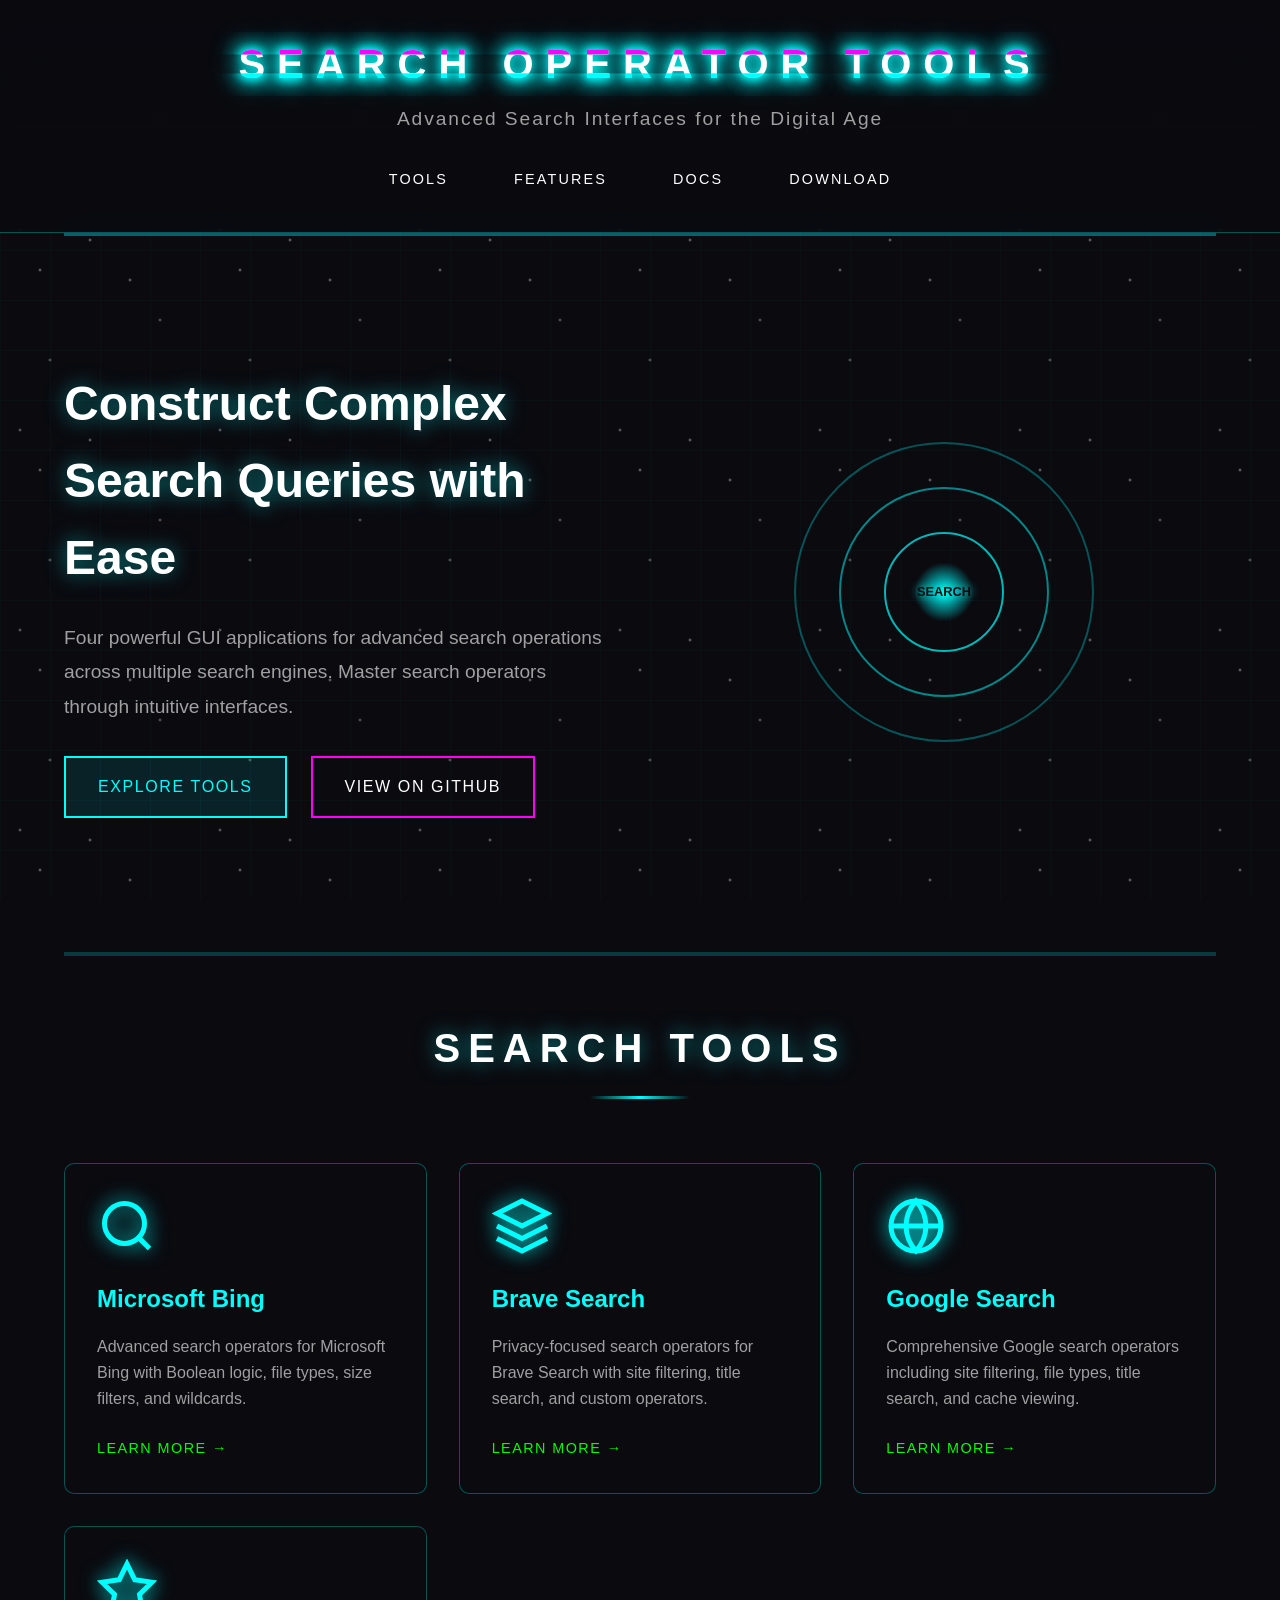
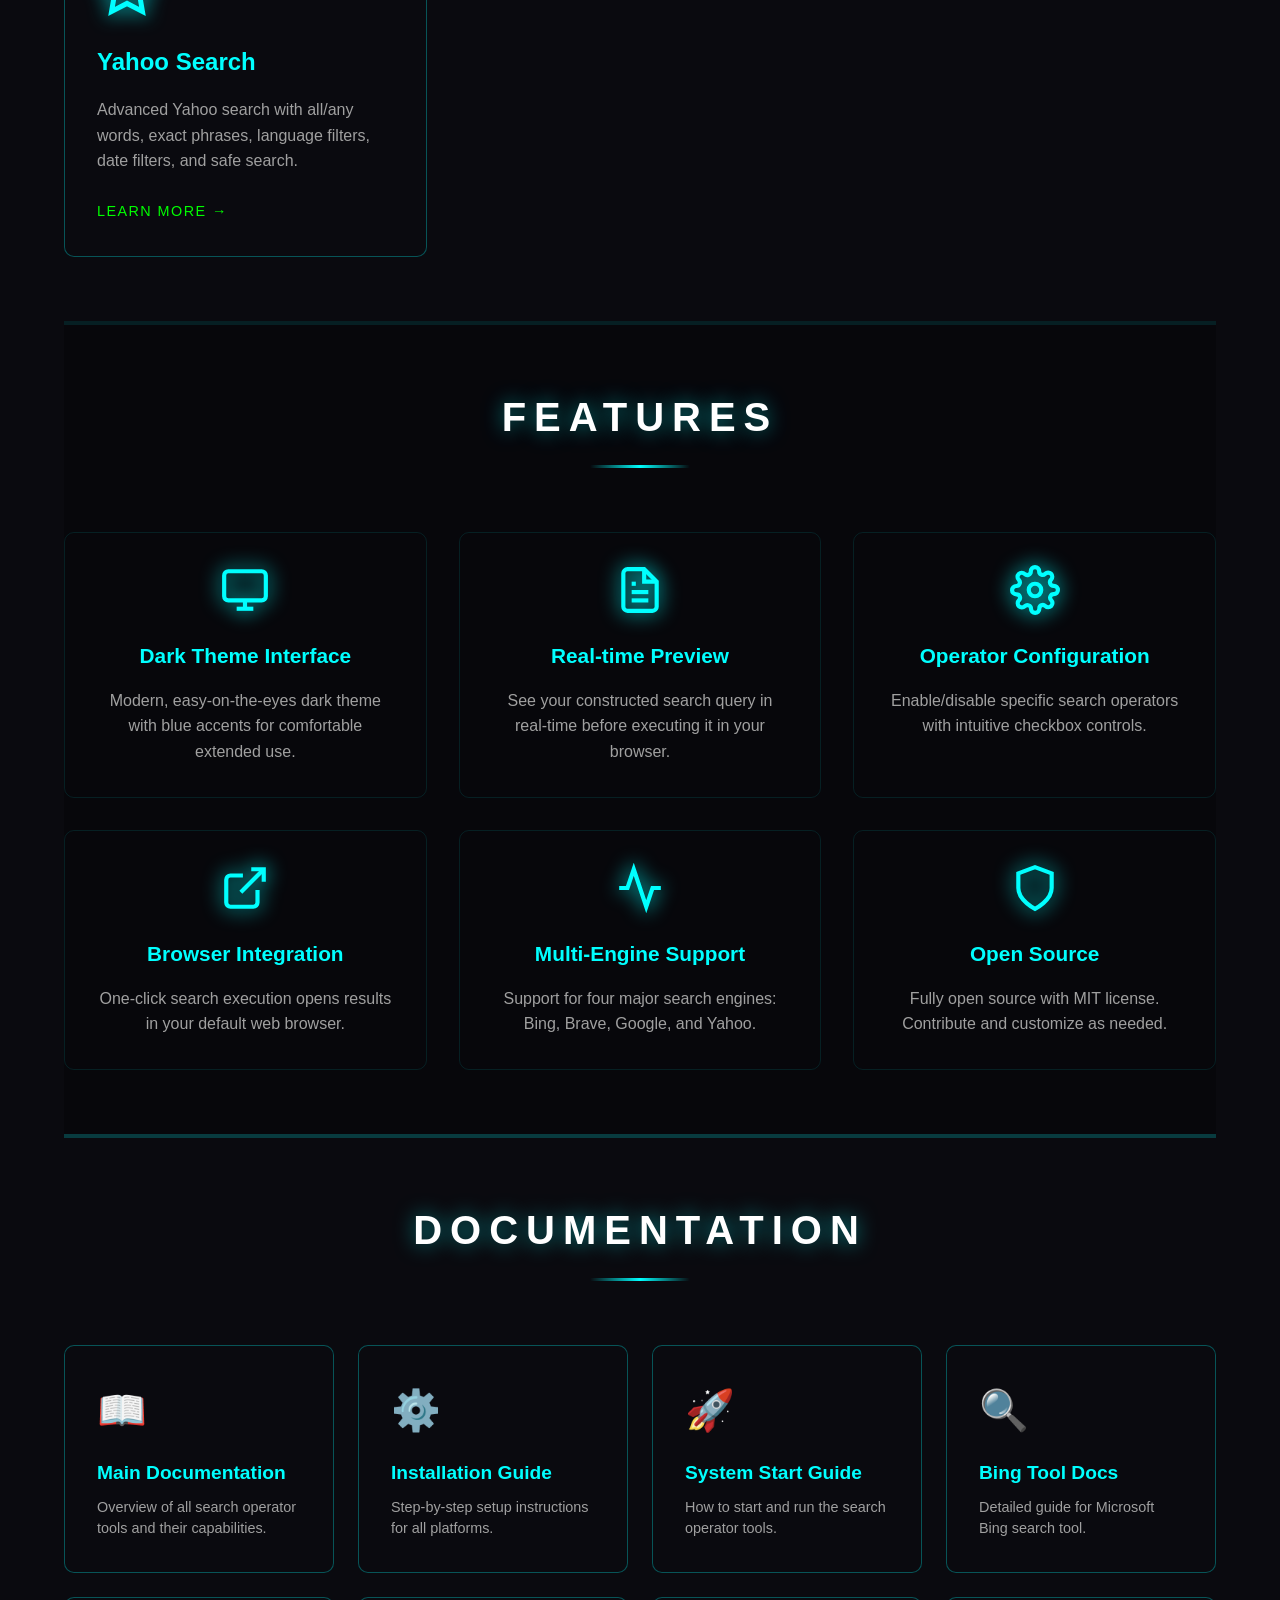
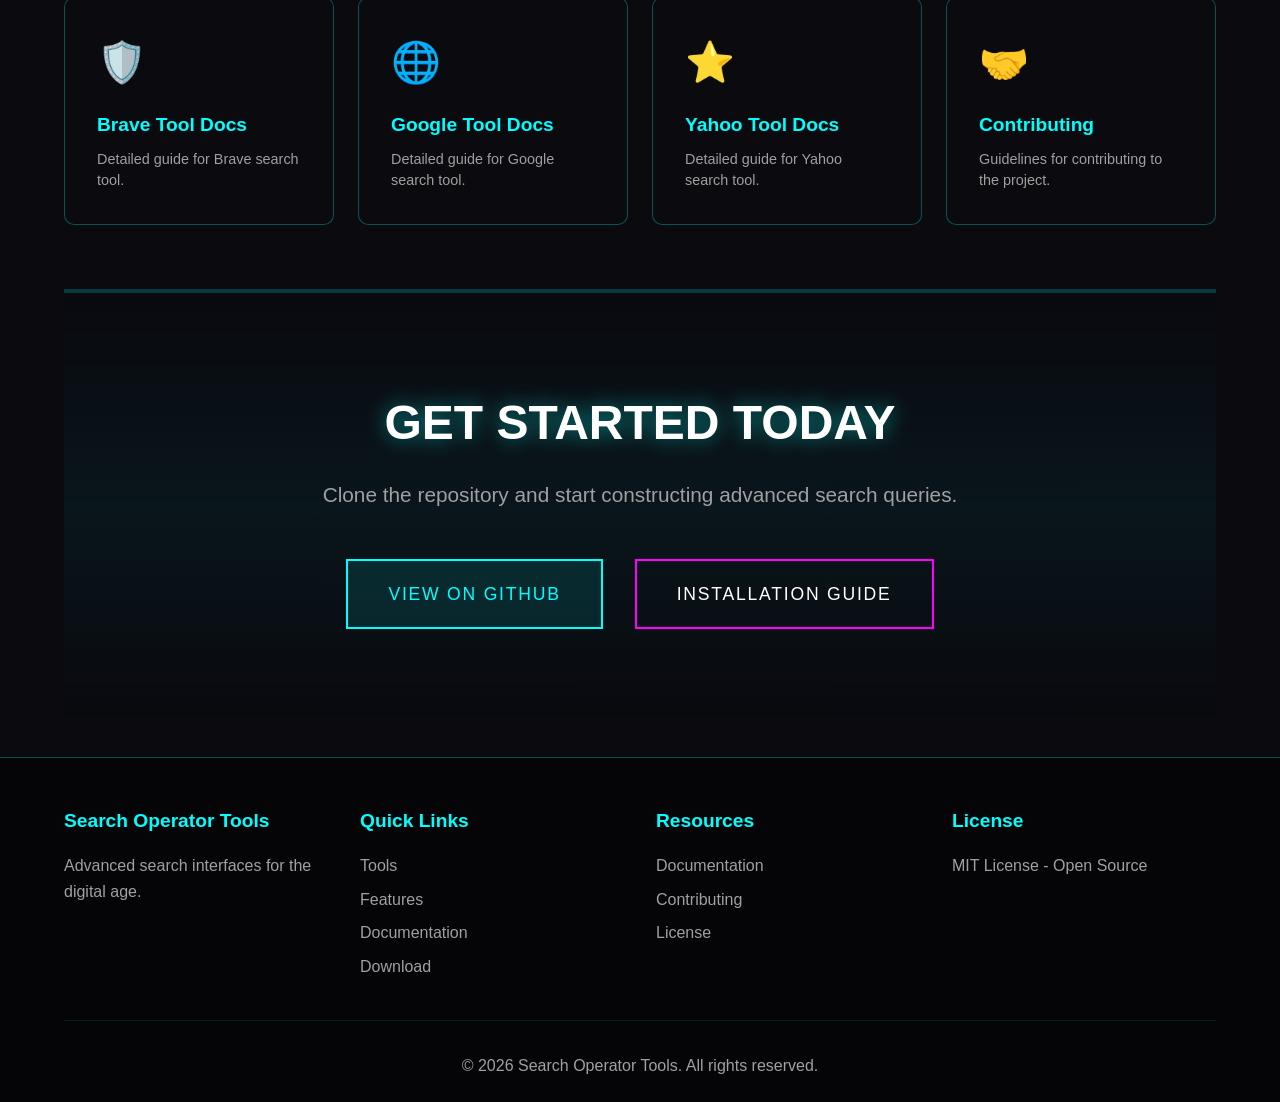
<file: index.html>
<!DOCTYPE html>
<html lang="en">
<head>
    <meta charset="UTF-8">
    <meta name="viewport" content="width=device-width, initial-scale=1.0">
    <title>Search Operator Tools - Advanced Search Interfaces</title>
    <link rel="stylesheet" href="css/style.css">
    <link rel="stylesheet" href="css/animations.css">
</head>
<body>
    <div class="stars"></div>
    <div class="grid-overlay"></div>
    
    <header class="main-header">
        <div class="header-content">
            <h1 class="glitch-text" data-text="SEARCH OPERATOR TOOLS">SEARCH OPERATOR TOOLS</h1>
            <p class="subtitle">Advanced Search Interfaces for the Digital Age</p>
        </div>
        <nav class="main-nav">
            <a href="#tools" class="nav-link">TOOLS</a>
            <a href="#features" class="nav-link">FEATURES</a>
            <a href="#docs" class="nav-link">DOCS</a>
            <a href="#download" class="nav-link">DOWNLOAD</a>
        </nav>
    </header>

    <main>
        <section class="hero-section">
            <div class="hero-content">
                <div class="hero-text">
                    <h2 class="fade-in">Construct Complex Search Queries with Ease</h2>
                    <p class="fade-in">Four powerful GUI applications for advanced search operations across multiple search engines. Master search operators through intuitive interfaces.</p>
                    <div class="cta-buttons">
                        <a href="#tools" class="cta-button primary">EXPLORE TOOLS</a>
                        <a href="https://github.com" class="cta-button secondary">VIEW ON GITHUB</a>
                    </div>
                </div>
                <div class="hero-visual">
                    <div class="hologram-container">
                        <div class="hologram-ring"></div>
                        <div class="hologram-ring"></div>
                        <div class="hologram-ring"></div>
                        <div class="hologram-core">
                            <span class="holo-text">SEARCH</span>
                        </div>
                    </div>
                </div>
            </div>
        </section>

        <section id="tools" class="tools-section">
            <div class="section-header">
                <h2 class="section-title">SEARCH TOOLS</h2>
                <div class="section-divider"></div>
            </div>
            <div class="tools-grid">
                <div class="tool-card" data-tool="bing">
                    <div class="card-icon">
                        <svg viewBox="0 0 24 24" fill="none" stroke="currentColor" stroke-width="2">
                            <circle cx="11" cy="11" r="8"></circle>
                            <line x1="21" y1="21" x2="16.65" y2="16.65"></line>
                        </svg>
                    </div>
                    <h3>Microsoft Bing</h3>
                    <p>Advanced search operators for Microsoft Bing with Boolean logic, file types, size filters, and wildcards.</p>
                    <a href="https://autobotsolutions.github.io/Search-Operators-Tools/pages/bing.html" class="card-link">LEARN MORE →</a>
                </div>

                <div class="tool-card" data-tool="brave">
                    <div class="card-icon">
                        <svg viewBox="0 0 24 24" fill="none" stroke="currentColor" stroke-width="2">
                            <path d="M12 2L2 7l10 5 10-5-10-5z"></path>
                            <path d="M2 17l10 5 10-5"></path>
                            <path d="M2 12l10 5 10-5"></path>
                        </svg>
                    </div>
                    <h3>Brave Search</h3>
                    <p>Privacy-focused search operators for Brave Search with site filtering, title search, and custom operators.</p>
                    <a href="https://autobotsolutions.github.io/Search-Operators-Tools/pages/brave.html" class="card-link">LEARN MORE →</a>
                </div>

                <div class="tool-card" data-tool="google">
                    <div class="card-icon">
                        <svg viewBox="0 0 24 24" fill="none" stroke="currentColor" stroke-width="2">
                            <circle cx="12" cy="12" r="10"></circle>
                            <line x1="2" y1="12" x2="22" y2="12"></line>
                            <path d="M12 2a15.3 15.3 0 0 1 4 10 15.3 15.3 0 0 1-4 10 15.3 15.3 0 0 1-4-10 15.3 15.3 0 0 1 4-10z"></path>
                        </svg>
                    </div>
                    <h3>Google Search</h3>
                    <p>Comprehensive Google search operators including site filtering, file types, title search, and cache viewing.</p>
                    <a href="https://autobotsolutions.github.io/Search-Operators-Tools/pages/google.html" class="card-link">LEARN MORE →</a>
                </div>

                <div class="tool-card" data-tool="yahoo">
                    <div class="card-icon">
                        <svg viewBox="0 0 24 24" fill="none" stroke="currentColor" stroke-width="2">
                            <polygon points="12 2 15.09 8.26 22 9.27 17 14.14 18.18 21.02 12 17.77 5.82 21.02 7 14.14 2 9.27 8.91 8.26 12 2"></polygon>
                        </svg>
                    </div>
                    <h3>Yahoo Search</h3>
                    <p>Advanced Yahoo search with all/any words, exact phrases, language filters, date filters, and safe search.</p>
                    <a href="https://autobotsolutions.github.io/Search-Operators-Tools/pages/yahoo.html" class="card-link">LEARN MORE →</a>
                </div>
            </div>
        </section>

        <section id="features" class="features-section">
            <div class="section-header">
                <h2 class="section-title">FEATURES</h2>
                <div class="section-divider"></div>
            </div>
            <div class="features-grid">
                <div class="feature-item">
                    <div class="feature-icon">
                        <svg viewBox="0 0 24 24" fill="none" stroke="currentColor" stroke-width="2">
                            <rect x="2" y="3" width="20" height="14" rx="2" ry="2"></rect>
                            <line x1="8" y1="21" x2="16" y2="21"></line>
                            <line x1="12" y1="17" x2="12" y2="21"></line>
                        </svg>
                    </div>
                    <h3>Dark Theme Interface</h3>
                    <p>Modern, easy-on-the-eyes dark theme with blue accents for comfortable extended use.</p>
                </div>

                <div class="feature-item">
                    <div class="feature-icon">
                        <svg viewBox="0 0 24 24" fill="none" stroke="currentColor" stroke-width="2">
                            <path d="M14 2H6a2 2 0 0 0-2 2v16a2 2 0 0 0 2 2h12a2 2 0 0 0 2-2V8z"></path>
                            <polyline points="14 2 14 8 20 8"></polyline>
                            <line x1="16" y1="13" x2="8" y2="13"></line>
                            <line x1="16" y1="17" x2="8" y2="17"></line>
                            <polyline points="10 9 9 9 8 9"></polyline>
                        </svg>
                    </div>
                    <h3>Real-time Preview</h3>
                    <p>See your constructed search query in real-time before executing it in your browser.</p>
                </div>

                <div class="feature-item">
                    <div class="feature-icon">
                        <svg viewBox="0 0 24 24" fill="none" stroke="currentColor" stroke-width="2">
                            <circle cx="12" cy="12" r="3"></circle>
                            <path d="M19.4 15a1.65 1.65 0 0 0 .33 1.82l.06.06a2 2 0 0 1 0 2.83 2 2 0 0 1-2.83 0l-.06-.06a1.65 1.65 0 0 0-1.82-.33 1.65 1.65 0 0 0-1 1.51V21a2 2 0 0 1-2 2 2 2 0 0 1-2-2v-.09A1.65 1.65 0 0 0 9 19.4a1.65 1.65 0 0 0-1.82.33l-.06.06a2 2 0 0 1-2.83 0 2 2 0 0 1 0-2.83l.06-.06a1.65 1.65 0 0 0 .33-1.82 1.65 1.65 0 0 0-1.51-1H3a2 2 0 0 1-2-2 2 2 0 0 1 2-2h.09A1.65 1.65 0 0 0 4.6 9a1.65 1.65 0 0 0-.33-1.82l-.06-.06a2 2 0 0 1 0-2.83 2 2 0 0 1 2.83 0l.06.06a1.65 1.65 0 0 0 1.82.33H9a1.65 1.65 0 0 0 1-1.51V3a2 2 0 0 1 2-2 2 2 0 0 1 2 2v.09a1.65 1.65 0 0 0 1 1.51 1.65 1.65 0 0 0 1.82-.33l.06-.06a2 2 0 0 1 2.83 0 2 2 0 0 1 0 2.83l-.06.06a1.65 1.65 0 0 0-.33 1.82V9a1.65 1.65 0 0 0 1.51 1H21a2 2 0 0 1 2 2 2 2 0 0 1-2 2h-.09a1.65 1.65 0 0 0-1.51 1z"></path>
                        </svg>
                    </div>
                    <h3>Operator Configuration</h3>
                    <p>Enable/disable specific search operators with intuitive checkbox controls.</p>
                </div>

                <div class="feature-item">
                    <div class="feature-icon">
                        <svg viewBox="0 0 24 24" fill="none" stroke="currentColor" stroke-width="2">
                            <path d="M18 13v6a2 2 0 0 1-2 2H5a2 2 0 0 1-2-2V8a2 2 0 0 1 2-2h6"></path>
                            <polyline points="15 3 21 3 21 9"></polyline>
                            <line x1="10" y1="14" x2="21" y2="3"></line>
                        </svg>
                    </div>
                    <h3>Browser Integration</h3>
                    <p>One-click search execution opens results in your default web browser.</p>
                </div>

                <div class="feature-item">
                    <div class="feature-icon">
                        <svg viewBox="0 0 24 24" fill="none" stroke="currentColor" stroke-width="2">
                            <polyline points="22 12 18 12 15 21 9 3 6 12 2 12"></polyline>
                        </svg>
                    </div>
                    <h3>Multi-Engine Support</h3>
                    <p>Support for four major search engines: Bing, Brave, Google, and Yahoo.</p>
                </div>

                <div class="feature-item">
                    <div class="feature-icon">
                        <svg viewBox="0 0 24 24" fill="none" stroke="currentColor" stroke-width="2">
                            <path d="M12 22s8-4 8-10V5l-8-3-8 3v7c0 6 8 10 8 10z"></path>
                        </svg>
                    </div>
                    <h3>Open Source</h3>
                    <p>Fully open source with MIT license. Contribute and customize as needed.</p>
                </div>
            </div>
        </section>

        <section id="docs" class="docs-section">
            <div class="section-header">
                <h2 class="section-title">DOCUMENTATION</h2>
                <div class="section-divider"></div>
            </div>
            <div class="docs-grid">
                <a href="https://github.com/AutoBotSolutions/Search-Operators-Tools/blob/main/documentation/README.md" class="doc-link" target="_blank">
                    <div class="doc-icon">📖</div>
                    <h3>Main Documentation</h3>
                    <p>Overview of all search operator tools and their capabilities.</p>
                </a>
                <a href="https://github.com/AutoBotSolutions/Search-Operators-Tools/blob/main/documentation/INSTALLATION.md" class="doc-link" target="_blank">
                    <div class="doc-icon">⚙️</div>
                    <h3>Installation Guide</h3>
                    <p>Step-by-step setup instructions for all platforms.</p>
                </a>
                <a href="https://github.com/AutoBotSolutions/Search-Operators-Tools/blob/main/documentation/SYSTEM_START_GUIDE.md" class="doc-link" target="_blank">
                    <div class="doc-icon">🚀</div>
                    <h3>System Start Guide</h3>
                    <p>How to start and run the search operator tools.</p>
                </a>
                <a href="https://github.com/AutoBotSolutions/Search-Operators-Tools/blob/main/documentation/BING_SEARCH_TOOL.md" class="doc-link" target="_blank">
                    <div class="doc-icon">🔍</div>
                    <h3>Bing Tool Docs</h3>
                    <p>Detailed guide for Microsoft Bing search tool.</p>
                </a>
                <a href="https://github.com/AutoBotSolutions/Search-Operators-Tools/blob/main/documentation/BRAVE_SEARCH_TOOL.md" class="doc-link" target="_blank">
                    <div class="doc-icon">🛡️</div>
                    <h3>Brave Tool Docs</h3>
                    <p>Detailed guide for Brave search tool.</p>
                </a>
                <a href="https://github.com/AutoBotSolutions/Search-Operators-Tools/blob/main/documentation/GOOGLE_SEARCH_TOOL.md" class="doc-link" target="_blank">
                    <div class="doc-icon">🌐</div>
                    <h3>Google Tool Docs</h3>
                    <p>Detailed guide for Google search tool.</p>
                </a>
                <a href="https://github.com/AutoBotSolutions/Search-Operators-Tools/blob/main/documentation/YAHOO_SEARCH_TOOL.md" class="doc-link" target="_blank">
                    <div class="doc-icon">⭐</div>
                    <h3>Yahoo Tool Docs</h3>
                    <p>Detailed guide for Yahoo search tool.</p>
                </a>
                <a href="CONTRIBUTING.md" class="doc-link">
                    <div class="doc-icon">🤝</div>
                    <h3>Contributing</h3>
                    <p>Guidelines for contributing to the project.</p>
                </a>
            </div>
        </section>

        <section id="download" class="download-section">
            <div class="download-content">
                <h2 class="download-title">GET STARTED TODAY</h2>
                <p class="download-subtitle">Clone the repository and start constructing advanced search queries.</p>
                <div class="download-buttons">
                    <a href="https://github.com/AutoBotSolutions/Search-Operators-Tools" class="download-button primary"
                        <svg viewBox="0 0 24 24" fill="currentColor">
                            <path d="M12 0c-6.626 0-12 5.373-12 12 0 5.302 3.438 9.8 8.207 11.387.599.111.793-.261.793-.577v-2.234c-3.338.726-4.033-1.416-4.033-1.416-.546-1.387-1.333-1.756-1.333-1.756-1.089-.745.083-.729.083-.729 1.205.084 1.839 1.237 1.839 1.237 1.07 1.834 2.807 1.304 3.492.997.107-.775.418-1.305.762-1.604-2.665-.305-5.467-1.334-5.467-5.931 0-1.311.469-2.381 1.236-3.221-.124-.303-.535-1.524.117-3.176 0 0 1.008-.322 3.301 1.23.957-.266 1.983-.399 3.003-.404 1.02.005 2.047.138 3.006.404 2.291-1.552 3.297-1.23 3.297-1.23.653 1.653.242 2.874.118 3.176.77.84 1.235 1.911 1.235 3.221 0 4.609-2.807 5.624-5.479 5.921.43.372.823 1.102.823 2.222v3.293c0 .319.192.694.801.576 4.765-1.589 8.199-6.086 8.199-11.386 0-6.627-5.373-12-12-12z"/>
                        </svg>
                        VIEW ON GITHUB
                    </a>
                    <a href="../docs/INSTALLATION.md" class="download-button secondary">
                        INSTALLATION GUIDE
                    </a>
                </div>
            </div>
        </section>
    </main>

    <footer class="main-footer">
        <div class="footer-content">
            <div class="footer-section">
                <h3>Search Operator Tools</h3>
                <p>Advanced search interfaces for the digital age.</p>
            </div>
            <div class="footer-section">
                <h3>Quick Links</h3>
                <ul>
                    <li><a href="#tools">Tools</a></li>
                    <li><a href="#features">Features</a></li>
                    <li><a href="#docs">Documentation</a></li>
                    <li><a href="#download">Download</a></li>
                </ul>
            </div>
            <div class="footer-section">
                <h3>Resources</h3>
                <ul>
                    <li><a href="https://github.com/AutoBotSolutions/Search-Operators-Tools/blob/main/documentation/README.md" target="_blank">Documentation</a></li>
                    <li><a href="https://github.com/AutoBotSolutions/Search-Operators-Tools/blob/main/CONTRIBUTING.md" target="_blank">Contributing</a></li>
                    <li><a href="https://github.com/AutoBotSolutions/Search-Operators-Tools/blob/main/LICENSE" target="_blank">License</a></li>
                </ul>
            </div>
            <div class="footer-section">
                <h3>License</h3>
                <p>MIT License - Open Source</p>
            </div>
        </div>
        <div class="footer-bottom">
            <p>&copy; 2026 Search Operator Tools. All rights reserved.</p>
        </div>
    </footer>

    <script src="js/animations.js"></script>
    <script src="js/interactive.js"></script>
</body>
</html>
</file>
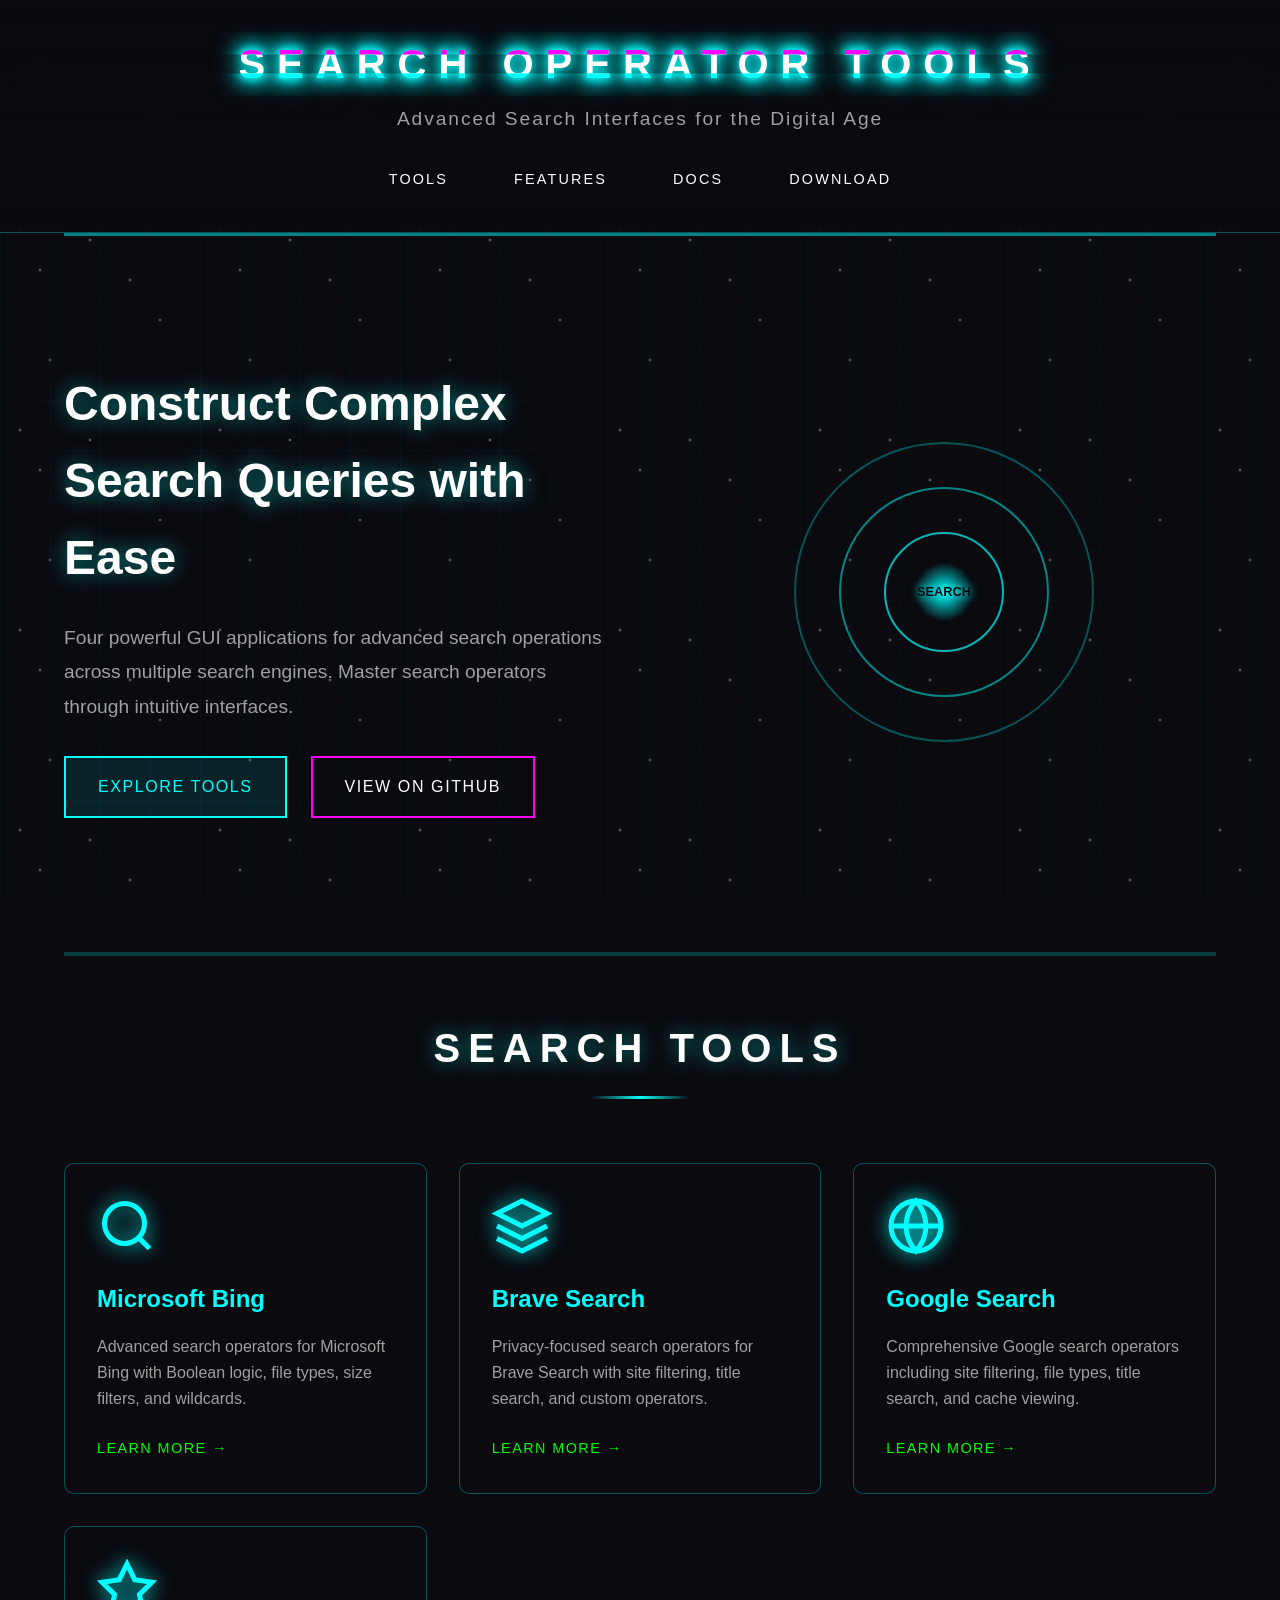
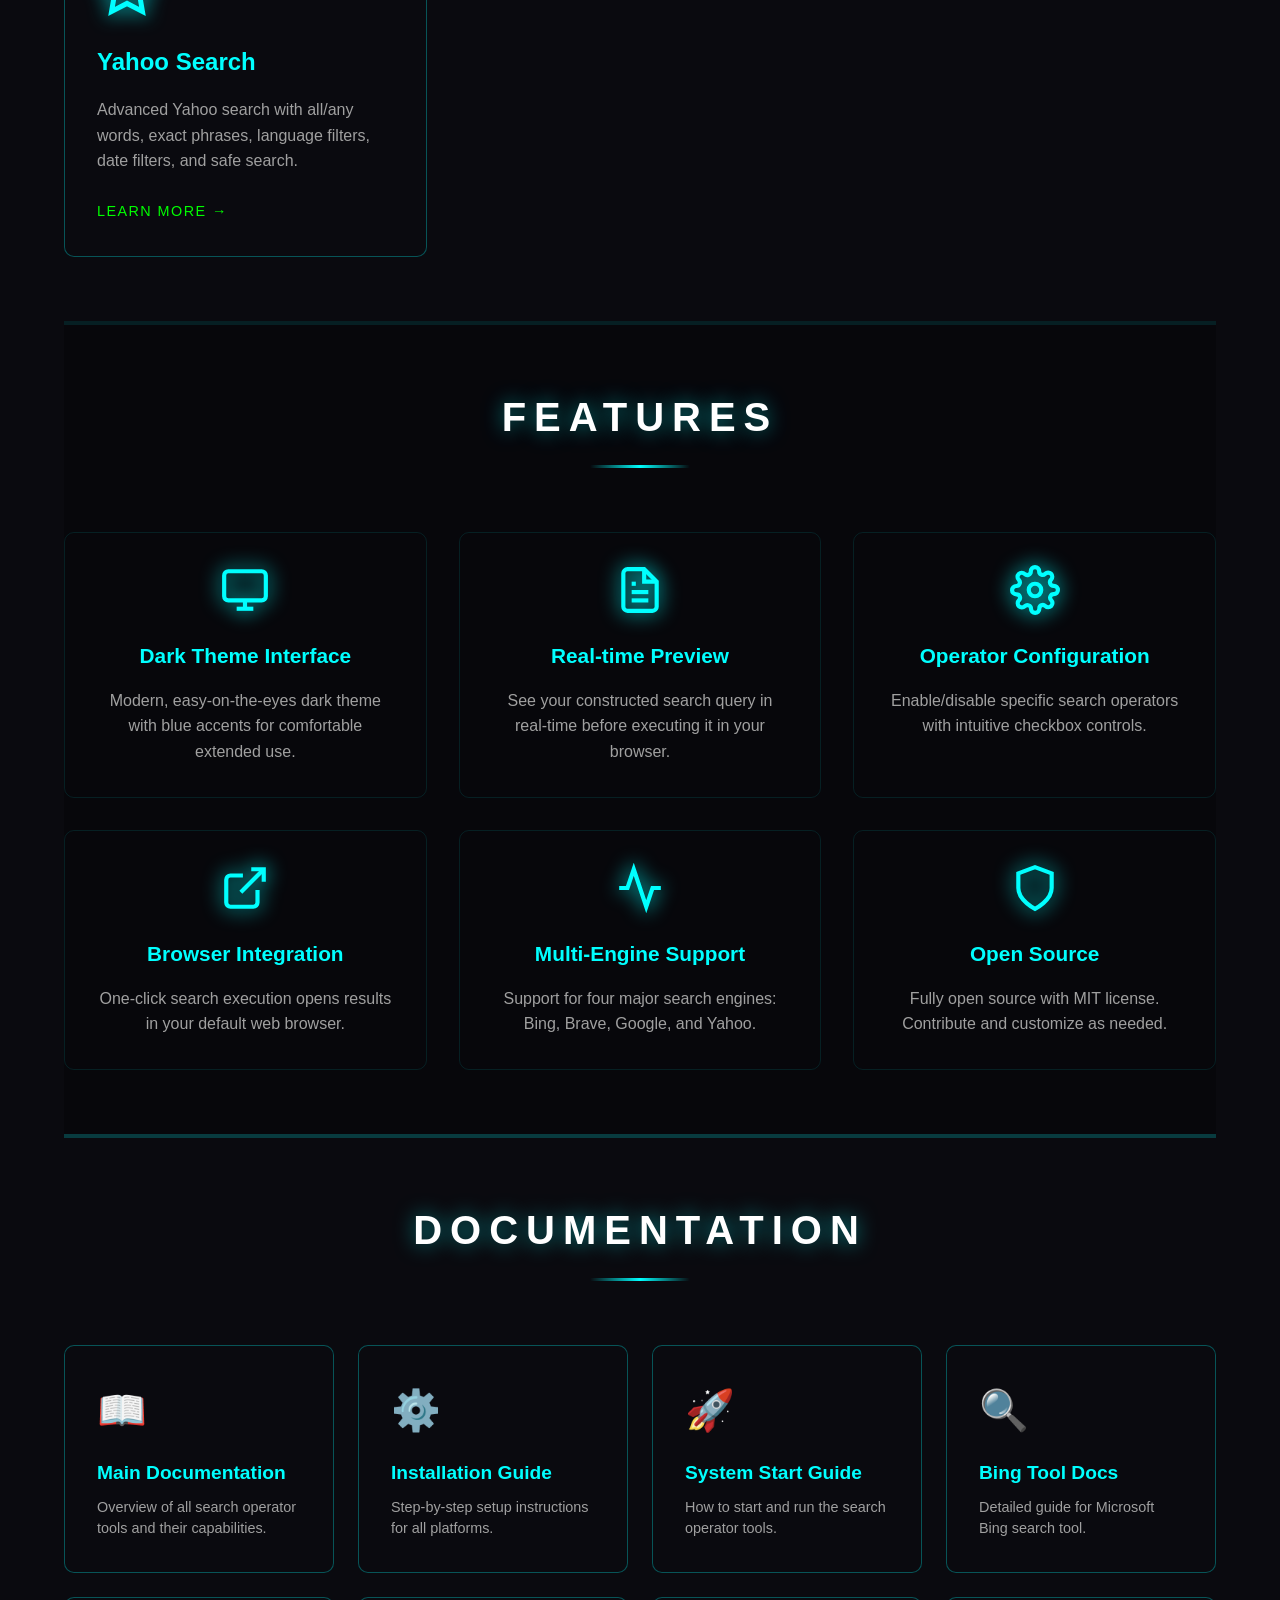
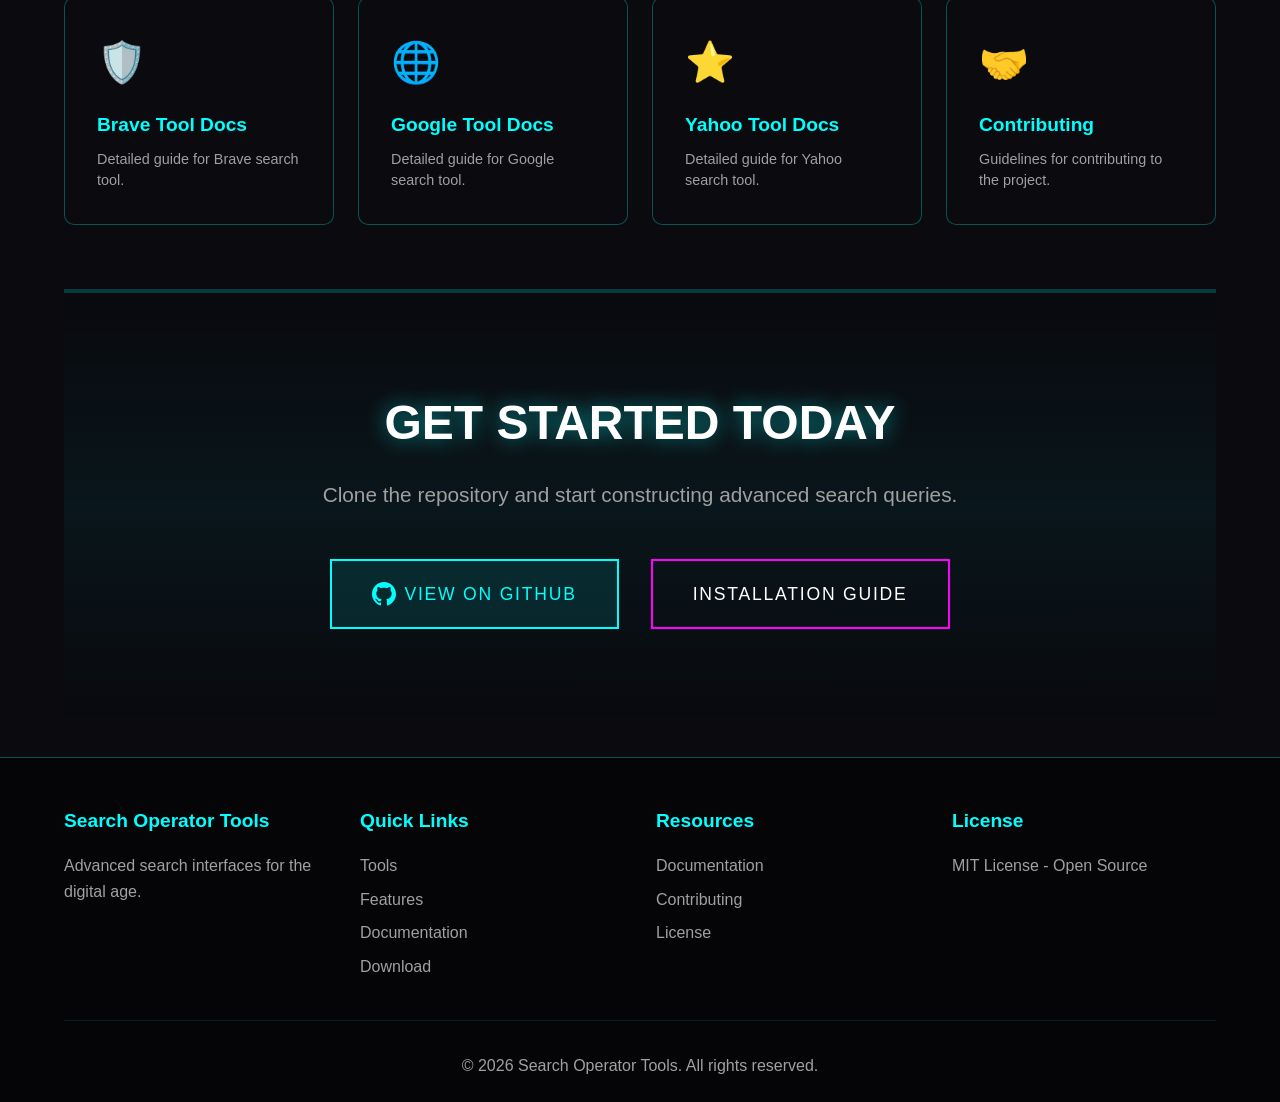
<file: site/index.html>
<!DOCTYPE html>
<html lang="en">
<head>
    <meta charset="UTF-8">
    <meta name="viewport" content="width=device-width, initial-scale=1.0">
    <title>Search Operator Tools - Advanced Search Interfaces</title>
    <link rel="stylesheet" href="css/style.css">
    <link rel="stylesheet" href="css/animations.css">
</head>
<body>
    <div class="stars"></div>
    <div class="grid-overlay"></div>
    
    <header class="main-header">
        <div class="header-content">
            <h1 class="glitch-text" data-text="SEARCH OPERATOR TOOLS">SEARCH OPERATOR TOOLS</h1>
            <p class="subtitle">Advanced Search Interfaces for the Digital Age</p>
        </div>
        <nav class="main-nav">
            <a href="#tools" class="nav-link">TOOLS</a>
            <a href="#features" class="nav-link">FEATURES</a>
            <a href="#docs" class="nav-link">DOCS</a>
            <a href="#download" class="nav-link">DOWNLOAD</a>
        </nav>
    </header>

    <main>
        <section class="hero-section">
            <div class="hero-content">
                <div class="hero-text">
                    <h2 class="fade-in">Construct Complex Search Queries with Ease</h2>
                    <p class="fade-in">Four powerful GUI applications for advanced search operations across multiple search engines. Master search operators through intuitive interfaces.</p>
                    <div class="cta-buttons">
                        <a href="#tools" class="cta-button primary">EXPLORE TOOLS</a>
                        <a href="https://github.com" class="cta-button secondary">VIEW ON GITHUB</a>
                    </div>
                </div>
                <div class="hero-visual">
                    <div class="hologram-container">
                        <div class="hologram-ring"></div>
                        <div class="hologram-ring"></div>
                        <div class="hologram-ring"></div>
                        <div class="hologram-core">
                            <span class="holo-text">SEARCH</span>
                        </div>
                    </div>
                </div>
            </div>
        </section>

        <section id="tools" class="tools-section">
            <div class="section-header">
                <h2 class="section-title">SEARCH TOOLS</h2>
                <div class="section-divider"></div>
            </div>
            <div class="tools-grid">
                <div class="tool-card" data-tool="bing">
                    <div class="card-icon">
                        <svg viewBox="0 0 24 24" fill="none" stroke="currentColor" stroke-width="2">
                            <circle cx="11" cy="11" r="8"></circle>
                            <line x1="21" y1="21" x2="16.65" y2="16.65"></line>
                        </svg>
                    </div>
                    <h3>Microsoft Bing</h3>
                    <p>Advanced search operators for Microsoft Bing with Boolean logic, file types, size filters, and wildcards.</p>
                    <a href="pages/bing.html" class="card-link">LEARN MORE →</a>
                </div>

                <div class="tool-card" data-tool="brave">
                    <div class="card-icon">
                        <svg viewBox="0 0 24 24" fill="none" stroke="currentColor" stroke-width="2">
                            <path d="M12 2L2 7l10 5 10-5-10-5zM2 17l10 5 10-5M2 12l10 5 10-5"></path>
                        </svg>
                    </div>
                    <h3>Brave Search</h3>
                    <p>Privacy-focused search operators for Brave Search with site filtering, title search, and custom operators.</p>
                    <a href="pages/brave.html" class="card-link">LEARN MORE →</a>
                </div>

                <div class="tool-card" data-tool="google">
                    <div class="card-icon">
                        <svg viewBox="0 0 24 24" fill="none" stroke="currentColor" stroke-width="2">
                            <circle cx="12" cy="12" r="10"></circle>
                            <line x1="2" y1="12" x2="22" y2="12"></line>
                            <path d="M12 2a15.3 15.3 0 0 1 4 10 15.3 15.3 0 0 1-4 10 15.3 15.3 0 0 1-4-10 15.3 15.3 0 0 1 4-10z"></path>
                        </svg>
                    </div>
                    <h3>Google Search</h3>
                    <p>Comprehensive Google search operators including site filtering, file types, title search, and cache viewing.</p>
                    <a href="pages/google.html" class="card-link">LEARN MORE →</a>
                </div>

                <div class="tool-card" data-tool="yahoo">
                    <div class="card-icon">
                        <svg viewBox="0 0 24 24" fill="none" stroke="currentColor" stroke-width="2">
                            <polygon points="12 2 15.09 8.26 22 9.27 17 14.14 18.18 21.02 12 17.77 5.82 21.02 7 14.14 2 9.27 8.91 8.26 12 2"></polygon>
                        </svg>
                    </div>
                    <h3>Yahoo Search</h3>
                    <p>Advanced Yahoo search with all/any words, exact phrases, language filters, date filters, and safe search.</p>
                    <a href="pages/yahoo.html" class="card-link">LEARN MORE →</a>
                </div>
            </div>
        </section>

        <section id="features" class="features-section">
            <div class="section-header">
                <h2 class="section-title">FEATURES</h2>
                <div class="section-divider"></div>
            </div>
            <div class="features-grid">
                <div class="feature-item">
                    <div class="feature-icon">
                        <svg viewBox="0 0 24 24" fill="none" stroke="currentColor" stroke-width="2">
                            <rect x="2" y="3" width="20" height="14" rx="2" ry="2"></rect>
                            <line x1="8" y1="21" x2="16" y2="21"></line>
                            <line x1="12" y1="17" x2="12" y2="21"></line>
                        </svg>
                    </div>
                    <h3>Dark Theme Interface</h3>
                    <p>Modern, easy-on-the-eyes dark theme with blue accents for comfortable extended use.</p>
                </div>

                <div class="feature-item">
                    <div class="feature-icon">
                        <svg viewBox="0 0 24 24" fill="none" stroke="currentColor" stroke-width="2">
                            <path d="M14 2H6a2 2 0 0 0-2 2v16a2 2 0 0 0 2 2h12a2 2 0 0 0 2-2V8z"></path>
                            <polyline points="14 2 14 8 20 8"></polyline>
                            <line x1="16" y1="13" x2="8" y2="13"></line>
                            <line x1="16" y1="17" x2="8" y2="17"></line>
                            <polyline points="10 9 9 9 8 9"></polyline>
                        </svg>
                    </div>
                    <h3>Real-time Preview</h3>
                    <p>See your constructed search query in real-time before executing it in your browser.</p>
                </div>

                <div class="feature-item">
                    <div class="feature-icon">
                        <svg viewBox="0 0 24 24" fill="none" stroke="currentColor" stroke-width="2">
                            <circle cx="12" cy="12" r="3"></circle>
                            <path d="M19.4 15a1.65 1.65 0 0 0 .33 1.82l.06.06a2 2 0 0 1 0 2.83 2 2 0 0 1-2.83 0l-.06-.06a1.65 1.65 0 0 0-1.82-.33 1.65 1.65 0 0 0-1 1.51V21a2 2 0 0 1-2 2 2 2 0 0 1-2-2v-.09A1.65 1.65 0 0 0 9 19.4a1.65 1.65 0 0 0-1.82.33l-.06.06a2 2 0 0 1-2.83 0 2 2 0 0 1 0-2.83l.06-.06a1.65 1.65 0 0 0 .33-1.82 1.65 1.65 0 0 0-1.51-1H3a2 2 0 0 1-2-2 2 2 0 0 1 2-2h.09A1.65 1.65 0 0 0 4.6 9a1.65 1.65 0 0 0-.33-1.82l-.06-.06a2 2 0 0 1 0-2.83 2 2 0 0 1 2.83 0l.06.06a1.65 1.65 0 0 0 1.82.33H9a1.65 1.65 0 0 0 1-1.51V3a2 2 0 0 1 2-2 2 2 0 0 1 2 2v.09a1.65 1.65 0 0 0 1 1.51 1.65 1.65 0 0 0 1.82-.33l.06-.06a2 2 0 0 1 2.83 0 2 2 0 0 1 0 2.83l-.06.06a1.65 1.65 0 0 0-.33 1.82V9a1.65 1.65 0 0 0 1.51 1H21a2 2 0 0 1 2 2 2 2 0 0 1-2 2h-.09a1.65 1.65 0 0 0-1.51 1z"></path>
                        </svg>
                    </div>
                    <h3>Operator Configuration</h3>
                    <p>Enable/disable specific search operators with intuitive checkbox controls.</p>
                </div>

                <div class="feature-item">
                    <div class="feature-icon">
                        <svg viewBox="0 0 24 24" fill="none" stroke="currentColor" stroke-width="2">
                            <path d="M18 13v6a2 2 0 0 1-2 2H5a2 2 0 0 1-2-2V8a2 2 0 0 1 2-2h6"></path>
                            <polyline points="15 3 21 3 21 9"></polyline>
                            <line x1="10" y1="14" x2="21" y2="3"></line>
                        </svg>
                    </div>
                    <h3>Browser Integration</h3>
                    <p>One-click search execution opens results in your default web browser.</p>
                </div>

                <div class="feature-item">
                    <div class="feature-icon">
                        <svg viewBox="0 0 24 24" fill="none" stroke="currentColor" stroke-width="2">
                            <polyline points="22 12 18 12 15 21 9 3 6 12 2 12"></polyline>
                        </svg>
                    </div>
                    <h3>Multi-Engine Support</h3>
                    <p>Support for four major search engines: Bing, Brave, Google, and Yahoo.</p>
                </div>

                <div class="feature-item">
                    <div class="feature-icon">
                        <svg viewBox="0 0 24 24" fill="none" stroke="currentColor" stroke-width="2">
                            <path d="M12 22s8-4 8-10V5l-8-3-8 3v7c0 6 8 10 8 10z"></path>
                        </svg>
                    </div>
                    <h3>Open Source</h3>
                    <p>Fully open source with MIT license. Contribute and customize as needed.</p>
                </div>
            </div>
        </section>

        <section id="docs" class="docs-section">
            <div class="section-header">
                <h2 class="section-title">DOCUMENTATION</h2>
                <div class="section-divider"></div>
            </div>
            <div class="docs-grid">
                <a href="../docs/README.md" class="doc-link">
                    <div class="doc-icon">📖</div>
                    <h3>Main Documentation</h3>
                    <p>Overview of all search operator tools and their capabilities.</p>
                </a>
                <a href="../docs/INSTALLATION.md" class="doc-link">
                    <div class="doc-icon">⚙️</div>
                    <h3>Installation Guide</h3>
                    <p>Step-by-step setup instructions for all platforms.</p>
                </a>
                <a href="../docs/SYSTEM_START_GUIDE.md" class="doc-link">
                    <div class="doc-icon">🚀</div>
                    <h3>System Start Guide</h3>
                    <p>How to start and run the search operator tools.</p>
                </a>
                <a href="../docs/BING_SEARCH_TOOL.md" class="doc-link">
                    <div class="doc-icon">🔍</div>
                    <h3>Bing Tool Docs</h3>
                    <p>Detailed guide for Microsoft Bing search tool.</p>
                </a>
                <a href="../docs/BRAVE_SEARCH_TOOL.md" class="doc-link">
                    <div class="doc-icon">🛡️</div>
                    <h3>Brave Tool Docs</h3>
                    <p>Detailed guide for Brave search tool.</p>
                </a>
                <a href="../docs/GOOGLE_SEARCH_TOOL.md" class="doc-link">
                    <div class="doc-icon">🌐</div>
                    <h3>Google Tool Docs</h3>
                    <p>Detailed guide for Google search tool.</p>
                </a>
                <a href="../docs/YAHOO_SEARCH_TOOL.md" class="doc-link">
                    <div class="doc-icon">⭐</div>
                    <h3>Yahoo Tool Docs</h3>
                    <p>Detailed guide for Yahoo search tool.</p>
                </a>
                <a href="../CONTRIBUTING.md" class="doc-link">
                    <div class="doc-icon">🤝</div>
                    <h3>Contributing</h3>
                    <p>Guidelines for contributing to the project.</p>
                </a>
            </div>
        </section>

        <section id="download" class="download-section">
            <div class="download-content">
                <h2 class="download-title">GET STARTED TODAY</h2>
                <p class="download-subtitle">Clone the repository and start constructing advanced search queries.</p>
                <div class="download-buttons">
                    <a href="https://github.com" class="download-button primary">
                        <svg viewBox="0 0 24 24" fill="currentColor">
                            <path d="M12 0c-6.626 0-12 5.373-12 12 0 5.302 3.438 9.8 8.207 11.387.599.111.793-.261.793-.577v-2.234c-3.338.726-4.033-1.416-4.033-1.416-.546-1.387-1.333-1.756-1.333-1.756-1.089-.745.083-.729.083-.729 1.205.084 1.839 1.237 1.839 1.237 1.07 1.834 2.807 1.304 3.492.997.107-.775.418-1.305.762-1.604-2.665-.305-5.467-1.334-5.467-5.931 0-1.311.469-2.381 1.236-3.221-.124-.303-.535-1.524.117-3.176 0 0 1.008-.322 3.301 1.23.957-.266 1.983-.399 3.003-.404 1.02.005 2.047.138 3.006.404 2.291-1.552 3.297-1.23 3.297-1.23.653 1.653.242 2.874.118 3.176.77.84 1.235 1.911 1.235 3.221 0 4.609-2.807 5.624-5.479 5.921.43.372.823 1.102.823 2.222v3.293c0 .319.192.694.801.576 4.765-1.589 8.199-6.086 8.199-11.386 0-6.627-5.373-12-12-12z"/>
                        </svg>
                        VIEW ON GITHUB
                    </a>
                    <a href="../docs/INSTALLATION.md" class="download-button secondary">
                        INSTALLATION GUIDE
                    </a>
                </div>
            </div>
        </section>
    </main>

    <footer class="main-footer">
        <div class="footer-content">
            <div class="footer-section">
                <h3>Search Operator Tools</h3>
                <p>Advanced search interfaces for the digital age.</p>
            </div>
            <div class="footer-section">
                <h3>Quick Links</h3>
                <ul>
                    <li><a href="#tools">Tools</a></li>
                    <li><a href="#features">Features</a></li>
                    <li><a href="#docs">Documentation</a></li>
                    <li><a href="#download">Download</a></li>
                </ul>
            </div>
            <div class="footer-section">
                <h3>Resources</h3>
                <ul>
                    <li><a href="../docs/README.md">Documentation</a></li>
                    <li><a href="../CONTRIBUTING.md">Contributing</a></li>
                    <li><a href="../LICENSE">License</a></li>
                </ul>
            </div>
            <div class="footer-section">
                <h3>License</h3>
                <p>MIT License - Open Source</p>
            </div>
        </div>
        <div class="footer-bottom">
            <p>&copy; 2026 Search Operator Tools. All rights reserved.</p>
        </div>
    </footer>

    <script src="js/animations.js"></script>
    <script src="js/interactive.js"></script>
</body>
</html>
</file>
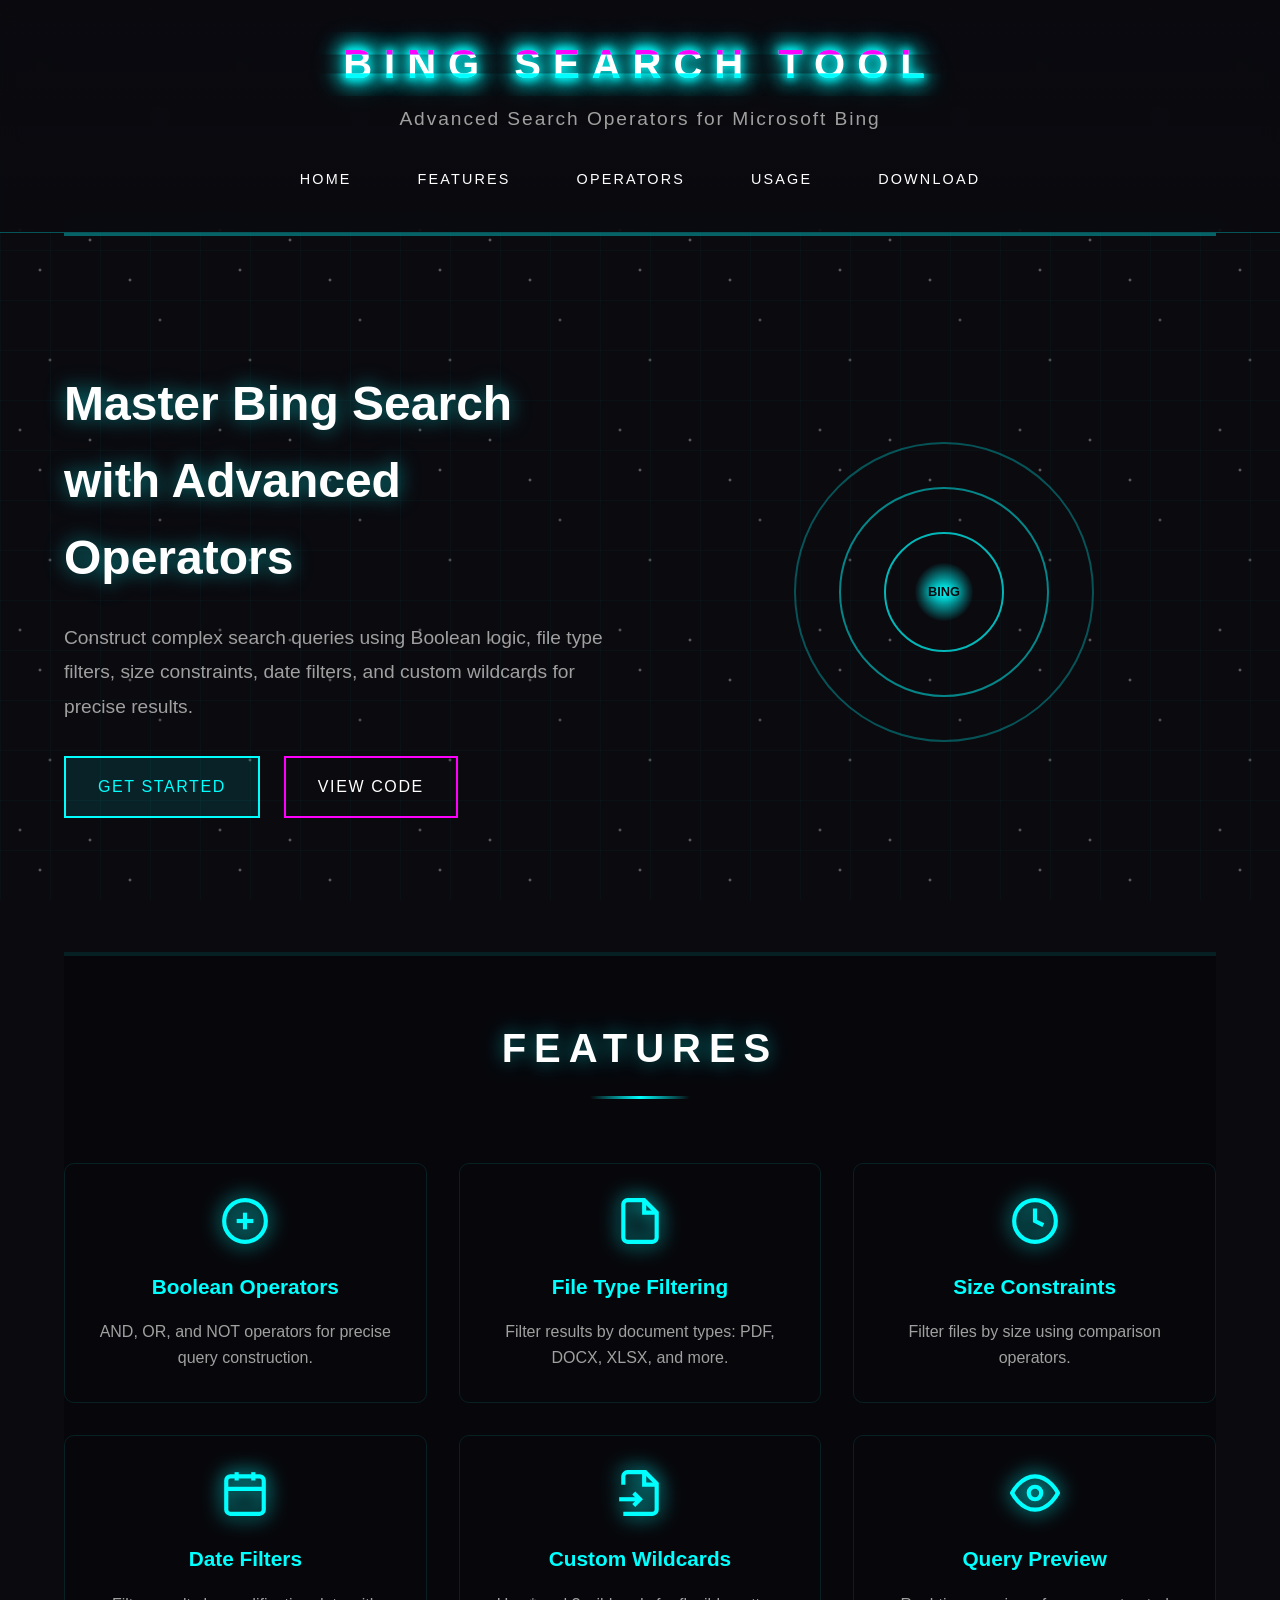
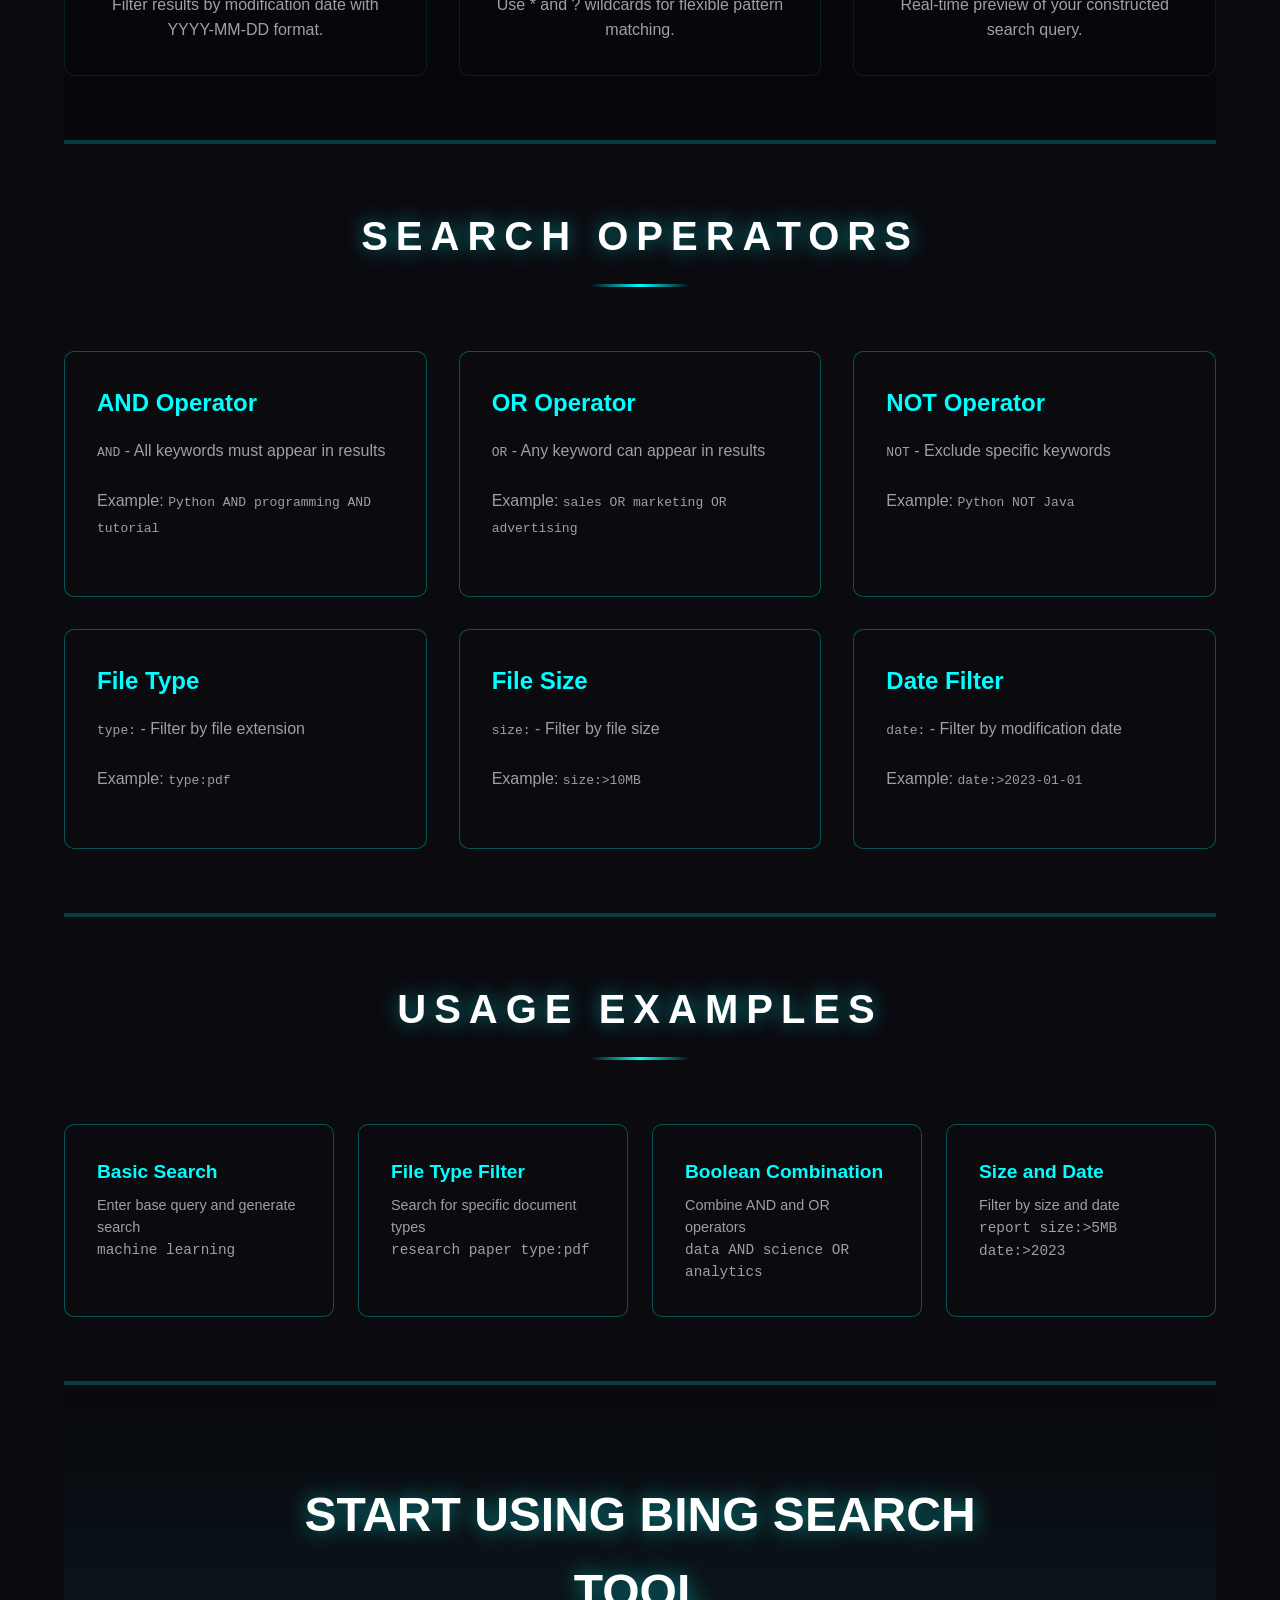
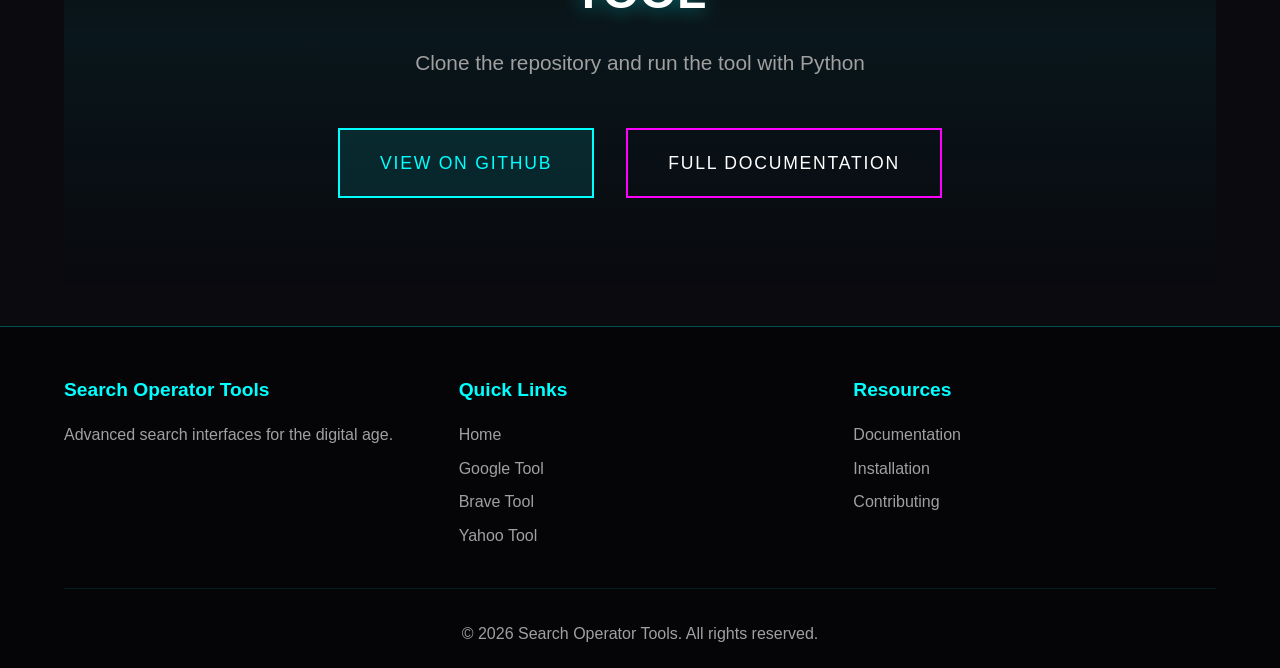
<file: pages/bing.html>
<!DOCTYPE html>
<html lang="en">
<head>
    <meta charset="UTF-8">
    <meta name="viewport" content="width=device-width, initial-scale=1.0">
    <title>Microsoft Bing Search Tool - Search Operator Tools</title>
    <meta name="description" content="Advanced Search Operators for Microsoft Bing">
    <link rel="stylesheet" href="https://autobotsolutions.github.io/Search-Operators-Tools/css/style.css">
    <link rel="stylesheet" href="https://autobotsolutions.github.io/Search-Operators-Tools/css/animations.css">
</head>
<body>
    <div class="stars"></div>
    <div class="grid-overlay"></div>
    
    <header class="main-header">
        <div class="header-content">
            <h1 class="glitch-text" data-text="BING SEARCH TOOL">BING SEARCH TOOL</h1>
            <p class="subtitle">Advanced Search Operators for Microsoft Bing</p>
        </div>
        <nav class="main-nav">
            <a href="https://autobotsolutions.github.io/Search-Operators-Tools/index.html" class="nav-link">HOME</a>
            <a href="#features" class="nav-link">FEATURES</a>
            <a href="#operators" class="nav-link">OPERATORS</a>
            <a href="#usage" class="nav-link">USAGE</a>
            <a href="https://autobotsolutions.github.io/Search-Operators-Tools/index.html#download" class="nav-link">DOWNLOAD</a>
        </nav>
    </header>

    <main>
        <section class="hero-section">
            <div class="hero-content">
                <div class="hero-text">
                    <h2 class="fade-in">Master Bing Search with Advanced Operators</h2>
                    <p class="fade-in">Construct complex search queries using Boolean logic, file type filters, size constraints, date filters, and custom wildcards for precise results.</p>
                    <div class="cta-buttons">
                        <a href="#usage" class="cta-button primary">GET STARTED</a>
                        <a href="https://github.com" class="cta-button secondary">VIEW CODE</a>
                    </div>
                </div>
                <div class="hero-visual">
                    <div class="hologram-container">
                        <div class="hologram-ring"></div>
                        <div class="hologram-ring"></div>
                        <div class="hologram-ring"></div>
                        <div class="hologram-core">
                            <span class="holo-text">BING</span>
                        </div>
                    </div>
                </div>
            </div>
        </section>

        <section id="features" class="features-section">
            <div class="section-header">
                <h2 class="section-title">FEATURES</h2>
                <div class="section-divider"></div>
            </div>
            <div class="features-grid">
                <div class="feature-item">
                    <div class="feature-icon">
                        <svg viewBox="0 0 24 24" fill="none" stroke="currentColor" stroke-width="2">
                            <circle cx="12" cy="12" r="10"></circle>
                            <line x1="12" y1="8" x2="12" y2="16"></line>
                            <line x1="8" y1="12" x2="16" y2="12"></line>
                        </svg>
                    </div>
                    <h3>Boolean Operators</h3>
                    <p>AND, OR, and NOT operators for precise query construction.</p>
                </div>

                <div class="feature-item">
                    <div class="feature-icon">
                        <svg viewBox="0 0 24 24" fill="none" stroke="currentColor" stroke-width="2">
                            <path d="M14 2H6a2 2 0 0 0-2 2v16a2 2 0 0 0 2 2h12a2 2 0 0 0 2-2V8z"></path>
                            <polyline points="14 2 14 8 20 8"></polyline>
                        </svg>
                    </div>
                    <h3>File Type Filtering</h3>
                    <p>Filter results by document types: PDF, DOCX, XLSX, and more.</p>
                </div>

                <div class="feature-item">
                    <div class="feature-icon">
                        <svg viewBox="0 0 24 24" fill="none" stroke="currentColor" stroke-width="2">
                            <circle cx="12" cy="12" r="10"></circle>
                            <polyline points="12 6 12 12 16 14"></polyline>
                        </svg>
                    </div>
                    <h3>Size Constraints</h3>
                    <p>Filter files by size using comparison operators.</p>
                </div>

                <div class="feature-item">
                    <div class="feature-icon">
                        <svg viewBox="0 0 24 24" fill="none" stroke="currentColor" stroke-width="2">
                            <rect x="3" y="4" width="18" height="18" rx="2" ry="2"></rect>
                            <line x1="16" y1="2" x2="16" y2="6"></line>
                            <line x1="8" y1="2" x2="8" y2="6"></line>
                            <line x1="3" y1="10" x2="21" y2="10"></line>
                        </svg>
                    </div>
                    <h3>Date Filters</h3>
                    <p>Filter results by modification date with YYYY-MM-DD format.</p>
                </div>

                <div class="feature-item">
                    <div class="feature-icon">
                        <svg viewBox="0 0 24 24" fill="none" stroke="currentColor" stroke-width="2">
                            <path d="M4 22h14a2 2 0 0 0 2-2V7.5L14.5 2H6a2 2 0 0 0-2 2v4"></path>
                            <polyline points="14 2 14 8 20 8"></polyline>
                            <path d="M2 15h10"></path>
                            <path d="M9 18l3-3-3-3"></path>
                        </svg>
                    </div>
                    <h3>Custom Wildcards</h3>
                    <p>Use * and ? wildcards for flexible pattern matching.</p>
                </div>

                <div class="feature-item">
                    <div class="feature-icon">
                        <svg viewBox="0 0 24 24" fill="none" stroke="currentColor" stroke-width="2">
                            <path d="M1 12s4-8 11-8 11 8 11 8-4 8-11 8-11-8-11-8z"></path>
                            <circle cx="12" cy="12" r="3"></circle>
                        </svg>
                    </div>
                    <h3>Query Preview</h3>
                    <p>Real-time preview of your constructed search query.</p>
                </div>
            </div>
        </section>

        <section id="operators" class="tools-section">
            <div class="section-header">
                <h2 class="section-title">SEARCH OPERATORS</h2>
                <div class="section-divider"></div>
            </div>
            <div class="tools-grid">
                <div class="tool-card">
                    <h3>AND Operator</h3>
                    <p><code>AND</code> - All keywords must appear in results</p>
                    <p class="example">Example: <code>Python AND programming AND tutorial</code></p>
                </div>

                <div class="tool-card">
                    <h3>OR Operator</h3>
                    <p><code>OR</code> - Any keyword can appear in results</p>
                    <p class="example">Example: <code>sales OR marketing OR advertising</code></p>
                </div>

                <div class="tool-card">
                    <h3>NOT Operator</h3>
                    <p><code>NOT</code> - Exclude specific keywords</p>
                    <p class="example">Example: <code>Python NOT Java</code></p>
                </div>

                <div class="tool-card">
                    <h3>File Type</h3>
                    <p><code>type:</code> - Filter by file extension</p>
                    <p class="example">Example: <code>type:pdf</code></p>
                </div>

                <div class="tool-card">
                    <h3>File Size</h3>
                    <p><code>size:</code> - Filter by file size</p>
                    <p class="example">Example: <code>size:>10MB</code></p>
                </div>

                <div class="tool-card">
                    <h3>Date Filter</h3>
                    <p><code>date:</code> - Filter by modification date</p>
                    <p class="example">Example: <code>date:>2023-01-01</code></p>
                </div>
            </div>
        </section>

        <section id="usage" class="docs-section">
            <div class="section-header">
                <h2 class="section-title">USAGE EXAMPLES</h2>
                <div class="section-divider"></div>
            </div>
            <div class="docs-grid">
                <div class="doc-link">
                    <h3>Basic Search</h3>
                    <p>Enter base query and generate search</p>
                    <p class="example"><code>machine learning</code></p>
                </div>

                <div class="doc-link">
                    <h3>File Type Filter</h3>
                    <p>Search for specific document types</p>
                    <p class="example"><code>research paper type:pdf</code></p>
                </div>

                <div class="doc-link">
                    <h3>Boolean Combination</h3>
                    <p>Combine AND and OR operators</p>
                    <p class="example"><code>data AND science OR analytics</code></p>
                </div>

                <div class="doc-link">
                    <h3>Size and Date</h3>
                    <p>Filter by size and date</p>
                    <p class="example"><code>report size:>5MB date:>2023</code></p>
                </div>
            </div>
        </section>

        <section class="download-section">
            <div class="download-content">
                <h2 class="download-title">START USING BING SEARCH TOOL</h2>
                <p class="download-subtitle">Clone the repository and run the tool with Python</p>
                <div class="download-buttons">
                    <a href="https://github.com/AutoBotSolutions/Search-Operators-Tools" class="download-button primary"
                        <svg viewBox="0 0 24 24" fill="currentColor">
                            <path d="M12 0c-6.626 0-12 5.373-12 12 0 5.302 3.438 9.8 8.207 11.387.599.111.793-.261.793-.577v-2.234c-3.338.726-4.033-1.416-4.033-1.416-.546-1.387-1.333-1.756-1.333-1.756-1.089-.745.083-.729.083-.729 1.205.084 1.839 1.237 1.839 1.237 1.07 1.834 2.807 1.304 3.492.997.107-.775.418-1.305.762-1.604-2.665-.305-5.467-1.334-5.467-5.931 0-1.311.469-2.381 1.236-3.221-.124-.303-.535-1.524.117-3.176 0 0 1.008-.322 3.301 1.23.957-.266 1.983-.399 3.003-.404 1.02.005 2.047.138 3.006.404 2.291-1.552 3.297-1.23 3.297-1.23.653 1.653.242 2.874.118 3.176.77.84 1.235 1.911 1.235 3.221 0 4.609-2.807 5.624-5.479 5.921.43.372.823 1.102.823 2.222v3.293c0 .319.192.694.801.576 4.765-1.589 8.199-6.086 8.199-11.386 0-6.627-5.373-12-12-12z"/>
                        </svg>
                        VIEW ON GITHUB
                    </a>
                    <a href="https://github.com/AutoBotSolutions/Search-Operators-Tools/blob/main/documentation/BING_SEARCH_TOOL.md" class="download-button secondary" target="_blank">
                        FULL DOCUMENTATION
                    </a>
                </div>
            </div>
        </section>
    </main>

    <footer class="main-footer">
        <div class="footer-content">
            <div class="footer-section">
                <h3>Search Operator Tools</h3>
                <p>Advanced search interfaces for the digital age.</p>
            </div>
            <div class="footer-section">
                <h3>Quick Links</h3>
                <ul>
                    <li><a href="https://autobotsolutions.github.io/Search-Operators-Tools/index.html">Home</a></li>
                    <li><a href="https://autobotsolutions.github.io/Search-Operators-Tools/pages/google.html">Google Tool</a></li>
                    <li><a href="https://autobotsolutions.github.io/Search-Operators-Tools/pages/brave.html">Brave Tool</a></li>
                    <li><a href="https://autobotsolutions.github.io/Search-Operators-Tools/pages/yahoo.html">Yahoo Tool</a></li>
                </ul>
            </div>
            <div class="footer-section">
                <h3>Resources</h3>
                <ul>
                    <li><a href="https://github.com/AutoBotSolutions/Search-Operators-Tools/blob/main/documentation/BING_SEARCH_TOOL.md" target="_blank">Documentation</a></li>
                    <li><a href="https://github.com/AutoBotSolutions/Search-Operators-Tools/blob/main/documentation/INSTALLATION.md" target="_blank">Installation</a></li>
                    <li><a href="https://github.com/AutoBotSolutions/Search-Operators-Tools/blob/main/CONTRIBUTING.md" target="_blank">Contributing</a></li>
                </ul>
            </div>
        </div>
        <div class="footer-bottom">
            <p>&copy; 2026 Search Operator Tools. All rights reserved.</p>
        </div>
    </footer>

    <script src="https://autobotsolutions.github.io/Search-Operators-Tools/js/animations.js"></script>
    <script src="https://autobotsolutions.github.io/Search-Operators-Tools/js/interactive.js"></script>
</body>
</html>
</file>
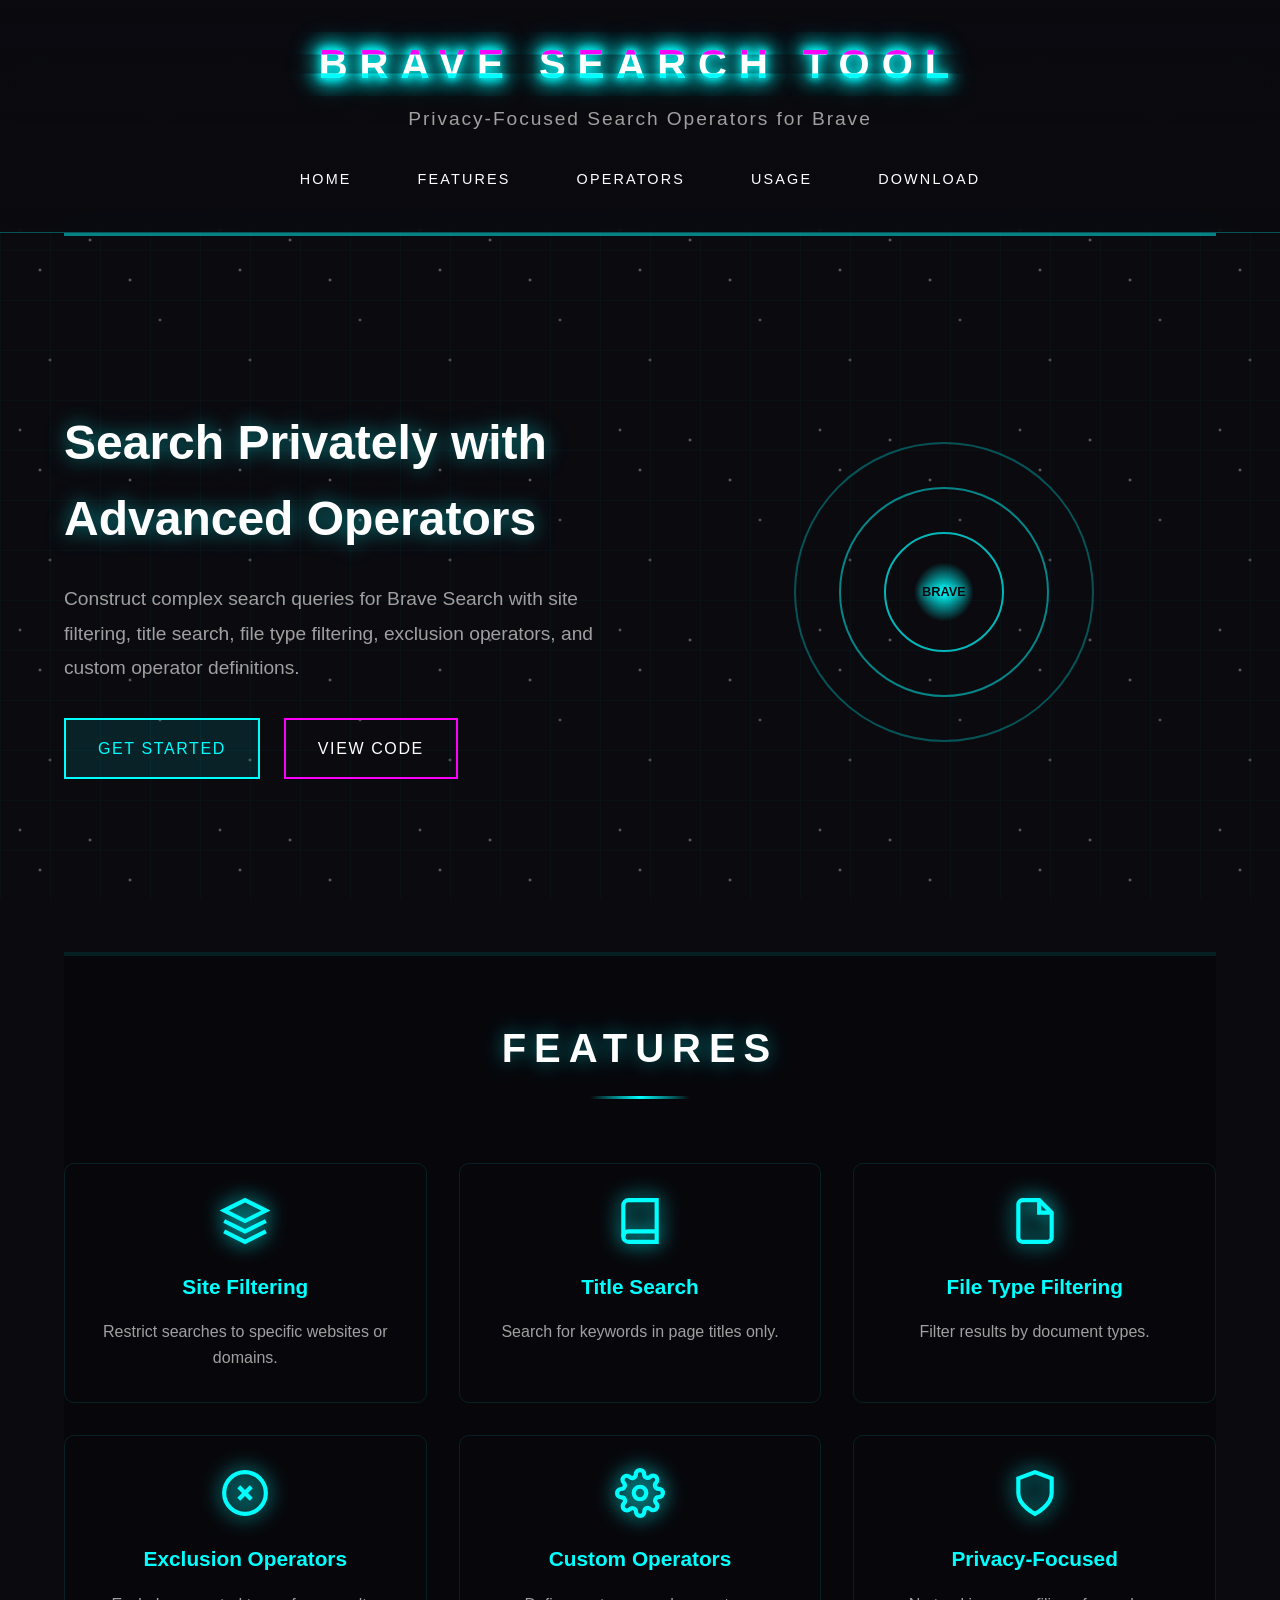
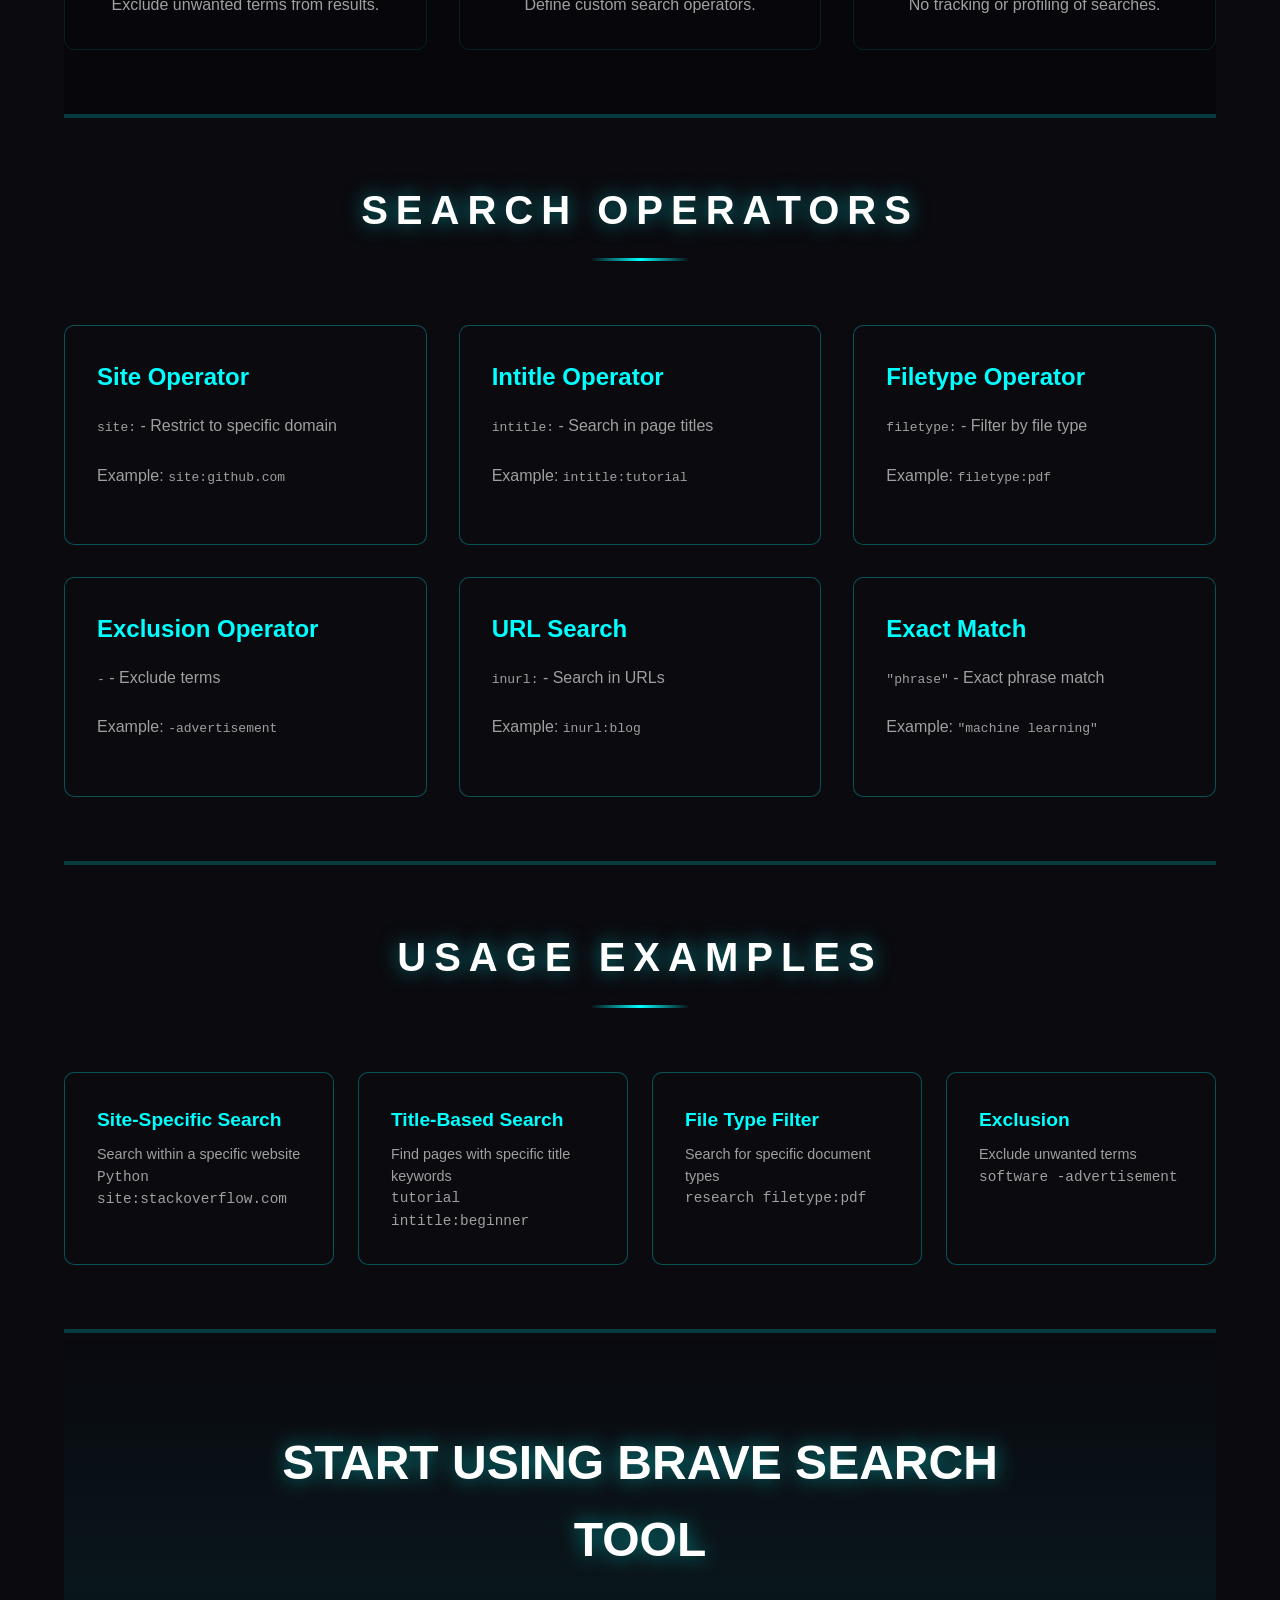
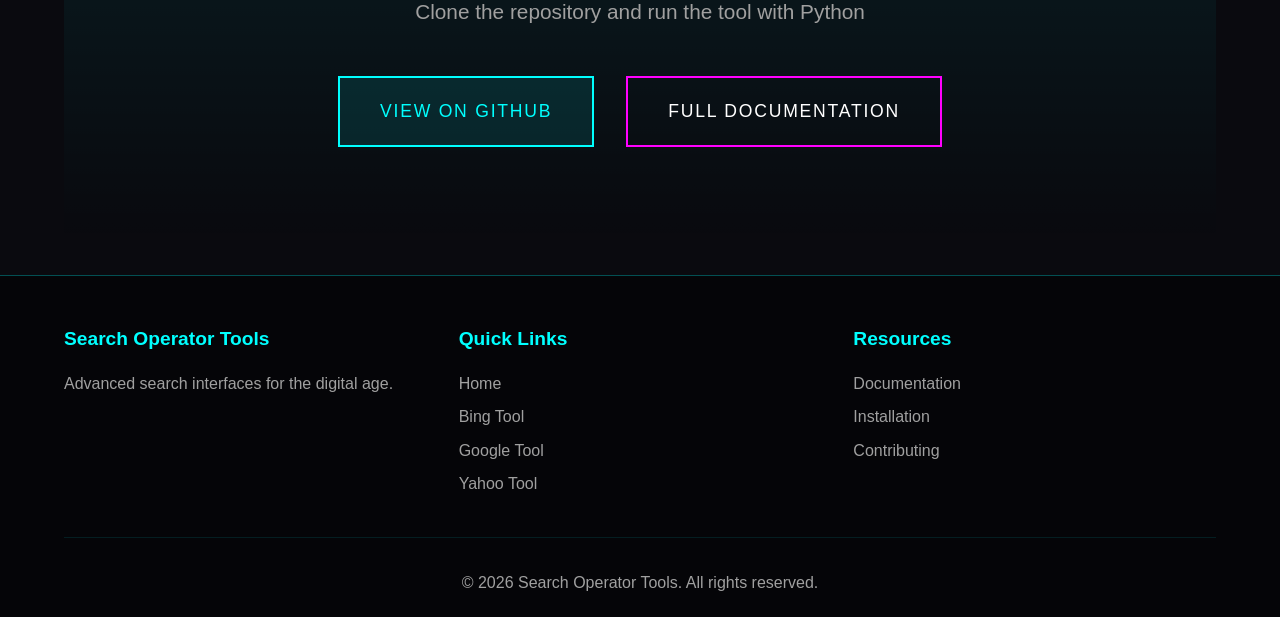
<file: pages/brave.html>
<!DOCTYPE html>
<html lang="en">
<head>
    <meta charset="UTF-8">
    <meta name="viewport" content="width=device-width, initial-scale=1.0">
    <title>Brave Search Tool - Search Operator Tools</title>
    <link rel="stylesheet" href="https://autobotsolutions.github.io/Search-Operators-Tools/css/style.css">
    <link rel="stylesheet" href="https://autobotsolutions.github.io/Search-Operators-Tools/css/animations.css">
</head>
<body>
    <div class="stars"></div>
    <div class="grid-overlay"></div>
    
    <header class="main-header">
        <div class="header-content">
            <h1 class="glitch-text" data-text="BRAVE SEARCH TOOL">BRAVE SEARCH TOOL</h1>
            <p class="subtitle">Privacy-Focused Search Operators for Brave</p>
        </div>
        <nav class="main-nav">
                <a href="https://autobotsolutions.github.io/Search-Operators-Tools/index.html" class="nav-link">HOME</a>
                <a href="#features" class="nav-link">FEATURES</a>
                <a href="#operators" class="nav-link">OPERATORS</a>
                <a href="#usage" class="nav-link">USAGE</a>
                <a href="https://autobotsolutions.github.io/Search-Operators-Tools/index.html#download" class="nav-link">DOWNLOAD</a>
        </nav>
    </header>

    <main>
        <section class="hero-section">
            <div class="hero-content">
                <div class="hero-text">
                    <h2 class="fade-in">Search Privately with Advanced Operators</h2>
                    <p class="fade-in">Construct complex search queries for Brave Search with site filtering, title search, file type filtering, exclusion operators, and custom operator definitions.</p>
                    <div class="cta-buttons">
                        <a href="#usage" class="cta-button primary">GET STARTED</a>
                        <a href="https://github.com" class="cta-button secondary">VIEW CODE</a>
                    </div>
                </div>
                <div class="hero-visual">
                    <div class="hologram-container">
                        <div class="hologram-ring"></div>
                        <div class="hologram-ring"></div>
                        <div class="hologram-ring"></div>
                        <div class="hologram-core">
                            <span class="holo-text">BRAVE</span>
                        </div>
                    </div>
                </div>
            </div>
        </section>

        <section id="features" class="features-section">
            <div class="section-header">
                <h2 class="section-title">FEATURES</h2>
                <div class="section-divider"></div>
            </div>
            <div class="features-grid">
                <div class="feature-item">
                    <div class="feature-icon">
                        <svg viewBox="0 0 24 24" fill="none" stroke="currentColor" stroke-width="2">
                            <path d="M12 2L2 7l10 5 10-5-10-5z"></path>
                            <path d="M2 17l10 5 10-5"></path>
                            <path d="M2 12l10 5 10-5"></path>
                        </svg>
                    </div>
                    <h3>Site Filtering</h3>
                    <p>Restrict searches to specific websites or domains.</p>
                </div>

                <div class="feature-item">
                    <div class="feature-icon">
                        <svg viewBox="0 0 24 24" fill="none" stroke="currentColor" stroke-width="2">
                            <path d="M4 19.5A2.5 2.5 0 0 1 6.5 17H20"></path>
                            <path d="M6.5 2H20v20H6.5A2.5 2.5 0 0 1 4 19.5v-15A2.5 2.5 0 0 1 6.5 2z"></path>
                        </svg>
                    </div>
                    <h3>Title Search</h3>
                    <p>Search for keywords in page titles only.</p>
                </div>

                <div class="feature-item">
                    <div class="feature-icon">
                        <svg viewBox="0 0 24 24" fill="none" stroke="currentColor" stroke-width="2">
                            <path d="M14 2H6a2 2 0 0 0-2 2v16a2 2 0 0 0 2 2h12a2 2 0 0 0 2-2V8z"></path>
                            <polyline points="14 2 14 8 20 8"></polyline>
                        </svg>
                    </div>
                    <h3>File Type Filtering</h3>
                    <p>Filter results by document types.</p>
                </div>

                <div class="feature-item">
                    <div class="feature-icon">
                        <svg viewBox="0 0 24 24" fill="none" stroke="currentColor" stroke-width="2">
                            <circle cx="12" cy="12" r="10"></circle>
                            <line x1="15" y1="9" x2="9" y2="15"></line>
                            <line x1="9" y1="9" x2="15" y2="15"></line>
                        </svg>
                    </div>
                    <h3>Exclusion Operators</h3>
                    <p>Exclude unwanted terms from results.</p>
                </div>

                <div class="feature-item">
                    <div class="feature-icon">
                        <svg viewBox="0 0 24 24" fill="none" stroke="currentColor" stroke-width="2">
                            <circle cx="12" cy="12" r="3"></circle>
                            <path d="M19.4 15a1.65 1.65 0 0 0 .33 1.82l.06.06a2 2 0 0 1 0 2.83 2 2 0 0 1-2.83 0l-.06-.06a1.65 1.65 0 0 0-1.82-.33 1.65 1.65 0 0 0-1 1.51V21a2 2 0 0 1-2 2 2 2 0 0 1-2-2v-.09A1.65 1.65 0 0 0 9 19.4a1.65 1.65 0 0 0-1.82.33l-.06.06a2 2 0 0 1-2.83 0 2 2 0 0 1 0-2.83l.06-.06a1.65 1.65 0 0 0 .33-1.82 1.65 1.65 0 0 0-1.51-1H3a2 2 0 0 1-2-2 2 2 0 0 1 2-2h.09A1.65 1.65 0 0 0 4.6 9a1.65 1.65 0 0 0-.33-1.82l-.06-.06a2 2 0 0 1 0-2.83 2 2 0 0 1 2.83 0l.06.06a1.65 1.65 0 0 0 1.82.33H9a1.65 1.65 0 0 0 1-1.51V3a2 2 0 0 1 2-2 2 2 0 0 1 2 2v.09a1.65 1.65 0 0 0 1 1.51 1.65 1.65 0 0 0 1.82-.33l.06-.06a2 2 0 0 1 2.83 0 2 2 0 0 1 0 2.83l-.06.06a1.65 1.65 0 0 0-.33 1.82V9a1.65 1.65 0 0 0 1.51 1H21a2 2 0 0 1 2 2 2 2 0 0 1-2 2h-.09a1.65 1.65 0 0 0-1.51 1z"></path>
                        </svg>
                    </div>
                    <h3>Custom Operators</h3>
                    <p>Define custom search operators.</p>
                </div>

                <div class="feature-item">
                    <div class="feature-icon">
                        <svg viewBox="0 0 24 24" fill="none" stroke="currentColor" stroke-width="2">
                            <path d="M12 22s8-4 8-10V5l-8-3-8 3v7c0 6 8 10 8 10z"></path>
                        </svg>
                    </div>
                    <h3>Privacy-Focused</h3>
                    <p>No tracking or profiling of searches.</p>
                </div>
            </div>
        </section>

        <section id="operators" class="tools-section">
            <div class="section-header">
                <h2 class="section-title">SEARCH OPERATORS</h2>
                <div class="section-divider"></div>
            </div>
            <div class="tools-grid">
                <div class="tool-card">
                    <h3>Site Operator</h3>
                    <p><code>site:</code> - Restrict to specific domain</p>
                    <p class="example">Example: <code>site:github.com</code></p>
                </div>

                <div class="tool-card">
                    <h3>Intitle Operator</h3>
                    <p><code>intitle:</code> - Search in page titles</p>
                    <p class="example">Example: <code>intitle:tutorial</code></p>
                </div>

                <div class="tool-card">
                    <h3>Filetype Operator</h3>
                    <p><code>filetype:</code> - Filter by file type</p>
                    <p class="example">Example: <code>filetype:pdf</code></p>
                </div>

                <div class="tool-card">
                    <h3>Exclusion Operator</h3>
                    <p><code>-</code> - Exclude terms</p>
                    <p class="example">Example: <code>-advertisement</code></p>
                </div>

                <div class="tool-card">
                    <h3>URL Search</h3>
                    <p><code>inurl:</code> - Search in URLs</p>
                    <p class="example">Example: <code>inurl:blog</code></p>
                </div>

                <div class="tool-card">
                    <h3>Exact Match</h3>
                    <p><code>"phrase"</code> - Exact phrase match</p>
                    <p class="example">Example: <code>"machine learning"</code></p>
                </div>
            </div>
        </section>

        <section id="usage" class="docs-section">
            <div class="section-header">
                <h2 class="section-title">USAGE EXAMPLES</h2>
                <div class="section-divider"></div>
            </div>
            <div class="docs-grid">
                <div class="doc-link">
                    <h3>Site-Specific Search</h3>
                    <p>Search within a specific website</p>
                    <p class="example"><code>Python site:stackoverflow.com</code></p>
                </div>

                <div class="doc-link">
                    <h3>Title-Based Search</h3>
                    <p>Find pages with specific title keywords</p>
                    <p class="example"><code>tutorial intitle:beginner</code></p>
                </div>

                <div class="doc-link">
                    <h3>File Type Filter</h3>
                    <p>Search for specific document types</p>
                    <p class="example"><code>research filetype:pdf</code></p>
                </div>

                <div class="doc-link">
                    <h3>Exclusion</h3>
                    <p>Exclude unwanted terms</p>
                    <p class="example"><code>software -advertisement</code></p>
                </div>
            </div>
        </section>

        <section class="download-section">
            <div class="download-content">
                <h2 class="download-title">START USING BRAVE SEARCH TOOL</h2>
                <p class="download-subtitle">Clone the repository and run the tool with Python</p>
                <div class="download-buttons">
                    <a href="https://github.com/AutoBotSolutions/Search-Operators-Tools" class="download-button primary"
                        <svg viewBox="0 0 24 24" fill="currentColor">
                            <path d="M12 0c-6.626 0-12 5.373-12 12 0 5.302 3.438 9.8 8.207 11.387.599.111.793-.261.793-.577v-2.234c-3.338.726-4.033-1.416-4.033-1.416-.546-1.387-1.333-1.756-1.333-1.756-1.089-.745.083-.729.083-.729 1.205.084 1.839 1.237 1.839 1.237 1.07 1.834 2.807 1.304 3.492.997.107-.775.418-1.305.762-1.604-2.665-.305-5.467-1.334-5.467-5.931 0-1.311.469-2.381 1.236-3.221-.124-.303-.535-1.524.117-3.176 0 0 1.008-.322 3.301 1.23.957-.266 1.983-.399 3.003-.404 1.02.005 2.047.138 3.006.404 2.291-1.552 3.297-1.23 3.297-1.23.653 1.653.242 2.874.118 3.176.77.84 1.235 1.911 1.235 3.221 0 4.609-2.807 5.624-5.479 5.921.43.372.823 1.102.823 2.222v3.293c0 .319.192.694.801.576 4.765-1.589 8.199-6.086 8.199-11.386 0-6.627-5.373-12-12-12z"/>
                        </svg>
                        VIEW ON GITHUB
                    </a>
                    <a href="https://github.com/AutoBotSolutions/Search-Operators-Tools/blob/main/documentation/BRAVE_SEARCH_TOOL.md" class="download-button secondary" target="_blank">
                        FULL DOCUMENTATION
                    </a>
                </div>
            </div>
        </section>
    </main>

    <footer class="main-footer">
        <div class="footer-content">
            <div class="footer-section">
                <h3>Search Operator Tools</h3>
                <p>Advanced search interfaces for the digital age.</p>
            </div>
            <div class="footer-section">
                <h3>Quick Links</h3>
                <ul>
                    <li><a href="https://autobotsolutions.github.io/Search-Operators-Tools/index.html">Home</a></li>
                    <li><a href="https://autobotsolutions.github.io/Search-Operators-Tools/pages/bing.html">Bing Tool</a></li>
                    <li><a href="https://autobotsolutions.github.io/Search-Operators-Tools/pages/google.html">Google Tool</a></li>
                    <li><a href="https://autobotsolutions.github.io/Search-Operators-Tools/pages/yahoo.html">Yahoo Tool</a></li>
                </ul>
            </div>
            <div class="footer-section">
                <h3>Resources</h3>
                <ul>
                    <li><a href="https://github.com/AutoBotSolutions/Search-Operators-Tools/blob/main/documentation/BRAVE_SEARCH_TOOL.md" target="_blank">Documentation</a></li>
                    <li><a href="https://github.com/AutoBotSolutions/Search-Operators-Tools/blob/main/documentation/INSTALLATION.md" target="_blank">Installation</a></li>
                    <li><a href="https://github.com/AutoBotSolutions/Search-Operators-Tools/blob/main/CONTRIBUTING.md" target="_blank">Contributing</a></li>
                </ul>
            </div>
        </div>
        <div class="footer-bottom">
            <p>&copy; 2026 Search Operator Tools. All rights reserved.</p>
        </div>
    </footer>

    <script src="https://autobotsolutions.github.io/Search-Operators-Tools/js/animations.js"></script>
    <script src="https://autobotsolutions.github.io/Search-Operators-Tools/js/interactive.js"></script>
</body>
</html>
</file>
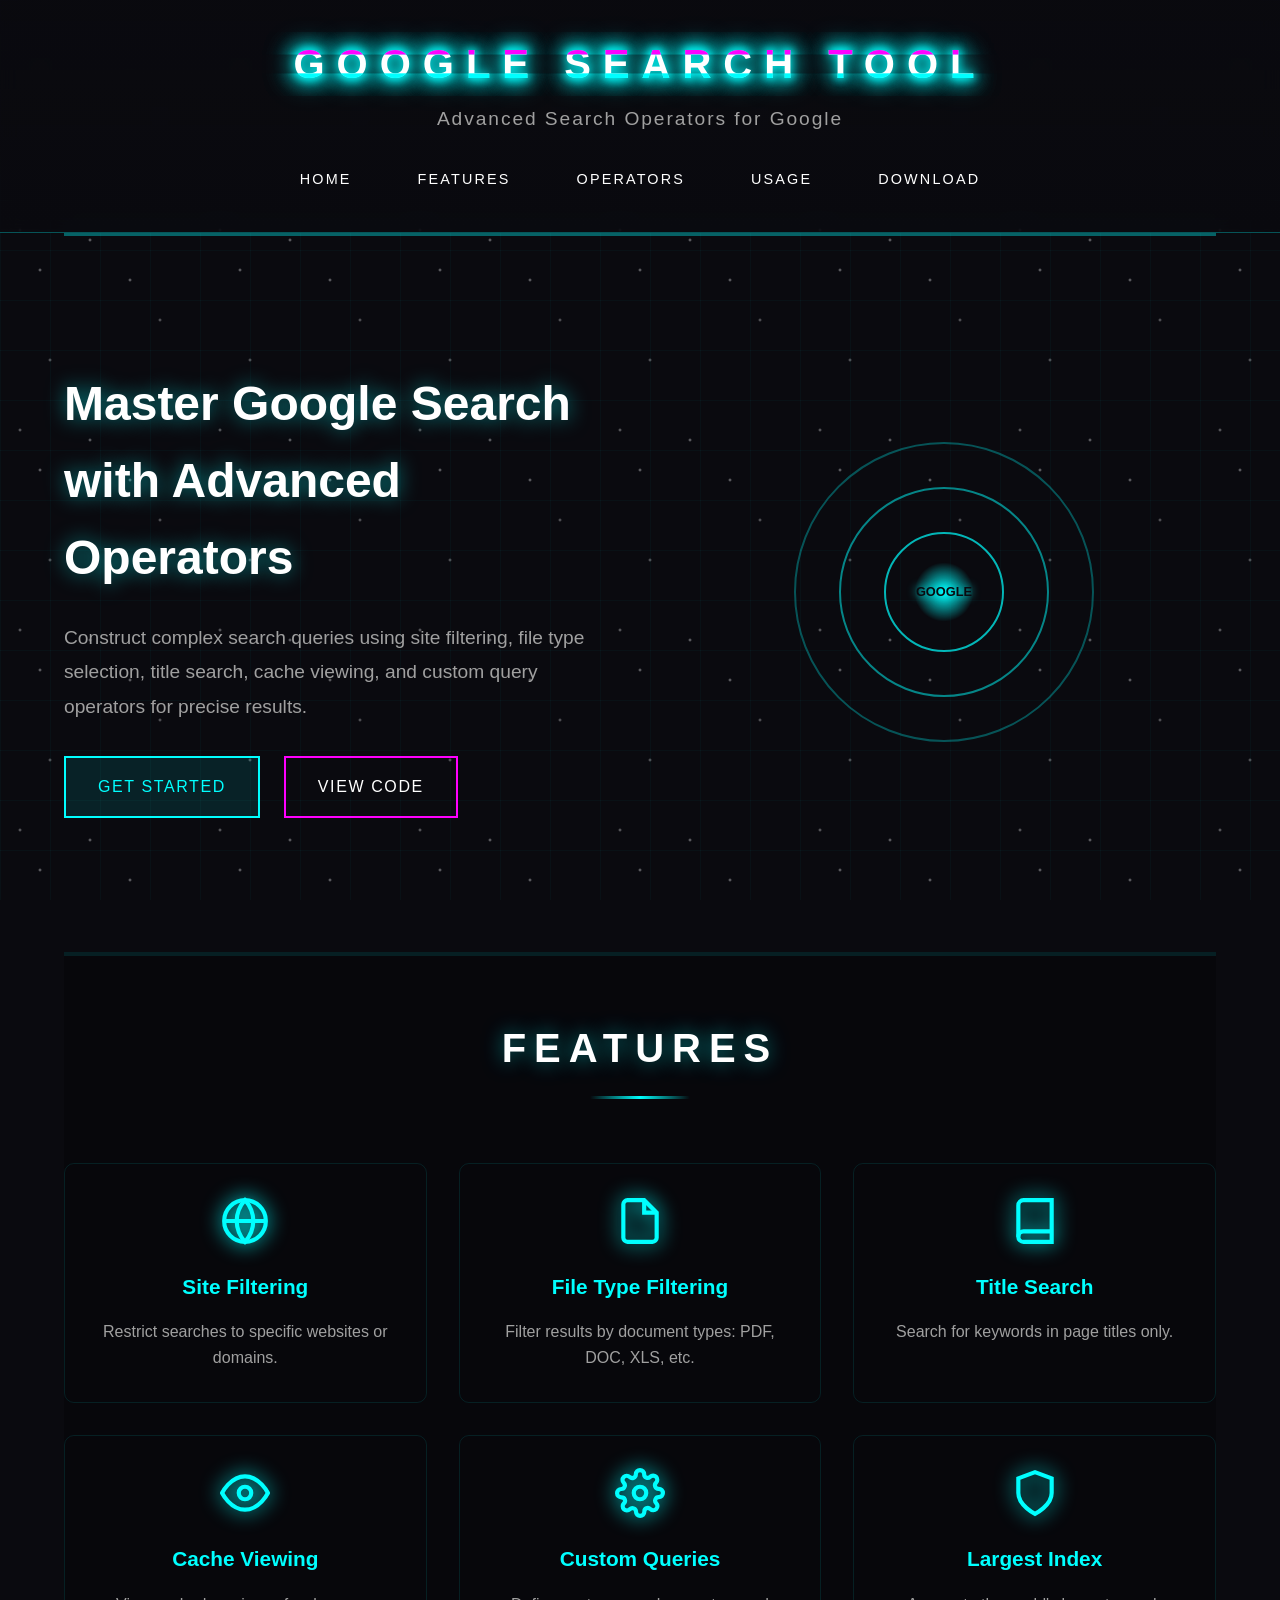
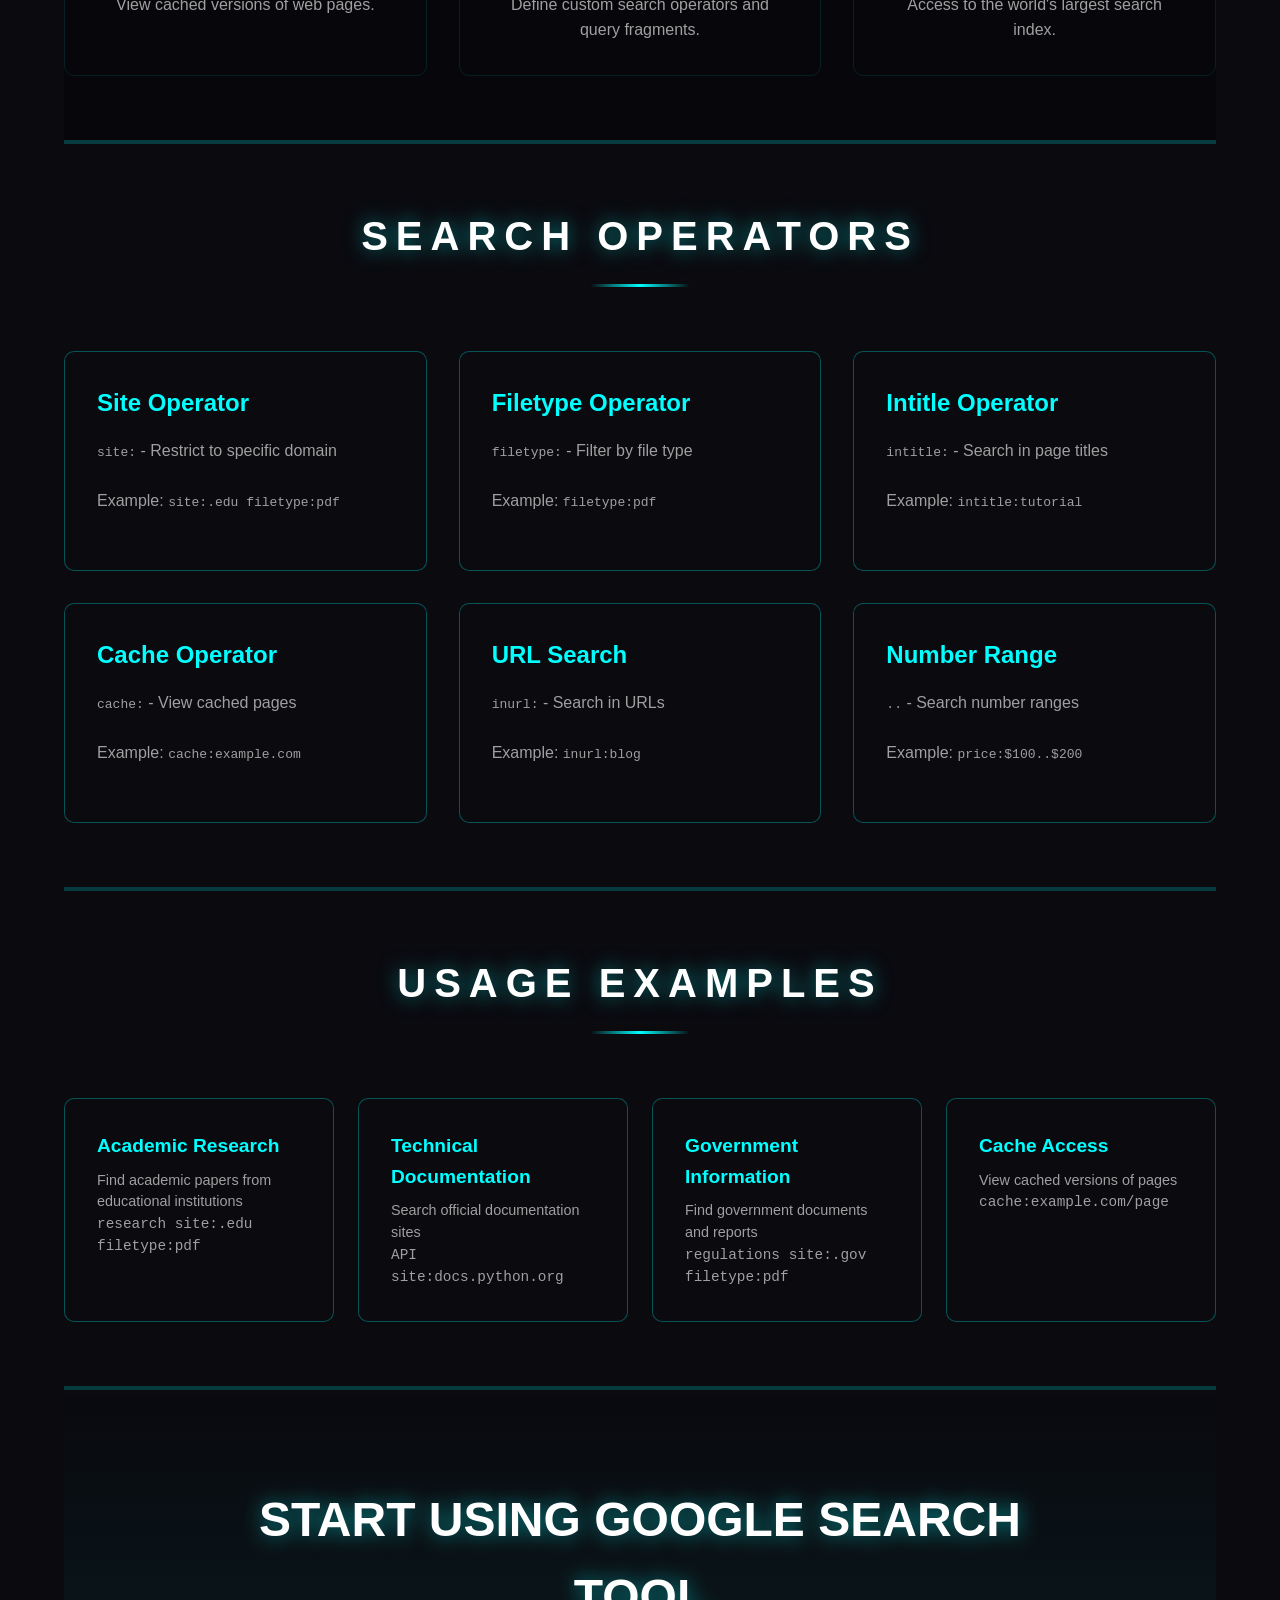
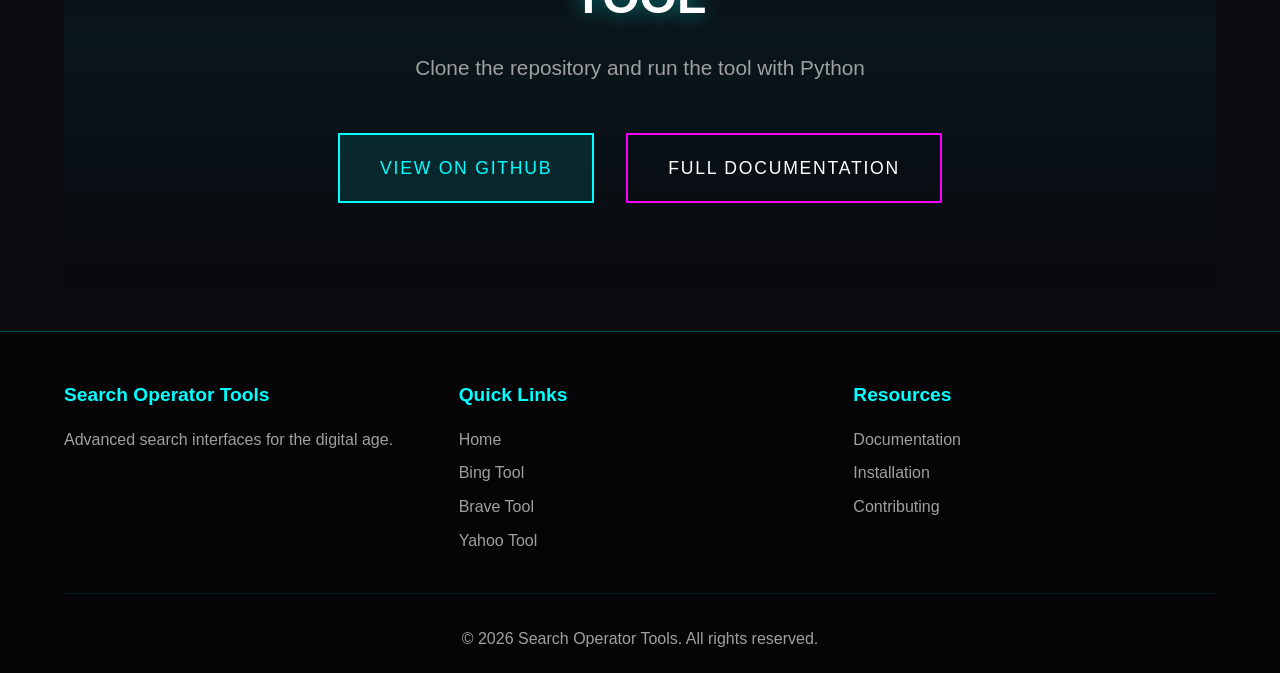
<file: pages/google.html>
<!DOCTYPE html>
<html lang="en">
<head>
    <meta charset="UTF-8">
    <meta name="viewport" content="width=device-width, initial-scale=1.0">
    <title>Google Search Tool - Search Operator Tools</title>
    <link rel="stylesheet" href="https://autobotsolutions.github.io/Search-Operators-Tools/css/style.css">
    <link rel="stylesheet" href="https://autobotsolutions.github.io/Search-Operators-Tools/css/animations.css">
</head>
<body>
    <div class="stars"></div>
    <div class="grid-overlay"></div>
    
    <header class="main-header">
        <div class="header-content">
            <h1 class="glitch-text" data-text="GOOGLE SEARCH TOOL">GOOGLE SEARCH TOOL</h1>
            <p class="subtitle">Advanced Search Operators for Google</p>
        </div>
        <nav class="main-nav">
            <a href="https://autobotsolutions.github.io/Search-Operators-Tools/index.html" class="nav-link">HOME</a>
            <a href="#features" class="nav-link">FEATURES</a>
            <a href="#operators" class="nav-link">OPERATORS</a>
            <a href="#usage" class="nav-link">USAGE</a>
            <a href="https://autobotsolutions.github.io/Search-Operators-Tools/index.html#download" class="nav-link">DOWNLOAD</a>
        </nav>
    </header>

    <main>
        <section class="hero-section">
            <div class="hero-content">
                <div class="hero-text">
                    <h2 class="fade-in">Master Google Search with Advanced Operators</h2>
                    <p class="fade-in">Construct complex search queries using site filtering, file type selection, title search, cache viewing, and custom query operators for precise results.</p>
                    <div class="cta-buttons">
                        <a href="#usage" class="cta-button primary">GET STARTED</a>
                        <a href="https://github.com" class="cta-button secondary">VIEW CODE</a>
                    </div>
                </div>
                <div class="hero-visual">
                    <div class="hologram-container">
                        <div class="hologram-ring"></div>
                        <div class="hologram-ring"></div>
                        <div class="hologram-ring"></div>
                        <div class="hologram-core">
                            <span class="holo-text">GOOGLE</span>
                        </div>
                    </div>
                </div>
            </div>
        </section>

        <section id="features" class="features-section">
            <div class="section-header">
                <h2 class="section-title">FEATURES</h2>
                <div class="section-divider"></div>
            </div>
            <div class="features-grid">
                <div class="feature-item">
                    <div class="feature-icon">
                        <svg viewBox="0 0 24 24" fill="none" stroke="currentColor" stroke-width="2">
                            <circle cx="12" cy="12" r="10"></circle>
                            <line x1="2" y1="12" x2="22" y2="12"></line>
                            <path d="M12 2a15.3 15.3 0 0 1 4 10 15.3 15.3 0 0 1-4 10 15.3 15.3 0 0 1-4-10 15.3 15.3 0 0 1 4-10z"></path>
                        </svg>
                    </div>
                    <h3>Site Filtering</h3>
                    <p>Restrict searches to specific websites or domains.</p>
                </div>

                <div class="feature-item">
                    <div class="feature-icon">
                        <svg viewBox="0 0 24 24" fill="none" stroke="currentColor" stroke-width="2">
                            <path d="M14 2H6a2 2 0 0 0-2 2v16a2 2 0 0 0 2 2h12a2 2 0 0 0 2-2V8z"></path>
                            <polyline points="14 2 14 8 20 8"></polyline>
                        </svg>
                    </div>
                    <h3>File Type Filtering</h3>
                    <p>Filter results by document types: PDF, DOC, XLS, etc.</p>
                </div>

                <div class="feature-item">
                    <div class="feature-icon">
                        <svg viewBox="0 0 24 24" fill="none" stroke="currentColor" stroke-width="2">
                            <path d="M4 19.5A2.5 2.5 0 0 1 6.5 17H20"></path>
                            <path d="M6.5 2H20v20H6.5A2.5 2.5 0 0 1 4 19.5v-15A2.5 2.5 0 0 1 6.5 2z"></path>
                        </svg>
                    </div>
                    <h3>Title Search</h3>
                    <p>Search for keywords in page titles only.</p>
                </div>

                <div class="feature-item">
                    <div class="feature-icon">
                        <svg viewBox="0 0 24 24" fill="none" stroke="currentColor" stroke-width="2">
                            <path d="M1 12s4-8 11-8 11 8 11 8-4 8-11 8-11-8-11-8z"></path>
                            <circle cx="12" cy="12" r="3"></circle>
                        </svg>
                    </div>
                    <h3>Cache Viewing</h3>
                    <p>View cached versions of web pages.</p>
                </div>

                <div class="feature-item">
                    <div class="feature-icon">
                        <svg viewBox="0 0 24 24" fill="none" stroke="currentColor" stroke-width="2">
                            <circle cx="12" cy="12" r="3"></circle>
                            <path d="M19.4 15a1.65 1.65 0 0 0 .33 1.82l.06.06a2 2 0 0 1 0 2.83 2 2 0 0 1-2.83 0l-.06-.06a1.65 1.65 0 0 0-1.82-.33 1.65 1.65 0 0 0-1 1.51V21a2 2 0 0 1-2 2 2 2 0 0 1-2-2v-.09A1.65 1.65 0 0 0 9 19.4a1.65 1.65 0 0 0-1.82.33l-.06.06a2 2 0 0 1-2.83 0 2 2 0 0 1 0-2.83l.06-.06a1.65 1.65 0 0 0 .33-1.82 1.65 1.65 0 0 0-1.51-1H3a2 2 0 0 1-2-2 2 2 0 0 1 2-2h.09A1.65 1.65 0 0 0 4.6 9a1.65 1.65 0 0 0-.33-1.82l-.06-.06a2 2 0 0 1 0-2.83 2 2 0 0 1 2.83 0l.06.06a1.65 1.65 0 0 0 1.82.33H9a1.65 1.65 0 0 0 1-1.51V3a2 2 0 0 1 2-2 2 2 0 0 1 2 2v.09a1.65 1.65 0 0 0 1 1.51 1.65 1.65 0 0 0 1.82-.33l.06-.06a2 2 0 0 1 2.83 0 2 2 0 0 1 0 2.83l-.06.06a1.65 1.65 0 0 0-.33 1.82V9a1.65 1.65 0 0 0 1.51 1H21a2 2 0 0 1 2 2 2 2 0 0 1-2 2h-.09a1.65 1.65 0 0 0-1.51 1z"></path>
                        </svg>
                    </div>
                    <h3>Custom Queries</h3>
                    <p>Define custom search operators and query fragments.</p>
                </div>

                <div class="feature-item">
                    <div class="feature-icon">
                        <svg viewBox="0 0 24 24" fill="none" stroke="currentColor" stroke-width="2">
                            <path d="M12 22s8-4 8-10V5l-8-3-8 3v7c0 6 8 10 8 10z"></path>
                        </svg>
                    </div>
                    <h3>Largest Index</h3>
                    <p>Access to the world's largest search index.</p>
                </div>
            </div>
        </section>

        <section id="operators" class="tools-section">
            <div class="section-header">
                <h2 class="section-title">SEARCH OPERATORS</h2>
                <div class="section-divider"></div>
            </div>
            <div class="tools-grid">
                <div class="tool-card">
                    <h3>Site Operator</h3>
                    <p><code>site:</code> - Restrict to specific domain</p>
                    <p class="example">Example: <code>site:.edu filetype:pdf</code></p>
                </div>

                <div class="tool-card">
                    <h3>Filetype Operator</h3>
                    <p><code>filetype:</code> - Filter by file type</p>
                    <p class="example">Example: <code>filetype:pdf</code></p>
                </div>

                <div class="tool-card">
                    <h3>Intitle Operator</h3>
                    <p><code>intitle:</code> - Search in page titles</p>
                    <p class="example">Example: <code>intitle:tutorial</code></p>
                </div>

                <div class="tool-card">
                    <h3>Cache Operator</h3>
                    <p><code>cache:</code> - View cached pages</p>
                    <p class="example">Example: <code>cache:example.com</code></p>
                </div>

                <div class="tool-card">
                    <h3>URL Search</h3>
                    <p><code>inurl:</code> - Search in URLs</p>
                    <p class="example">Example: <code>inurl:blog</code></p>
                </div>

                <div class="tool-card">
                    <h3>Number Range</h3>
                    <p><code>..</code> - Search number ranges</p>
                    <p class="example">Example: <code>price:$100..$200</code></p>
                </div>
            </div>
        </section>

        <section id="usage" class="docs-section">
            <div class="section-header">
                <h2 class="section-title">USAGE EXAMPLES</h2>
                <div class="section-divider"></div>
            </div>
            <div class="docs-grid">
                <div class="doc-link">
                    <h3>Academic Research</h3>
                    <p>Find academic papers from educational institutions</p>
                    <p class="example"><code>research site:.edu filetype:pdf</code></p>
                </div>

                <div class="doc-link">
                    <h3>Technical Documentation</h3>
                    <p>Search official documentation sites</p>
                    <p class="example"><code>API site:docs.python.org</code></p>
                </div>

                <div class="doc-link">
                    <h3>Government Information</h3>
                    <p>Find government documents and reports</p>
                    <p class="example"><code>regulations site:.gov filetype:pdf</code></p>
                </div>

                <div class="doc-link">
                    <h3>Cache Access</h3>
                    <p>View cached versions of pages</p>
                    <p class="example"><code>cache:example.com/page</code></p>
                </div>
            </div>
        </section>

        <section class="download-section">
            <div class="download-content">
                <h2 class="download-title">START USING GOOGLE SEARCH TOOL</h2>
                <p class="download-subtitle">Clone the repository and run the tool with Python</p>
                <div class="download-buttons">
                    <a href="https://github.com/AutoBotSolutions/Search-Operators-Tools" class="download-button primary"
                        <svg viewBox="0 0 24 24" fill="currentColor">
                            <path d="M12 0c-6.626 0-12 5.373-12 12 0 5.302 3.438 9.8 8.207 11.387.599.111.793-.261.793-.577v-2.234c-3.338.726-4.033-1.416-4.033-1.416-.546-1.387-1.333-1.756-1.333-1.756-1.089-.745.083-.729.083-.729 1.205.084 1.839 1.237 1.839 1.237 1.07 1.834 2.807 1.304 3.492.997.107-.775.418-1.305.762-1.604-2.665-.305-5.467-1.334-5.467-5.931 0-1.311.469-2.381 1.236-3.221-.124-.303-.535-1.524.117-3.176 0 0 1.008-.322 3.301 1.23.957-.266 1.983-.399 3.003-.404 1.02.005 2.047.138 3.006.404 2.291-1.552 3.297-1.23 3.297-1.23.653 1.653.242 2.874.118 3.176.77.84 1.235 1.911 1.235 3.221 0 4.609-2.807 5.624-5.479 5.921.43.372.823 1.102.823 2.222v3.293c0 .319.192.694.801.576 4.765-1.589 8.199-6.086 8.199-11.386 0-6.627-5.373-12-12-12z"/>
                        </svg>
                        VIEW ON GITHUB
                    </a>
                    <a href="https://github.com/AutoBotSolutions/Search-Operators-Tools/blob/main/documentation/GOOGLE_SEARCH_TOOL.md" class="download-button secondary" target="_blank">
                        FULL DOCUMENTATION
                    </a>
                </div>
            </div>
        </section>
    </main>

    <footer class="main-footer">
        <div class="footer-content">
            <div class="footer-section">
                <h3>Search Operator Tools</h3>
                <p>Advanced search interfaces for the digital age.</p>
            </div>
            <div class="footer-section">
                <h3>Quick Links</h3>
                <ul>
                    <li><a href="https://autobotsolutions.github.io/Search-Operators-Tools/index.html">Home</a></li>
                    <li><a href="https://autobotsolutions.github.io/Search-Operators-Tools/pages/bing.html">Bing Tool</a></li>
                    <li><a href="https://autobotsolutions.github.io/Search-Operators-Tools/pages/brave.html">Brave Tool</a></li>
                    <li><a href="https://autobotsolutions.github.io/Search-Operators-Tools/pages/yahoo.html">Yahoo Tool</a></li>
                </ul>
            </div>
            <div class="footer-section">
                <h3>Resources</h3>
                <ul>
                    <li><a href="https://github.com/AutoBotSolutions/Search-Operators-Tools/blob/main/documentation/GOOGLE_SEARCH_TOOL.md" target="_blank">Documentation</a></li>
                    <li><a href="https://github.com/AutoBotSolutions/Search-Operators-Tools/blob/main/documentation/INSTALLATION.md" target="_blank">Installation</a></li>
                    <li><a href="https://github.com/AutoBotSolutions/Search-Operators-Tools/blob/main/CONTRIBUTING.md" target="_blank">Contributing</a></li>
                </ul>
            </div>
        </div>
        <div class="footer-bottom">
            <p>&copy; 2026 Search Operator Tools. All rights reserved.</p>
        </div>
    </footer>

    <script src="https://autobotsolutions.github.io/Search-Operators-Tools/js/animations.js"></script>
    <script src="https://autobotsolutions.github.io/Search-Operators-Tools/js/interactive.js"></script>
</body>
</html>
</file>
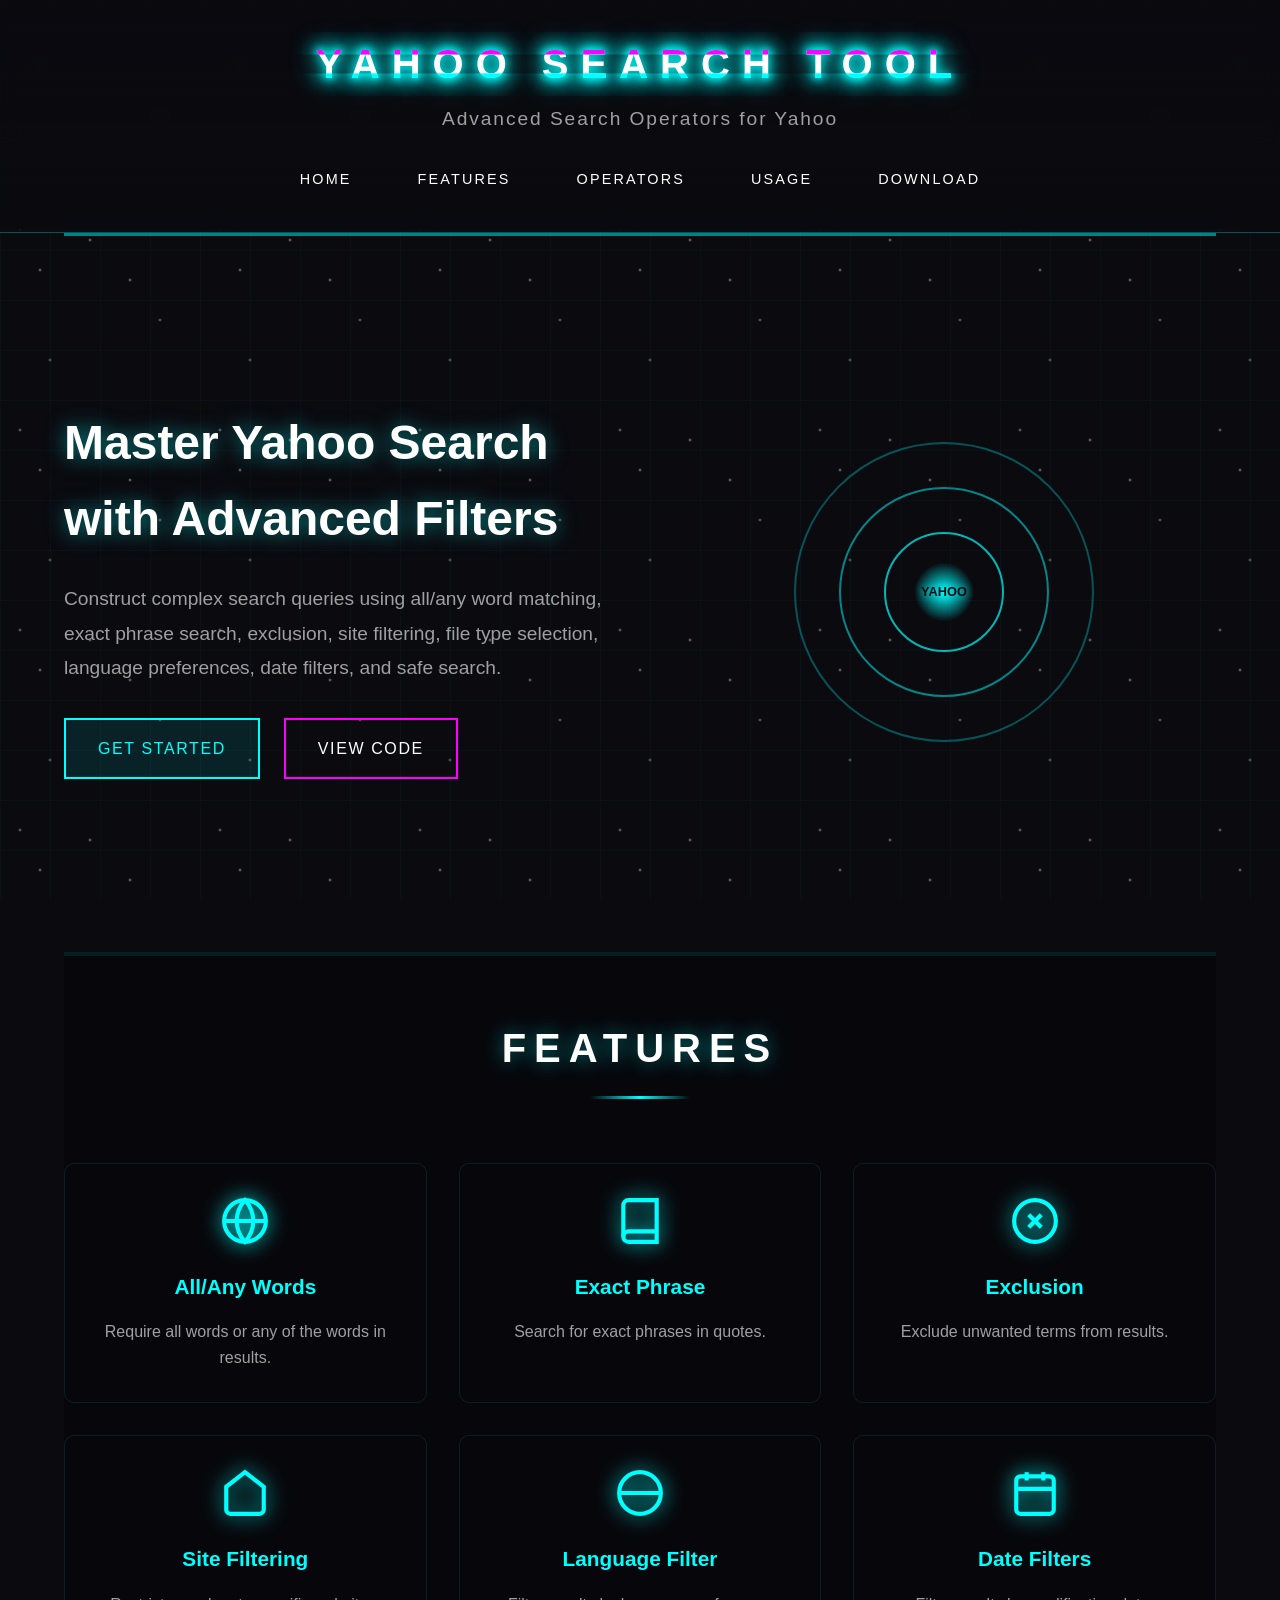
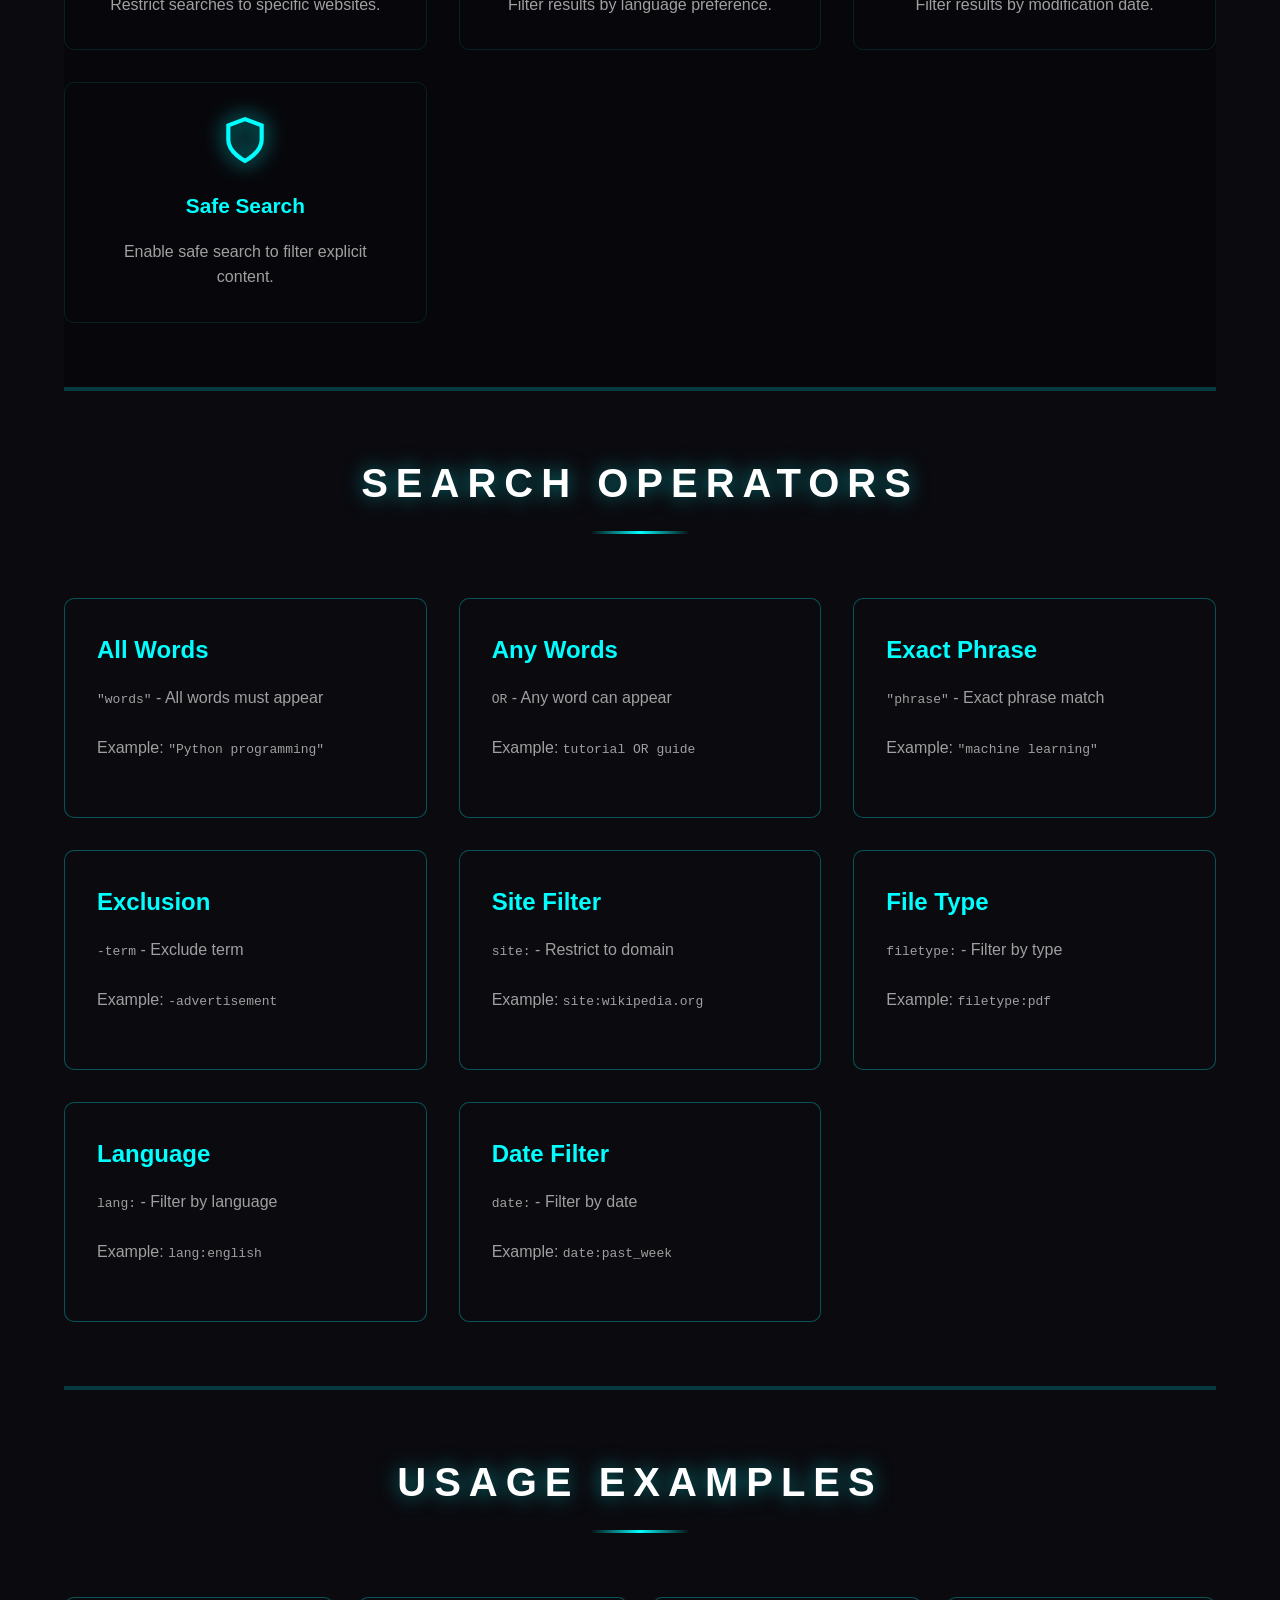
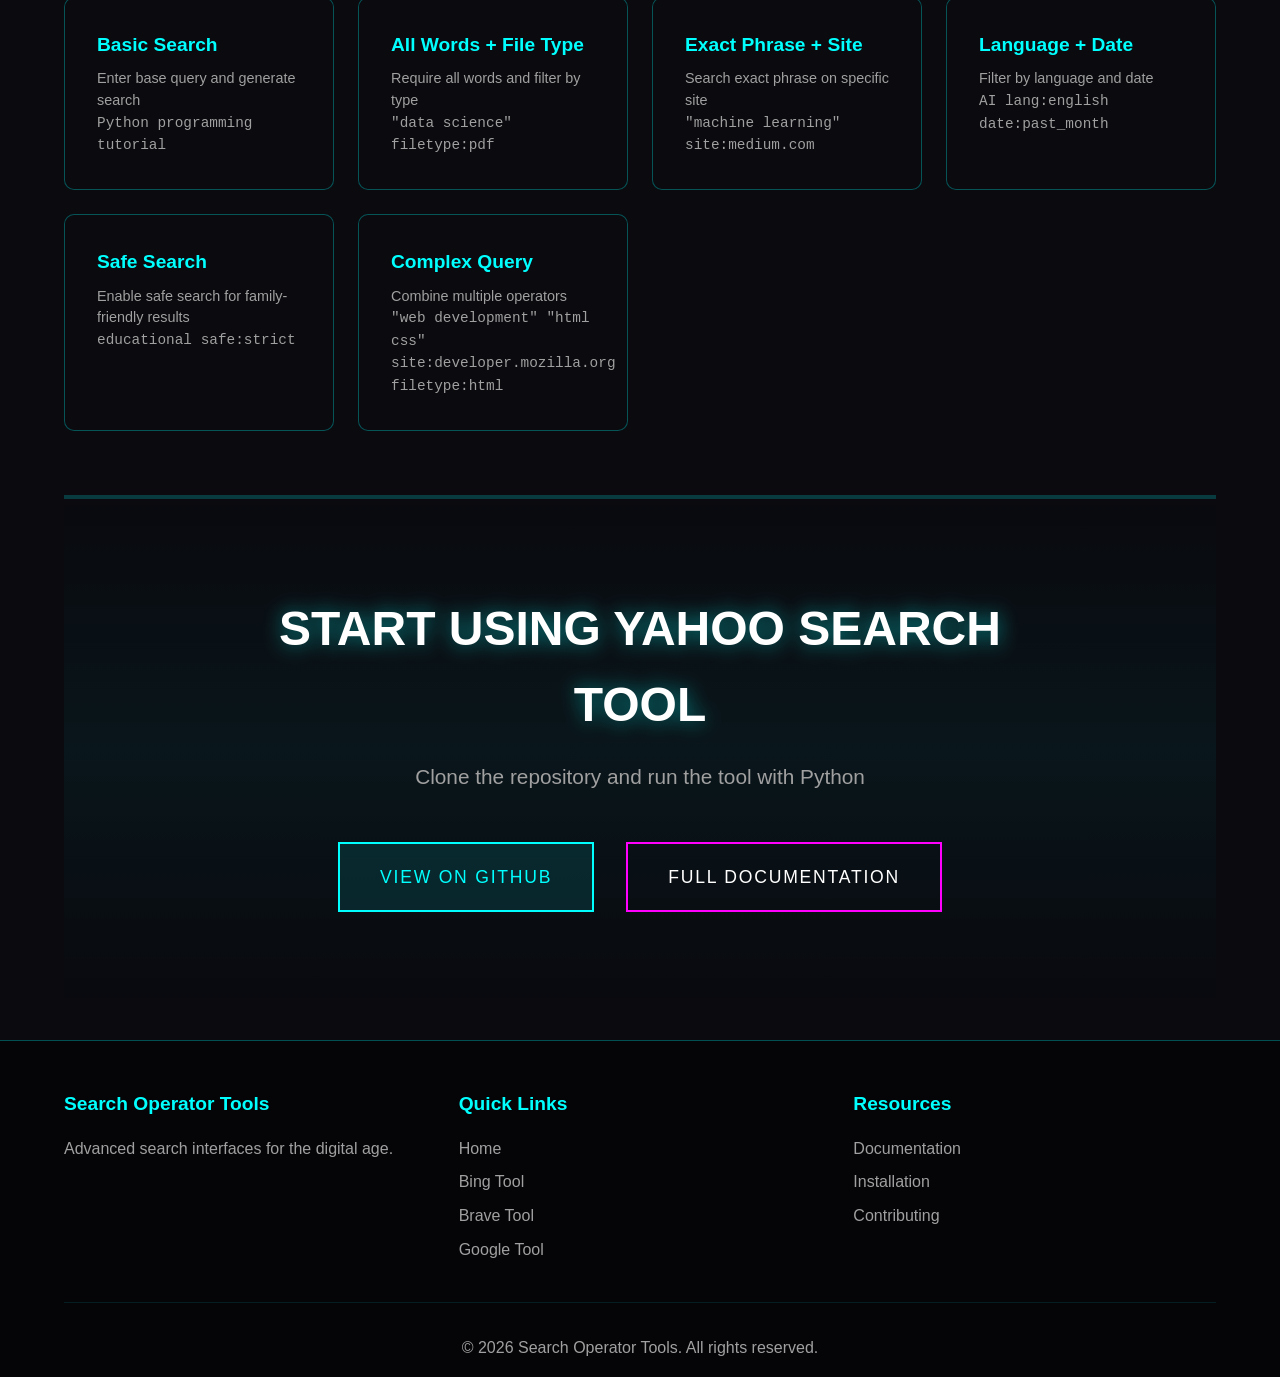
<file: pages/yahoo.html>
<!DOCTYPE html>
<html lang="en">
<head>
    <meta charset="UTF-8">
    <meta name="viewport" content="width=device-width, initial-scale=1.0">
    <title>Yahoo Search Tool - Search Operator Tools</title>
    <link rel="stylesheet" href="https://autobotsolutions.github.io/Search-Operators-Tools/css/style.css">
    <link rel="stylesheet" href="https://autobotsolutions.github.io/Search-Operators-Tools/css/animations.css">
</head>
<body>
    <div class="stars"></div>
    <div class="grid-overlay"></div>
    
    <header class="main-header">
        <div class="header-content">
            <h1 class="glitch-text" data-text="YAHOO SEARCH TOOL">YAHOO SEARCH TOOL</h1>
            <p class="subtitle">Advanced Search Operators for Yahoo</p>
        </div>
        <nav class="main-nav">
            <a href="https://autobotsolutions.github.io/Search-Operators-Tools/index.html" class="nav-link">HOME</a>
            <a href="#features" class="nav-link">FEATURES</a>
            <a href="#operators" class="nav-link">OPERATORS</a>
            <a href="#usage" class="nav-link">USAGE</a>
            <a href="https://autobotsolutions.github.io/Search-Operators-Tools/index.html#download" class="nav-link">DOWNLOAD</a>
        </nav>
    </header>

    <main>
        <section class="hero-section">
            <div class="hero-content">
                <div class="hero-text">
                    <h2 class="fade-in">Master Yahoo Search with Advanced Filters</h2>
                    <p class="fade-in">Construct complex search queries using all/any word matching, exact phrase search, exclusion, site filtering, file type selection, language preferences, date filters, and safe search.</p>
                    <div class="cta-buttons">
                        <a href="#usage" class="cta-button primary">GET STARTED</a>
                        <a href="https://github.com" class="cta-button secondary">VIEW CODE</a>
                    </div>
                </div>
                <div class="hero-visual">
                    <div class="hologram-container">
                        <div class="hologram-ring"></div>
                        <div class="hologram-ring"></div>
                        <div class="hologram-ring"></div>
                        <div class="hologram-core">
                            <span class="holo-text">YAHOO</span>
                        </div>
                    </div>
                </div>
            </div>
        </section>

        <section id="features" class="features-section">
            <div class="section-header">
                <h2 class="section-title">FEATURES</h2>
                <div class="section-divider"></div>
            </div>
            <div class="features-grid">
                <div class="feature-item">
                    <div class="feature-icon">
                        <svg viewBox="0 0 24 24" fill="none" stroke="currentColor" stroke-width="2">
                            <circle cx="12" cy="12" r="10"></circle>
                            <line x1="2" y1="12" x2="22" y2="12"></line>
                            <path d="M12 2a15.3 15.3 0 0 1 4 10 15.3 15.3 0 0 1-4 10 15.3 15.3 0 0 1-4-10 15.3 15.3 0 0 1 4-10z"></path>
                        </svg>
                    </div>
                    <h3>All/Any Words</h3>
                    <p>Require all words or any of the words in results.</p>
                </div>

                <div class="feature-item">
                    <div class="feature-icon">
                        <svg viewBox="0 0 24 24" fill="none" stroke="currentColor" stroke-width="2">
                            <path d="M4 19.5A2.5 2.5 0 0 1 6.5 17H20"></path>
                            <path d="M6.5 2H20v20H6.5A2.5 2.5 0 0 1 4 19.5v-15A2.5 2.5 0 0 1 6.5 2z"></path>
                        </svg>
                    </div>
                    <h3>Exact Phrase</h3>
                    <p>Search for exact phrases in quotes.</p>
                </div>

                <div class="feature-item">
                    <div class="feature-icon">
                        <svg viewBox="0 0 24 24" fill="none" stroke="currentColor" stroke-width="2">
                            <circle cx="12" cy="12" r="10"></circle>
                            <line x1="15" y1="9" x2="9" y2="15"></line>
                            <line x1="9" y1="9" x2="15" y2="15"></line>
                        </svg>
                    </div>
                    <h3>Exclusion</h3>
                    <p>Exclude unwanted terms from results.</p>
                </div>

                <div class="feature-item">
                    <div class="feature-icon">
                        <svg viewBox="0 0 24 24" fill="none" stroke="currentColor" stroke-width="2">
                            <path d="M3 9l9-7 9 7v11a2 2 0 0 1-2 2H5a2 2 0 0 1-2-2z"></path>
                        </svg>
                    </div>
                    <h3>Site Filtering</h3>
                    <p>Restrict searches to specific websites.</p>
                </div>

                <div class="feature-item">
                    <div class="feature-icon">
                        <svg viewBox="0 0 24 24" fill="none" stroke="currentColor" stroke-width="2">
                            <circle cx="12" cy="12" r="10"></circle>
                            <line x1="2" y1="12" x2="22" y2="12"></line>
                        </svg>
                    </div>
                    <h3>Language Filter</h3>
                    <p>Filter results by language preference.</p>
                </div>

                <div class="feature-item">
                    <div class="feature-icon">
                        <svg viewBox="0 0 24 24" fill="none" stroke="currentColor" stroke-width="2">
                            <rect x="3" y="4" width="18" height="18" rx="2" ry="2"></rect>
                            <line x1="16" y1="2" x2="16" y2="6"></line>
                            <line x1="8" y1="2" x2="8" y2="6"></line>
                            <line x1="3" y1="10" x2="21" y2="10"></line>
                        </svg>
                    </div>
                    <h3>Date Filters</h3>
                    <p>Filter results by modification date.</p>
                </div>

                <div class="feature-item">
                    <div class="feature-icon">
                        <svg viewBox="0 0 24 24" fill="none" stroke="currentColor" stroke-width="2">
                            <path d="M12 22s8-4 8-10V5l-8-3-8 3v7c0 6 8 10 8 10z"></path>
                        </svg>
                    </div>
                    <h3>Safe Search</h3>
                    <p>Enable safe search to filter explicit content.</p>
                </div>
            </div>
        </section>

        <section id="operators" class="tools-section">
            <div class="section-header">
                <h2 class="section-title">SEARCH OPERATORS</h2>
                <div class="section-divider"></div>
            </div>
            <div class="tools-grid">
                <div class="tool-card">
                    <h3>All Words</h3>
                    <p><code>"words"</code> - All words must appear</p>
                    <p class="example">Example: <code>"Python programming"</code></p>
                </div>

                <div class="tool-card">
                    <h3>Any Words</h3>
                    <p><code>OR</code> - Any word can appear</p>
                    <p class="example">Example: <code>tutorial OR guide</code></p>
                </div>

                <div class="tool-card">
                    <h3>Exact Phrase</h3>
                    <p><code>"phrase"</code> - Exact phrase match</p>
                    <p class="example">Example: <code>"machine learning"</code></p>
                </div>

                <div class="tool-card">
                    <h3>Exclusion</h3>
                    <p><code>-term</code> - Exclude term</p>
                    <p class="example">Example: <code>-advertisement</code></p>
                </div>

                <div class="tool-card">
                    <h3>Site Filter</h3>
                    <p><code>site:</code> - Restrict to domain</p>
                    <p class="example">Example: <code>site:wikipedia.org</code></p>
                </div>

                <div class="tool-card">
                    <h3>File Type</h3>
                    <p><code>filetype:</code> - Filter by type</p>
                    <p class="example">Example: <code>filetype:pdf</code></p>
                </div>

                <div class="tool-card">
                    <h3>Language</h3>
                    <p><code>lang:</code> - Filter by language</p>
                    <p class="example">Example: <code>lang:english</code></p>
                </div>

                <div class="tool-card">
                    <h3>Date Filter</h3>
                    <p><code>date:</code> - Filter by date</p>
                    <p class="example">Example: <code>date:past_week</code></p>
                </div>
            </div>
        </section>

        <section id="usage" class="docs-section">
            <div class="section-header">
                <h2 class="section-title">USAGE EXAMPLES</h2>
                <div class="section-divider"></div>
            </div>
            <div class="docs-grid">
                <div class="doc-link">
                    <h3>Basic Search</h3>
                    <p>Enter base query and generate search</p>
                    <p class="example"><code>Python programming tutorial</code></p>
                </div>

                <div class="doc-link">
                    <h3>All Words + File Type</h3>
                    <p>Require all words and filter by type</p>
                    <p class="example"><code>"data science" filetype:pdf</code></p>
                </div>

                <div class="doc-link">
                    <h3>Exact Phrase + Site</h3>
                    <p>Search exact phrase on specific site</p>
                    <p class="example"><code>"machine learning" site:medium.com</code></p>
                </div>

                <div class="doc-link">
                    <h3>Language + Date</h3>
                    <p>Filter by language and date</p>
                    <p class="example"><code>AI lang:english date:past_month</code></p>
                </div>

                <div class="doc-link">
                    <h3>Safe Search</h3>
                    <p>Enable safe search for family-friendly results</p>
                    <p class="example"><code>educational safe:strict</code></p>
                </div>

                <div class="doc-link">
                    <h3>Complex Query</h3>
                    <p>Combine multiple operators</p>
                    <p class="example"><code>"web development" "html css" site:developer.mozilla.org filetype:html</code></p>
                </div>
            </div>
        </section>

        <section class="download-section">
            <div class="download-content">
                <h2 class="download-title">START USING YAHOO SEARCH TOOL</h2>
                <p class="download-subtitle">Clone the repository and run the tool with Python</p>
                <div class="download-buttons">
                    <a href="https://github.com/AutoBotSolutions/Search-Operators-Tools" class="download-button primary"
                        <svg viewBox="0 0 24 24" fill="currentColor">
                            <path d="M12 0c-6.626 0-12 5.373-12 12 0 5.302 3.438 9.8 8.207 11.387.599.111.793-.261.793-.577v-2.234c-3.338.726-4.033-1.416-4.033-1.416-.546-1.387-1.333-1.756-1.333-1.756-1.089-.745.083-.729.083-.729 1.205.084 1.839 1.237 1.839 1.237 1.07 1.834 2.807 1.304 3.492.997.107-.775.418-1.305.762-1.604-2.665-.305-5.467-1.334-5.467-5.931 0-1.311.469-2.381 1.236-3.221-.124-.303-.535-1.524.117-3.176 0 0 1.008-.322 3.301 1.23.957-.266 1.983-.399 3.003-.404 1.02.005 2.047.138 3.006.404 2.291-1.552 3.297-1.23 3.297-1.23.653 1.653.242 2.874.118 3.176.77.84 1.235 1.911 1.235 3.221 0 4.609-2.807 5.624-5.479 5.921.43.372.823 1.102.823 2.222v3.293c0 .319.192.694.801.576 4.765-1.589 8.199-6.086 8.199-11.386 0-6.627-5.373-12-12-12z"/>
                        </svg>
                        VIEW ON GITHUB
                    </a>
                    <a href="https://github.com/AutoBotSolutions/Search-Operators-Tools/blob/main/documentation/YAHOO_SEARCH_TOOL.md" class="download-button secondary" target="_blank">
                        FULL DOCUMENTATION
                    </a>
                </div>
            </div>
        </section>
    </main>

    <footer class="main-footer">
        <div class="footer-content">
            <div class="footer-section">
                <h3>Search Operator Tools</h3>
                <p>Advanced search interfaces for the digital age.</p>
            </div>
            <div class="footer-section">
                <h3>Quick Links</h3>
                <ul>
                    <li><a href="https://autobotsolutions.github.io/Search-Operators-Tools/index.html">Home</a></li>
                    <li><a href="https://autobotsolutions.github.io/Search-Operators-Tools/pages/bing.html">Bing Tool</a></li>
                    <li><a href="https://autobotsolutions.github.io/Search-Operators-Tools/pages/brave.html">Brave Tool</a></li>
                    <li><a href="https://autobotsolutions.github.io/Search-Operators-Tools/pages/google.html">Google Tool</a></li>
                </ul>
            </div>
            <div class="footer-section">
                <h3>Resources</h3>
                <ul>
                    <li><a href="https://github.com/AutoBotSolutions/Search-Operators-Tools/blob/main/documentation/YAHOO_SEARCH_TOOL.md" target="_blank">Documentation</a></li>
                    <li><a href="https://github.com/AutoBotSolutions/Search-Operators-Tools/blob/main/documentation/INSTALLATION.md" target="_blank">Installation</a></li>
                    <li><a href="https://github.com/AutoBotSolutions/Search-Operators-Tools/blob/main/CONTRIBUTING.md" target="_blank">Contributing</a></li>
                </ul>
            </div>
        </div>
        <div class="footer-bottom">
            <p>&copy; 2026 Search Operator Tools. All rights reserved.</p>
        </div>
    </footer>

    <script src="https://autobotsolutions.github.io/Search-Operators-Tools/js/animations.js"></script>
    <script src="https://autobotsolutions.github.io/Search-Operators-Tools/js/interactive.js"></script>
</body>
</html>
</file>
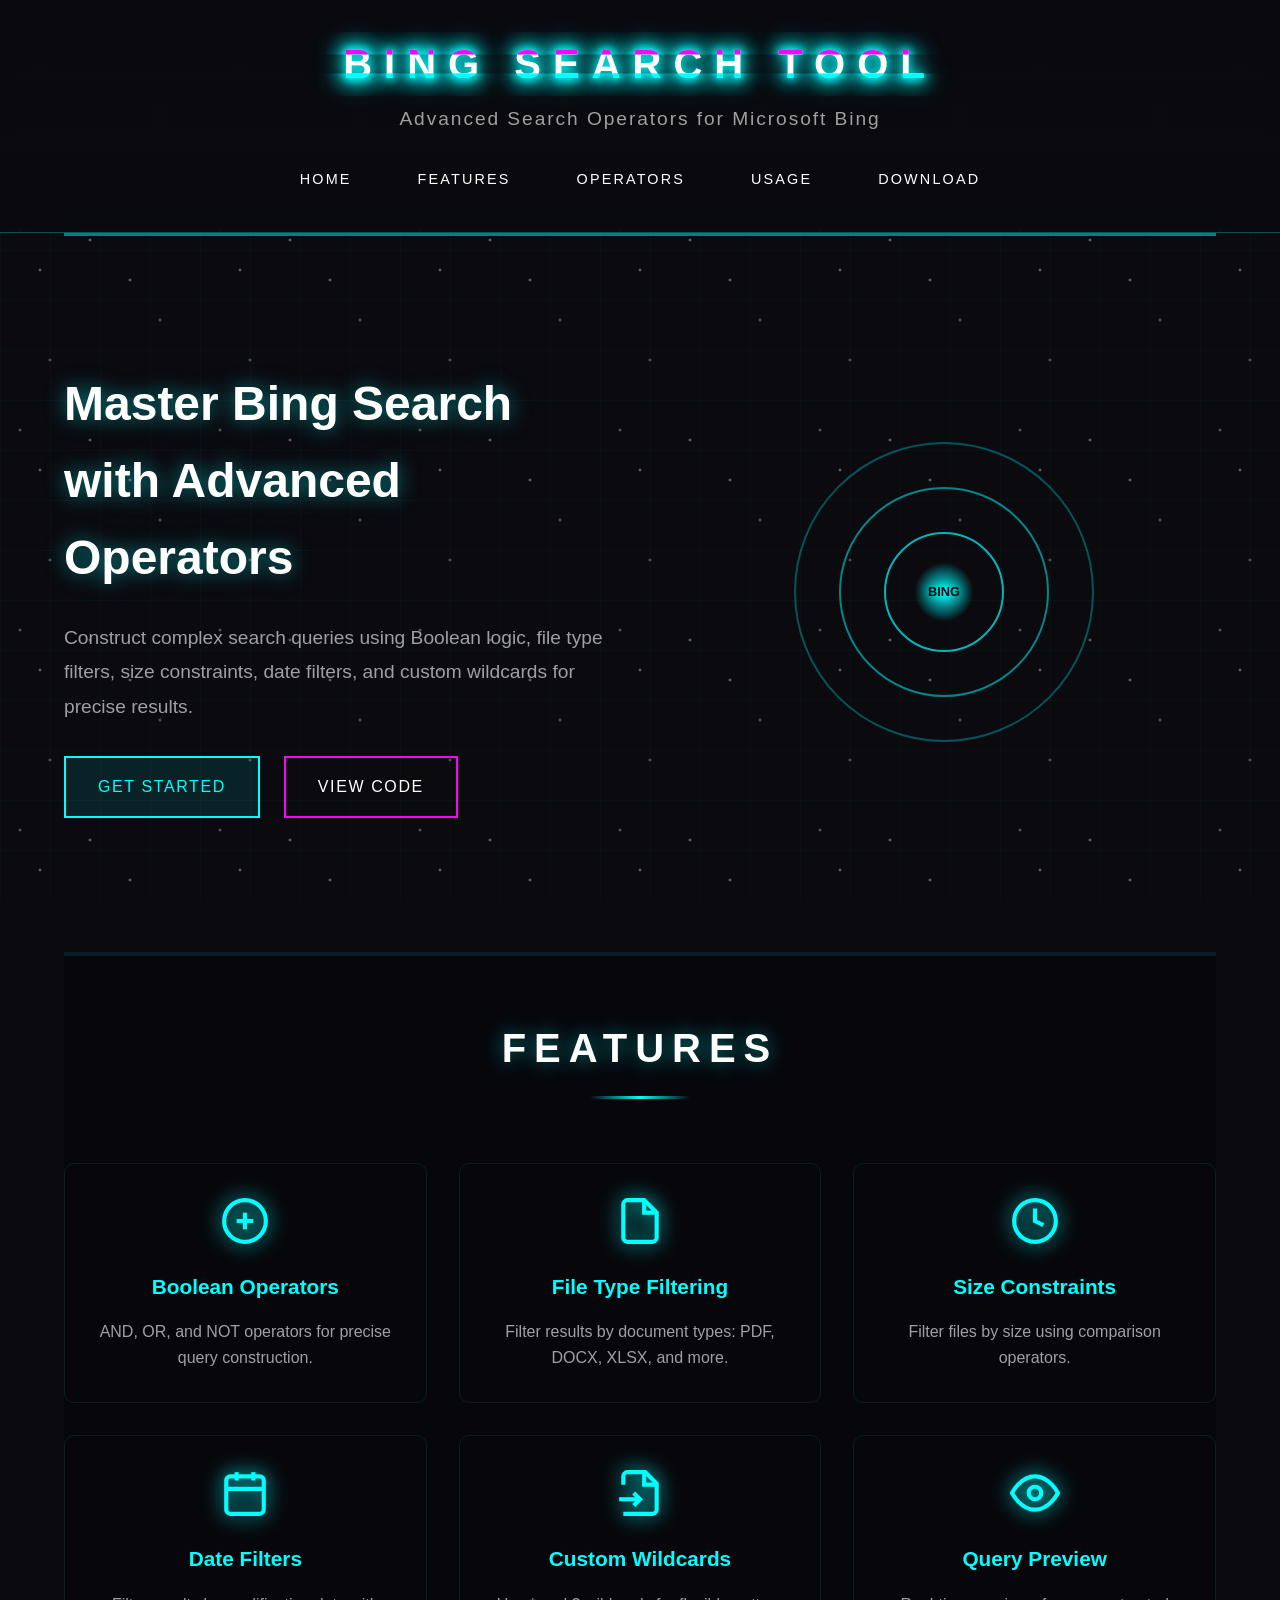
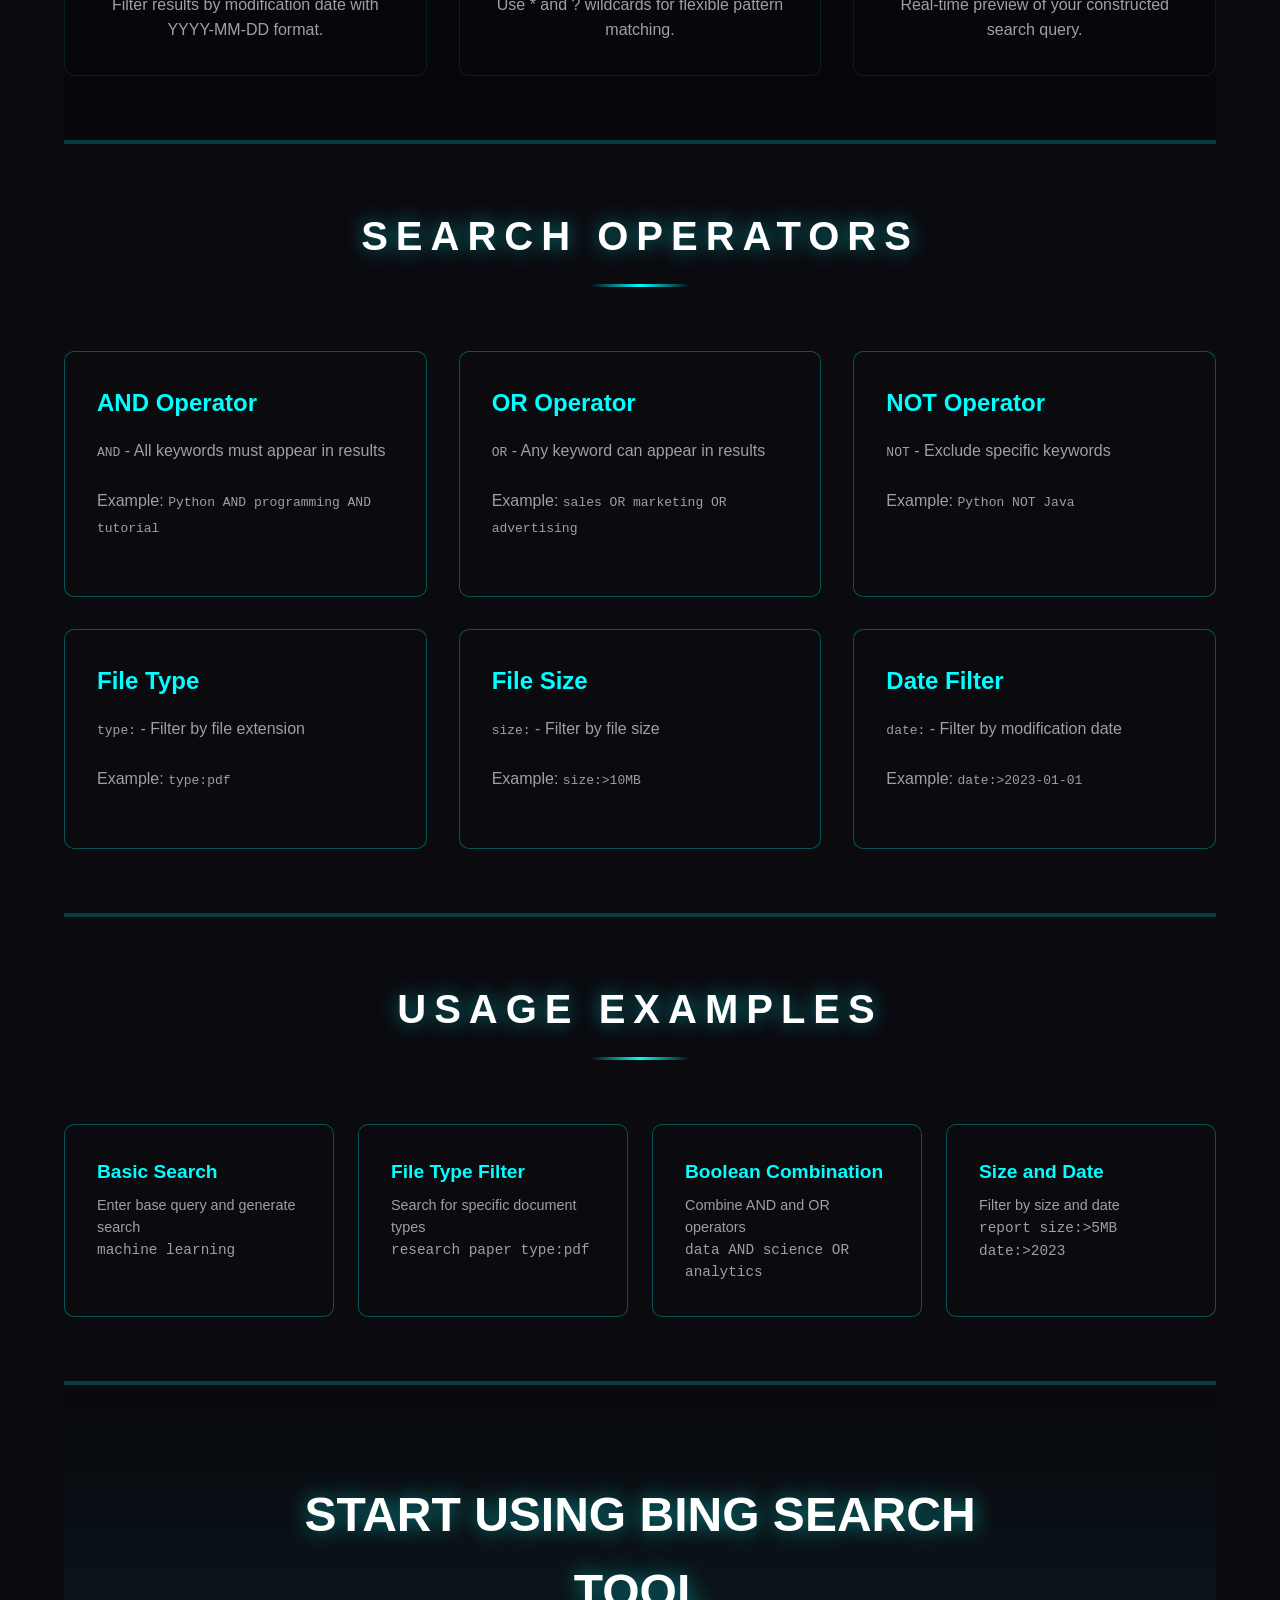
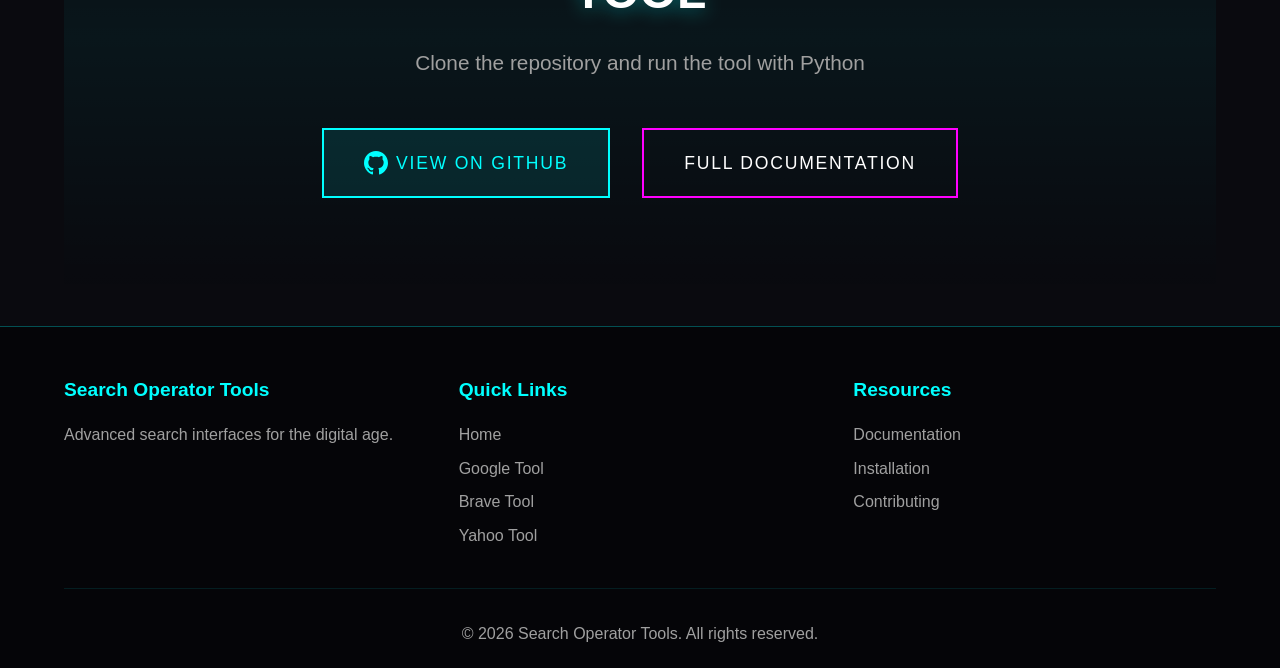
<file: site/pages/bing.html>
<!DOCTYPE html>
<html lang="en">
<head>
    <meta charset="UTF-8">
    <meta name="viewport" content="width=device-width, initial-scale=1.0">
    <title>Microsoft Bing Search Tool - Search Operator Tools</title>
    <link rel="stylesheet" href="../css/style.css">
    <link rel="stylesheet" href="../css/animations.css">
</head>
<body>
    <div class="stars"></div>
    <div class="grid-overlay"></div>
    
    <header class="main-header">
        <div class="header-content">
            <h1 class="glitch-text" data-text="BING SEARCH TOOL">BING SEARCH TOOL</h1>
            <p class="subtitle">Advanced Search Operators for Microsoft Bing</p>
        </div>
        <nav class="main-nav">
            <a href="../index.html" class="nav-link">HOME</a>
            <a href="#features" class="nav-link">FEATURES</a>
            <a href="#operators" class="nav-link">OPERATORS</a>
            <a href="#usage" class="nav-link">USAGE</a>
            <a href="../index.html#download" class="nav-link">DOWNLOAD</a>
        </nav>
    </header>

    <main>
        <section class="hero-section">
            <div class="hero-content">
                <div class="hero-text">
                    <h2 class="fade-in">Master Bing Search with Advanced Operators</h2>
                    <p class="fade-in">Construct complex search queries using Boolean logic, file type filters, size constraints, date filters, and custom wildcards for precise results.</p>
                    <div class="cta-buttons">
                        <a href="#usage" class="cta-button primary">GET STARTED</a>
                        <a href="https://github.com" class="cta-button secondary">VIEW CODE</a>
                    </div>
                </div>
                <div class="hero-visual">
                    <div class="hologram-container">
                        <div class="hologram-ring"></div>
                        <div class="hologram-ring"></div>
                        <div class="hologram-ring"></div>
                        <div class="hologram-core">
                            <span class="holo-text">BING</span>
                        </div>
                    </div>
                </div>
            </div>
        </section>

        <section id="features" class="features-section">
            <div class="section-header">
                <h2 class="section-title">FEATURES</h2>
                <div class="section-divider"></div>
            </div>
            <div class="features-grid">
                <div class="feature-item">
                    <div class="feature-icon">
                        <svg viewBox="0 0 24 24" fill="none" stroke="currentColor" stroke-width="2">
                            <circle cx="12" cy="12" r="10"></circle>
                            <line x1="12" y1="8" x2="12" y2="16"></line>
                            <line x1="8" y1="12" x2="16" y2="12"></line>
                        </svg>
                    </div>
                    <h3>Boolean Operators</h3>
                    <p>AND, OR, and NOT operators for precise query construction.</p>
                </div>

                <div class="feature-item">
                    <div class="feature-icon">
                        <svg viewBox="0 0 24 24" fill="none" stroke="currentColor" stroke-width="2">
                            <path d="M14 2H6a2 2 0 0 0-2 2v16a2 2 0 0 0 2 2h12a2 2 0 0 0 2-2V8z"></path>
                            <polyline points="14 2 14 8 20 8"></polyline>
                        </svg>
                    </div>
                    <h3>File Type Filtering</h3>
                    <p>Filter results by document types: PDF, DOCX, XLSX, and more.</p>
                </div>

                <div class="feature-item">
                    <div class="feature-icon">
                        <svg viewBox="0 0 24 24" fill="none" stroke="currentColor" stroke-width="2">
                            <circle cx="12" cy="12" r="10"></circle>
                            <polyline points="12 6 12 12 16 14"></polyline>
                        </svg>
                    </div>
                    <h3>Size Constraints</h3>
                    <p>Filter files by size using comparison operators.</p>
                </div>

                <div class="feature-item">
                    <div class="feature-icon">
                        <svg viewBox="0 0 24 24" fill="none" stroke="currentColor" stroke-width="2">
                            <rect x="3" y="4" width="18" height="18" rx="2" ry="2"></rect>
                            <line x1="16" y1="2" x2="16" y2="6"></line>
                            <line x1="8" y1="2" x2="8" y2="6"></line>
                            <line x1="3" y1="10" x2="21" y2="10"></line>
                        </svg>
                    </div>
                    <h3>Date Filters</h3>
                    <p>Filter results by modification date with YYYY-MM-DD format.</p>
                </div>

                <div class="feature-item">
                    <div class="feature-icon">
                        <svg viewBox="0 0 24 24" fill="none" stroke="currentColor" stroke-width="2">
                            <path d="M4 22h14a2 2 0 0 0 2-2V7.5L14.5 2H6a2 2 0 0 0-2 2v4"></path>
                            <polyline points="14 2 14 8 20 8"></polyline>
                            <path d="M2 15h10"></path>
                            <path d="M9 18l3-3-3-3"></path>
                        </svg>
                    </div>
                    <h3>Custom Wildcards</h3>
                    <p>Use * and ? wildcards for flexible pattern matching.</p>
                </div>

                <div class="feature-item">
                    <div class="feature-icon">
                        <svg viewBox="0 0 24 24" fill="none" stroke="currentColor" stroke-width="2">
                            <path d="M1 12s4-8 11-8 11 8 11 8-4 8-11 8-11-8-11-8z"></path>
                            <circle cx="12" cy="12" r="3"></circle>
                        </svg>
                    </div>
                    <h3>Query Preview</h3>
                    <p>Real-time preview of your constructed search query.</p>
                </div>
            </div>
        </section>

        <section id="operators" class="tools-section">
            <div class="section-header">
                <h2 class="section-title">SEARCH OPERATORS</h2>
                <div class="section-divider"></div>
            </div>
            <div class="tools-grid">
                <div class="tool-card">
                    <h3>AND Operator</h3>
                    <p><code>AND</code> - All keywords must appear in results</p>
                    <p class="example">Example: <code>Python AND programming AND tutorial</code></p>
                </div>

                <div class="tool-card">
                    <h3>OR Operator</h3>
                    <p><code>OR</code> - Any keyword can appear in results</p>
                    <p class="example">Example: <code>sales OR marketing OR advertising</code></p>
                </div>

                <div class="tool-card">
                    <h3>NOT Operator</h3>
                    <p><code>NOT</code> - Exclude specific keywords</p>
                    <p class="example">Example: <code>Python NOT Java</code></p>
                </div>

                <div class="tool-card">
                    <h3>File Type</h3>
                    <p><code>type:</code> - Filter by file extension</p>
                    <p class="example">Example: <code>type:pdf</code></p>
                </div>

                <div class="tool-card">
                    <h3>File Size</h3>
                    <p><code>size:</code> - Filter by file size</p>
                    <p class="example">Example: <code>size:>10MB</code></p>
                </div>

                <div class="tool-card">
                    <h3>Date Filter</h3>
                    <p><code>date:</code> - Filter by modification date</p>
                    <p class="example">Example: <code>date:>2023-01-01</code></p>
                </div>
            </div>
        </section>

        <section id="usage" class="docs-section">
            <div class="section-header">
                <h2 class="section-title">USAGE EXAMPLES</h2>
                <div class="section-divider"></div>
            </div>
            <div class="docs-grid">
                <div class="doc-link">
                    <h3>Basic Search</h3>
                    <p>Enter base query and generate search</p>
                    <p class="example"><code>machine learning</code></p>
                </div>

                <div class="doc-link">
                    <h3>File Type Filter</h3>
                    <p>Search for specific document types</p>
                    <p class="example"><code>research paper type:pdf</code></p>
                </div>

                <div class="doc-link">
                    <h3>Boolean Combination</h3>
                    <p>Combine AND and OR operators</p>
                    <p class="example"><code>data AND science OR analytics</code></p>
                </div>

                <div class="doc-link">
                    <h3>Size and Date</h3>
                    <p>Filter by size and date</p>
                    <p class="example"><code>report size:>5MB date:>2023</code></p>
                </div>
            </div>
        </section>

        <section class="download-section">
            <div class="download-content">
                <h2 class="download-title">START USING BING SEARCH TOOL</h2>
                <p class="download-subtitle">Clone the repository and run the tool with Python</p>
                <div class="download-buttons">
                    <a href="https://github.com" class="download-button primary">
                        <svg viewBox="0 0 24 24" fill="currentColor">
                            <path d="M12 0c-6.626 0-12 5.373-12 12 0 5.302 3.438 9.8 8.207 11.387.599.111.793-.261.793-.577v-2.234c-3.338.726-4.033-1.416-4.033-1.416-.546-1.387-1.333-1.756-1.333-1.756-1.089-.745.083-.729.083-.729 1.205.084 1.839 1.237 1.839 1.237 1.07 1.834 2.807 1.304 3.492.997.107-.775.418-1.305.762-1.604-2.665-.305-5.467-1.334-5.467-5.931 0-1.311.469-2.381 1.236-3.221-.124-.303-.535-1.524.117-3.176 0 0 1.008-.322 3.301 1.23.957-.266 1.983-.399 3.003-.404 1.02.005 2.047.138 3.006.404 2.291-1.552 3.297-1.23 3.297-1.23.653 1.653.242 2.874.118 3.176.77.84 1.235 1.911 1.235 3.221 0 4.609-2.807 5.624-5.479 5.921.43.372.823 1.102.823 2.222v3.293c0 .319.192.694.801.576 4.765-1.589 8.199-6.086 8.199-11.386 0-6.627-5.373-12-12-12z"/>
                        </svg>
                        VIEW ON GITHUB
                    </a>
                    <a href="../docs/BING_SEARCH_TOOL.md" class="download-button secondary">
                        FULL DOCUMENTATION
                    </a>
                </div>
            </div>
        </section>
    </main>

    <footer class="main-footer">
        <div class="footer-content">
            <div class="footer-section">
                <h3>Search Operator Tools</h3>
                <p>Advanced search interfaces for the digital age.</p>
            </div>
            <div class="footer-section">
                <h3>Quick Links</h3>
                <ul>
                    <li><a href="../index.html">Home</a></li>
                    <li><a href="google.html">Google Tool</a></li>
                    <li><a href="brave.html">Brave Tool</a></li>
                    <li><a href="yahoo.html">Yahoo Tool</a></li>
                </ul>
            </div>
            <div class="footer-section">
                <h3>Resources</h3>
                <ul>
                    <li><a href="../docs/BING_SEARCH_TOOL.md">Documentation</a></li>
                    <li><a href="../docs/INSTALLATION.md">Installation</a></li>
                    <li><a href="../CONTRIBUTING.md">Contributing</a></li>
                </ul>
            </div>
        </div>
        <div class="footer-bottom">
            <p>&copy; 2026 Search Operator Tools. All rights reserved.</p>
        </div>
    </footer>

    <script src="../js/animations.js"></script>
    <script src="../js/interactive.js"></script>
</body>
</html>
</file>
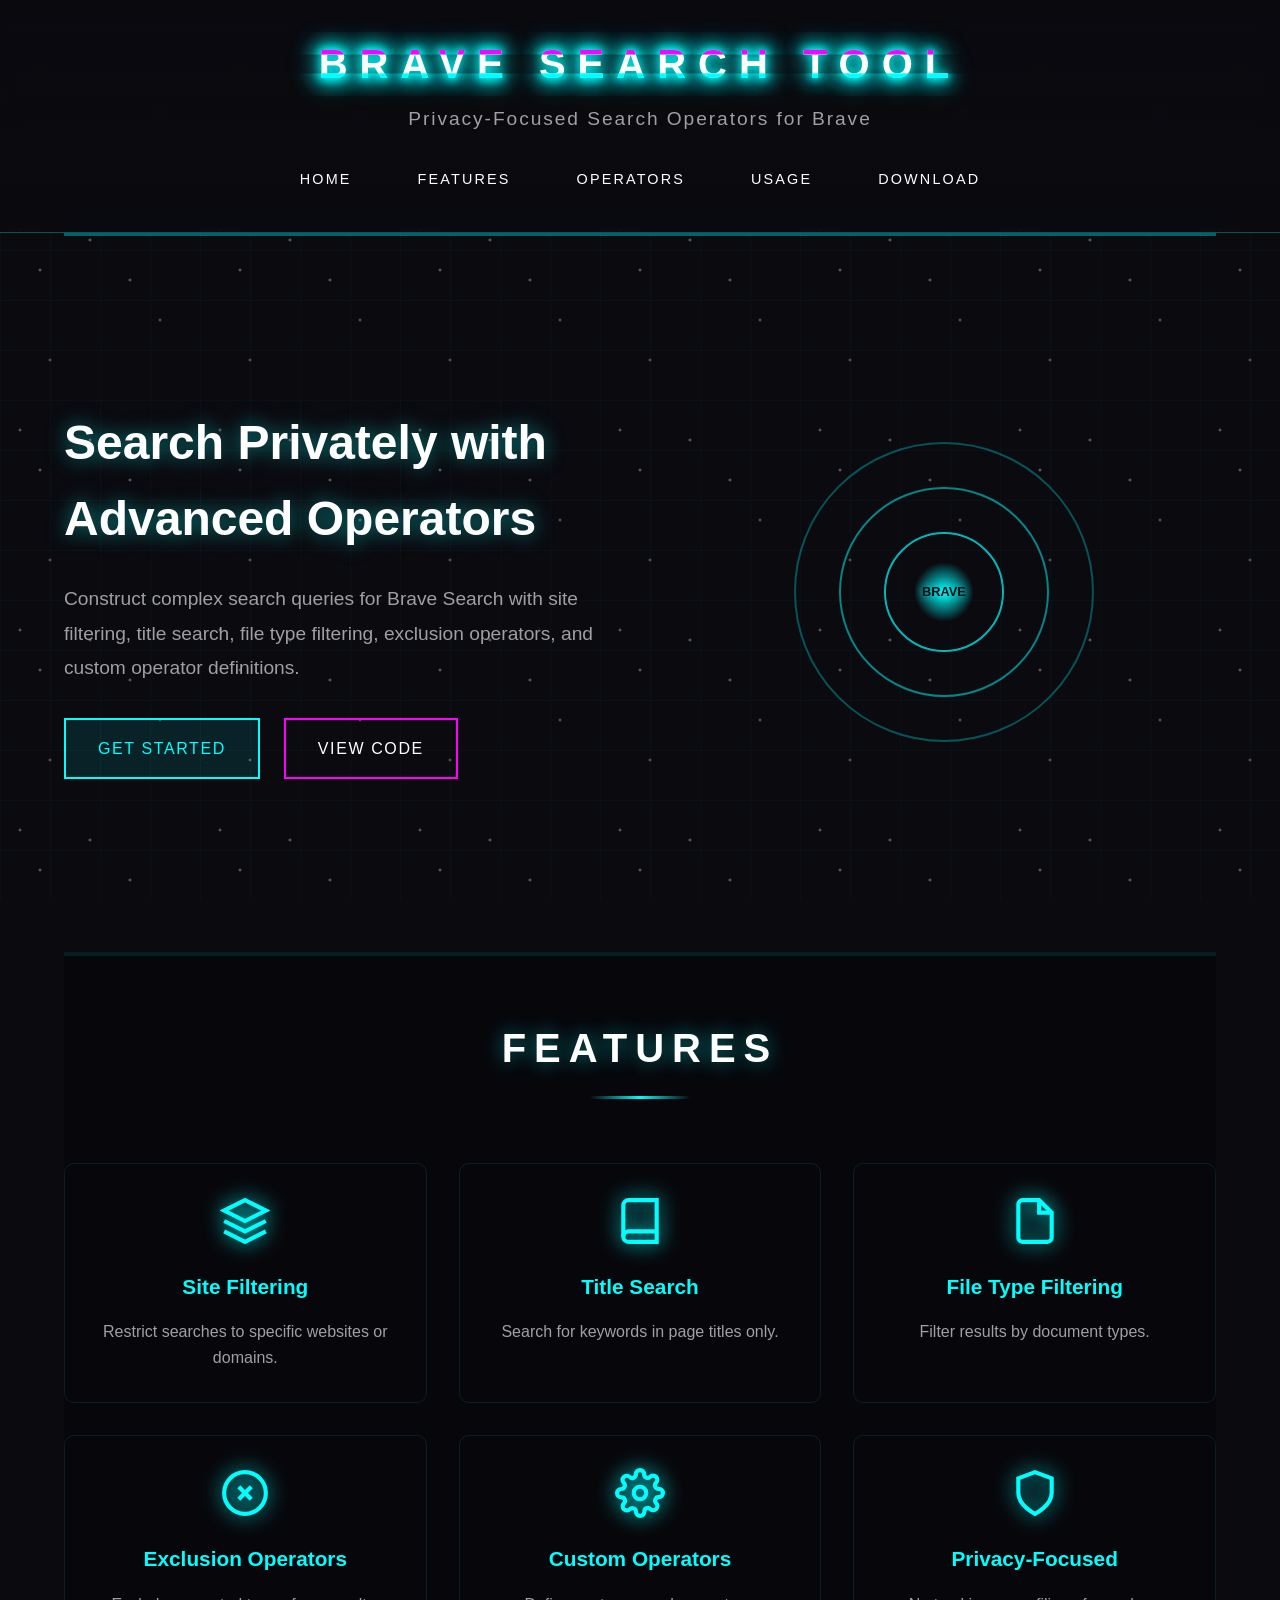
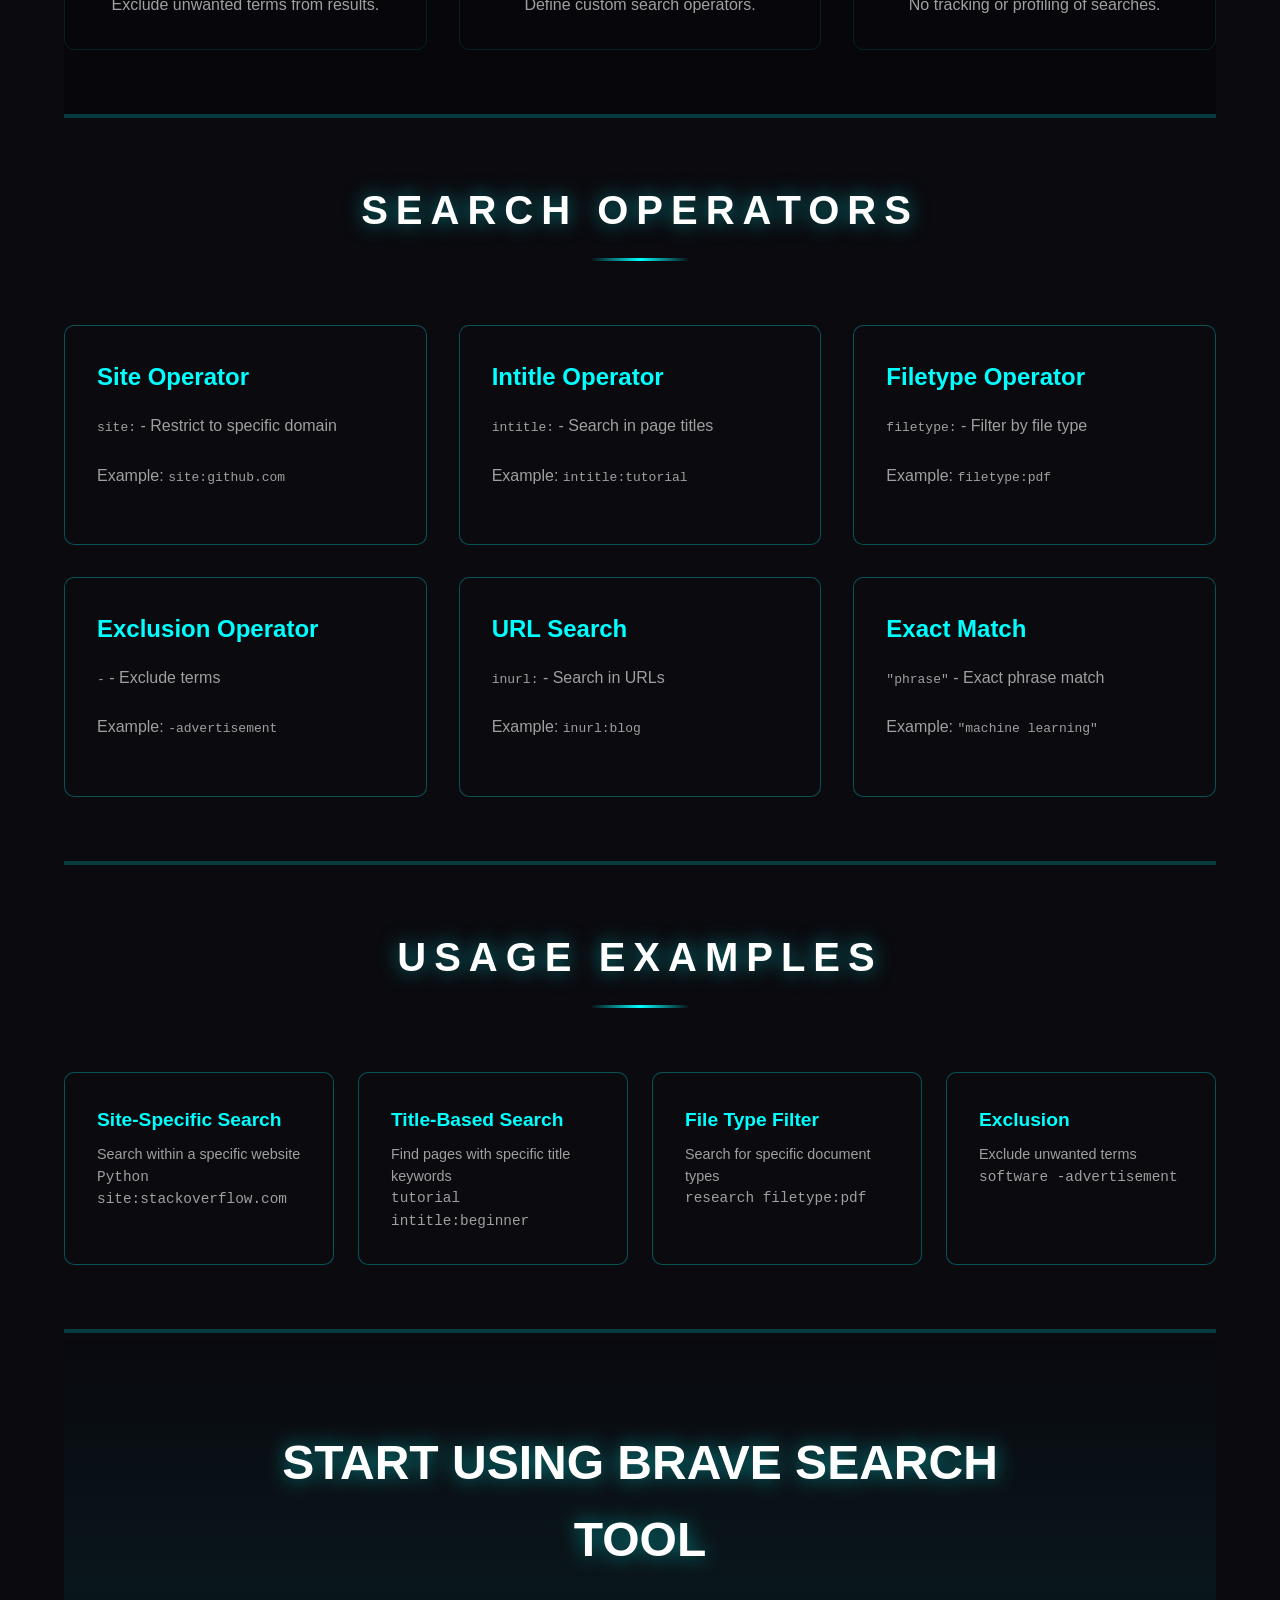
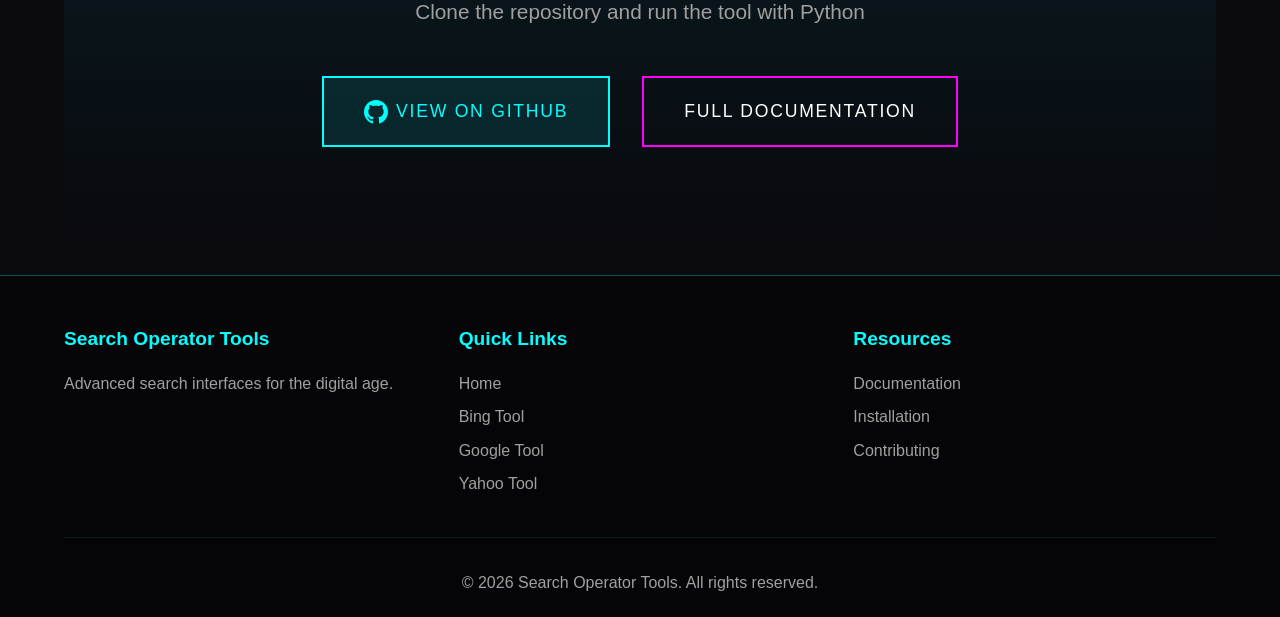
<file: site/pages/brave.html>
<!DOCTYPE html>
<html lang="en">
<head>
    <meta charset="UTF-8">
    <meta name="viewport" content="width=device-width, initial-scale=1.0">
    <title>Brave Search Tool - Search Operator Tools</title>
    <link rel="stylesheet" href="../css/style.css">
    <link rel="stylesheet" href="../css/animations.css">
</head>
<body>
    <div class="stars"></div>
    <div class="grid-overlay"></div>
    
    <header class="main-header">
        <div class="header-content">
            <h1 class="glitch-text" data-text="BRAVE SEARCH TOOL">BRAVE SEARCH TOOL</h1>
            <p class="subtitle">Privacy-Focused Search Operators for Brave</p>
        </div>
        <nav class="main-nav">
            <a href="../index.html" class="nav-link">HOME</a>
            <a href="#features" class="nav-link">FEATURES</a>
            <a href="#operators" class="nav-link">OPERATORS</a>
            <a href="#usage" class="nav-link">USAGE</a>
            <a href="../index.html#download" class="nav-link">DOWNLOAD</a>
        </nav>
    </header>

    <main>
        <section class="hero-section">
            <div class="hero-content">
                <div class="hero-text">
                    <h2 class="fade-in">Search Privately with Advanced Operators</h2>
                    <p class="fade-in">Construct complex search queries for Brave Search with site filtering, title search, file type filtering, exclusion operators, and custom operator definitions.</p>
                    <div class="cta-buttons">
                        <a href="#usage" class="cta-button primary">GET STARTED</a>
                        <a href="https://github.com" class="cta-button secondary">VIEW CODE</a>
                    </div>
                </div>
                <div class="hero-visual">
                    <div class="hologram-container">
                        <div class="hologram-ring"></div>
                        <div class="hologram-ring"></div>
                        <div class="hologram-ring"></div>
                        <div class="hologram-core">
                            <span class="holo-text">BRAVE</span>
                        </div>
                    </div>
                </div>
            </div>
        </section>

        <section id="features" class="features-section">
            <div class="section-header">
                <h2 class="section-title">FEATURES</h2>
                <div class="section-divider"></div>
            </div>
            <div class="features-grid">
                <div class="feature-item">
                    <div class="feature-icon">
                        <svg viewBox="0 0 24 24" fill="none" stroke="currentColor" stroke-width="2">
                            <path d="M12 2L2 7l10 5 10-5-10-5z"></path>
                            <path d="M2 17l10 5 10-5"></path>
                            <path d="M2 12l10 5 10-5"></path>
                        </svg>
                    </div>
                    <h3>Site Filtering</h3>
                    <p>Restrict searches to specific websites or domains.</p>
                </div>

                <div class="feature-item">
                    <div class="feature-icon">
                        <svg viewBox="0 0 24 24" fill="none" stroke="currentColor" stroke-width="2">
                            <path d="M4 19.5A2.5 2.5 0 0 1 6.5 17H20"></path>
                            <path d="M6.5 2H20v20H6.5A2.5 2.5 0 0 1 4 19.5v-15A2.5 2.5 0 0 1 6.5 2z"></path>
                        </svg>
                    </div>
                    <h3>Title Search</h3>
                    <p>Search for keywords in page titles only.</p>
                </div>

                <div class="feature-item">
                    <div class="feature-icon">
                        <svg viewBox="0 0 24 24" fill="none" stroke="currentColor" stroke-width="2">
                            <path d="M14 2H6a2 2 0 0 0-2 2v16a2 2 0 0 0 2 2h12a2 2 0 0 0 2-2V8z"></path>
                            <polyline points="14 2 14 8 20 8"></polyline>
                        </svg>
                    </div>
                    <h3>File Type Filtering</h3>
                    <p>Filter results by document types.</p>
                </div>

                <div class="feature-item">
                    <div class="feature-icon">
                        <svg viewBox="0 0 24 24" fill="none" stroke="currentColor" stroke-width="2">
                            <circle cx="12" cy="12" r="10"></circle>
                            <line x1="15" y1="9" x2="9" y2="15"></line>
                            <line x1="9" y1="9" x2="15" y2="15"></line>
                        </svg>
                    </div>
                    <h3>Exclusion Operators</h3>
                    <p>Exclude unwanted terms from results.</p>
                </div>

                <div class="feature-item">
                    <div class="feature-icon">
                        <svg viewBox="0 0 24 24" fill="none" stroke="currentColor" stroke-width="2">
                            <circle cx="12" cy="12" r="3"></circle>
                            <path d="M19.4 15a1.65 1.65 0 0 0 .33 1.82l.06.06a2 2 0 0 1 0 2.83 2 2 0 0 1-2.83 0l-.06-.06a1.65 1.65 0 0 0-1.82-.33 1.65 1.65 0 0 0-1 1.51V21a2 2 0 0 1-2 2 2 2 0 0 1-2-2v-.09A1.65 1.65 0 0 0 9 19.4a1.65 1.65 0 0 0-1.82.33l-.06.06a2 2 0 0 1-2.83 0 2 2 0 0 1 0-2.83l.06-.06a1.65 1.65 0 0 0 .33-1.82 1.65 1.65 0 0 0-1.51-1H3a2 2 0 0 1-2-2 2 2 0 0 1 2-2h.09A1.65 1.65 0 0 0 4.6 9a1.65 1.65 0 0 0-.33-1.82l-.06-.06a2 2 0 0 1 0-2.83 2 2 0 0 1 2.83 0l.06.06a1.65 1.65 0 0 0 1.82.33H9a1.65 1.65 0 0 0 1-1.51V3a2 2 0 0 1 2-2 2 2 0 0 1 2 2v.09a1.65 1.65 0 0 0 1 1.51 1.65 1.65 0 0 0 1.82-.33l.06-.06a2 2 0 0 1 2.83 0 2 2 0 0 1 0 2.83l-.06.06a1.65 1.65 0 0 0-.33 1.82V9a1.65 1.65 0 0 0 1.51 1H21a2 2 0 0 1 2 2 2 2 0 0 1-2 2h-.09a1.65 1.65 0 0 0-1.51 1z"></path>
                        </svg>
                    </div>
                    <h3>Custom Operators</h3>
                    <p>Define custom search operators.</p>
                </div>

                <div class="feature-item">
                    <div class="feature-icon">
                        <svg viewBox="0 0 24 24" fill="none" stroke="currentColor" stroke-width="2">
                            <path d="M12 22s8-4 8-10V5l-8-3-8 3v7c0 6 8 10 8 10z"></path>
                        </svg>
                    </div>
                    <h3>Privacy-Focused</h3>
                    <p>No tracking or profiling of searches.</p>
                </div>
            </div>
        </section>

        <section id="operators" class="tools-section">
            <div class="section-header">
                <h2 class="section-title">SEARCH OPERATORS</h2>
                <div class="section-divider"></div>
            </div>
            <div class="tools-grid">
                <div class="tool-card">
                    <h3>Site Operator</h3>
                    <p><code>site:</code> - Restrict to specific domain</p>
                    <p class="example">Example: <code>site:github.com</code></p>
                </div>

                <div class="tool-card">
                    <h3>Intitle Operator</h3>
                    <p><code>intitle:</code> - Search in page titles</p>
                    <p class="example">Example: <code>intitle:tutorial</code></p>
                </div>

                <div class="tool-card">
                    <h3>Filetype Operator</h3>
                    <p><code>filetype:</code> - Filter by file type</p>
                    <p class="example">Example: <code>filetype:pdf</code></p>
                </div>

                <div class="tool-card">
                    <h3>Exclusion Operator</h3>
                    <p><code>-</code> - Exclude terms</p>
                    <p class="example">Example: <code>-advertisement</code></p>
                </div>

                <div class="tool-card">
                    <h3>URL Search</h3>
                    <p><code>inurl:</code> - Search in URLs</p>
                    <p class="example">Example: <code>inurl:blog</code></p>
                </div>

                <div class="tool-card">
                    <h3>Exact Match</h3>
                    <p><code>"phrase"</code> - Exact phrase match</p>
                    <p class="example">Example: <code>"machine learning"</code></p>
                </div>
            </div>
        </section>

        <section id="usage" class="docs-section">
            <div class="section-header">
                <h2 class="section-title">USAGE EXAMPLES</h2>
                <div class="section-divider"></div>
            </div>
            <div class="docs-grid">
                <div class="doc-link">
                    <h3>Site-Specific Search</h3>
                    <p>Search within a specific website</p>
                    <p class="example"><code>Python site:stackoverflow.com</code></p>
                </div>

                <div class="doc-link">
                    <h3>Title-Based Search</h3>
                    <p>Find pages with specific title keywords</p>
                    <p class="example"><code>tutorial intitle:beginner</code></p>
                </div>

                <div class="doc-link">
                    <h3>File Type Filter</h3>
                    <p>Search for specific document types</p>
                    <p class="example"><code>research filetype:pdf</code></p>
                </div>

                <div class="doc-link">
                    <h3>Exclusion</h3>
                    <p>Exclude unwanted terms</p>
                    <p class="example"><code>software -advertisement</code></p>
                </div>
            </div>
        </section>

        <section class="download-section">
            <div class="download-content">
                <h2 class="download-title">START USING BRAVE SEARCH TOOL</h2>
                <p class="download-subtitle">Clone the repository and run the tool with Python</p>
                <div class="download-buttons">
                    <a href="https://github.com" class="download-button primary">
                        <svg viewBox="0 0 24 24" fill="currentColor">
                            <path d="M12 0c-6.626 0-12 5.373-12 12 0 5.302 3.438 9.8 8.207 11.387.599.111.793-.261.793-.577v-2.234c-3.338.726-4.033-1.416-4.033-1.416-.546-1.387-1.333-1.756-1.333-1.756-1.089-.745.083-.729.083-.729 1.205.084 1.839 1.237 1.839 1.237 1.07 1.834 2.807 1.304 3.492.997.107-.775.418-1.305.762-1.604-2.665-.305-5.467-1.334-5.467-5.931 0-1.311.469-2.381 1.236-3.221-.124-.303-.535-1.524.117-3.176 0 0 1.008-.322 3.301 1.23.957-.266 1.983-.399 3.003-.404 1.02.005 2.047.138 3.006.404 2.291-1.552 3.297-1.23 3.297-1.23.653 1.653.242 2.874.118 3.176.77.84 1.235 1.911 1.235 3.221 0 4.609-2.807 5.624-5.479 5.921.43.372.823 1.102.823 2.222v3.293c0 .319.192.694.801.576 4.765-1.589 8.199-6.086 8.199-11.386 0-6.627-5.373-12-12-12z"/>
                        </svg>
                        VIEW ON GITHUB
                    </a>
                    <a href="../docs/BRAVE_SEARCH_TOOL.md" class="download-button secondary">
                        FULL DOCUMENTATION
                    </a>
                </div>
            </div>
        </section>
    </main>

    <footer class="main-footer">
        <div class="footer-content">
            <div class="footer-section">
                <h3>Search Operator Tools</h3>
                <p>Advanced search interfaces for the digital age.</p>
            </div>
            <div class="footer-section">
                <h3>Quick Links</h3>
                <ul>
                    <li><a href="../index.html">Home</a></li>
                    <li><a href="bing.html">Bing Tool</a></li>
                    <li><a href="google.html">Google Tool</a></li>
                    <li><a href="yahoo.html">Yahoo Tool</a></li>
                </ul>
            </div>
            <div class="footer-section">
                <h3>Resources</h3>
                <ul>
                    <li><a href="../docs/BRAVE_SEARCH_TOOL.md">Documentation</a></li>
                    <li><a href="../docs/INSTALLATION.md">Installation</a></li>
                    <li><a href="../CONTRIBUTING.md">Contributing</a></li>
                </ul>
            </div>
        </div>
        <div class="footer-bottom">
            <p>&copy; 2026 Search Operator Tools. All rights reserved.</p>
        </div>
    </footer>

    <script src="../js/animations.js"></script>
    <script src="../js/interactive.js"></script>
</body>
</html>
</file>
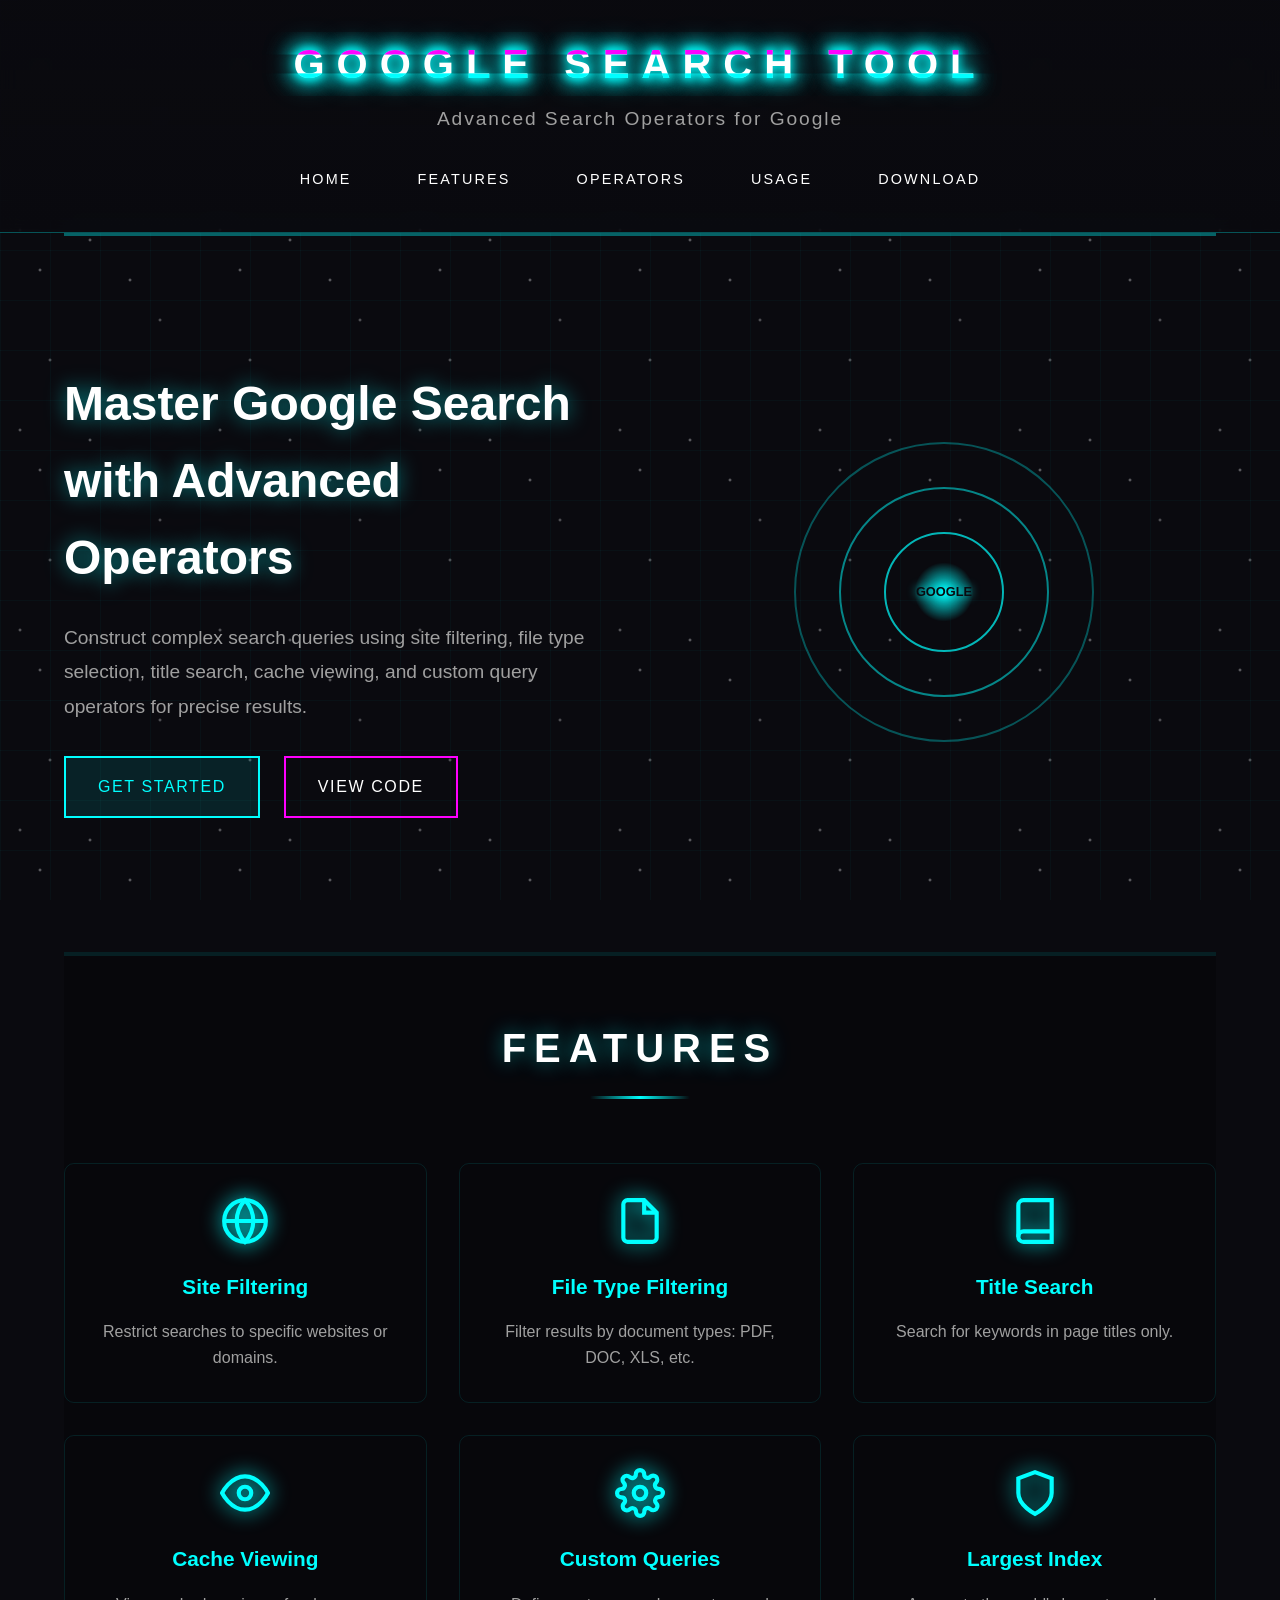
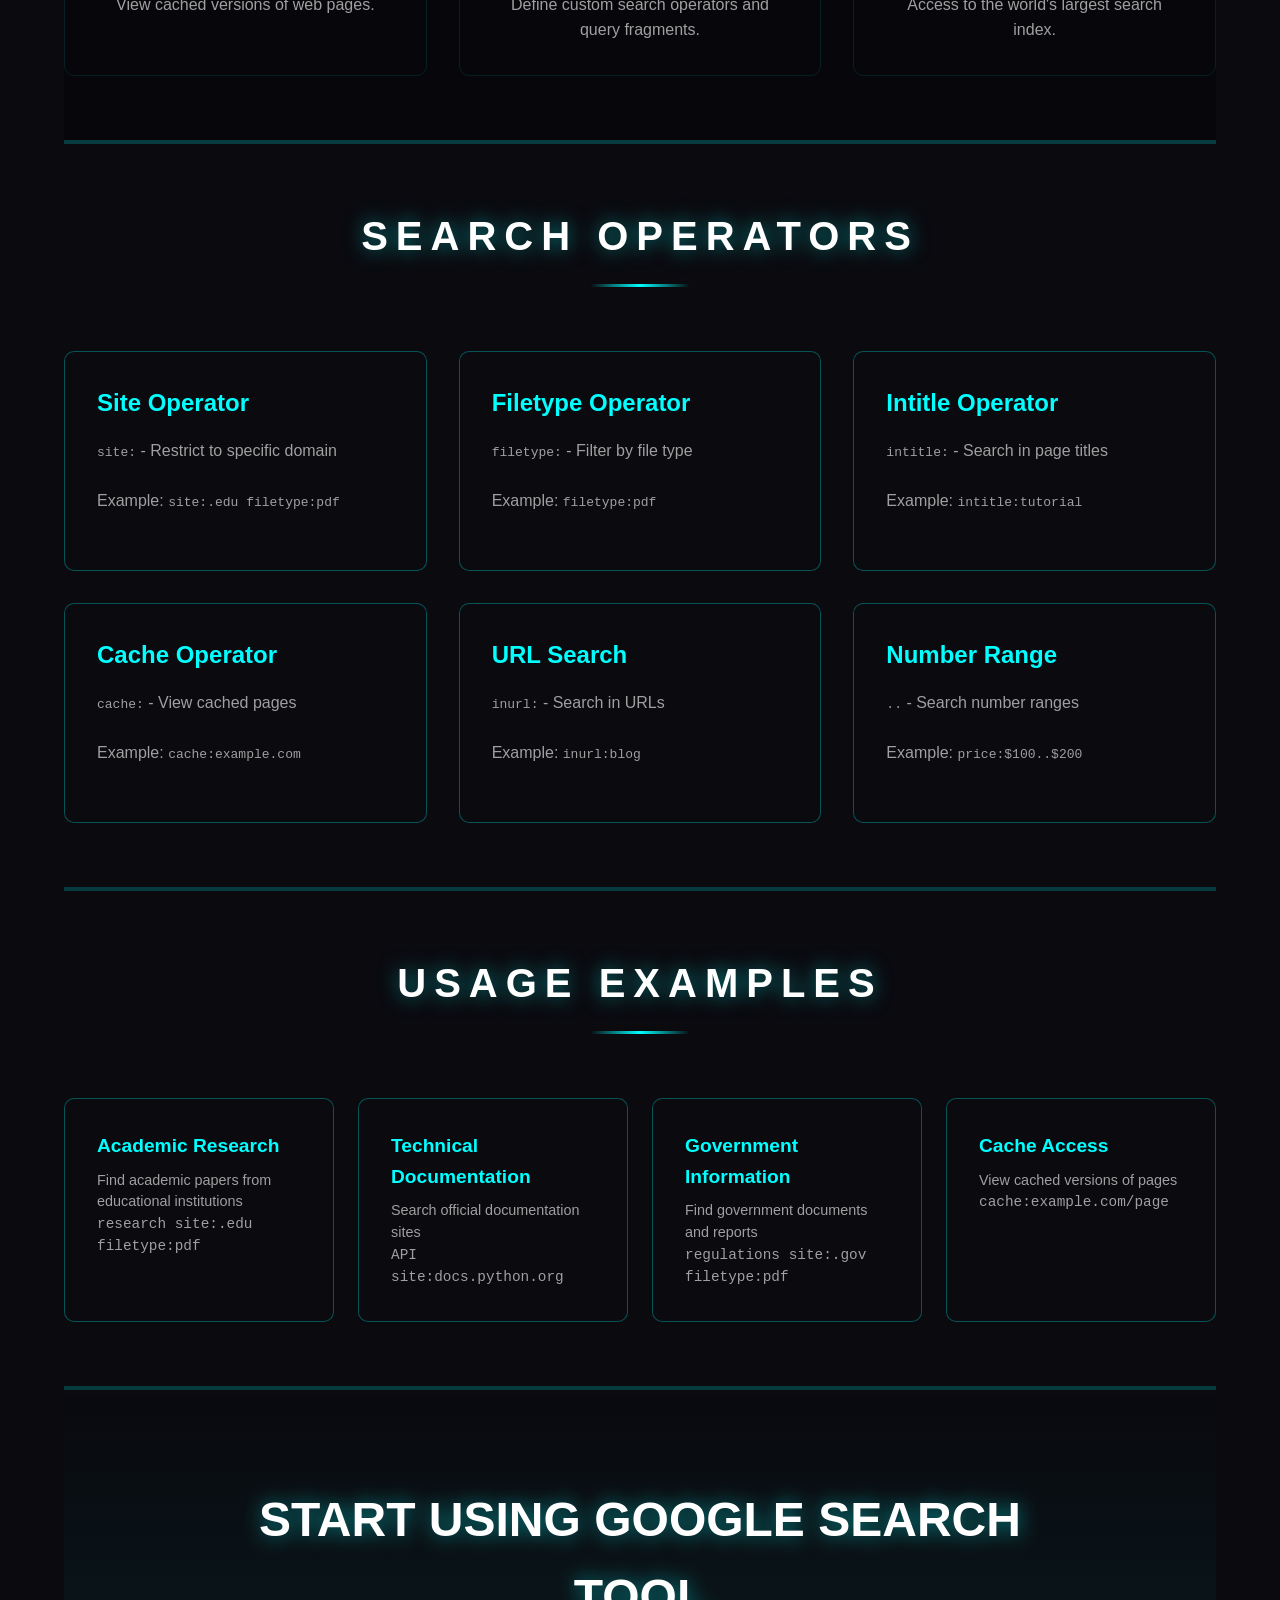
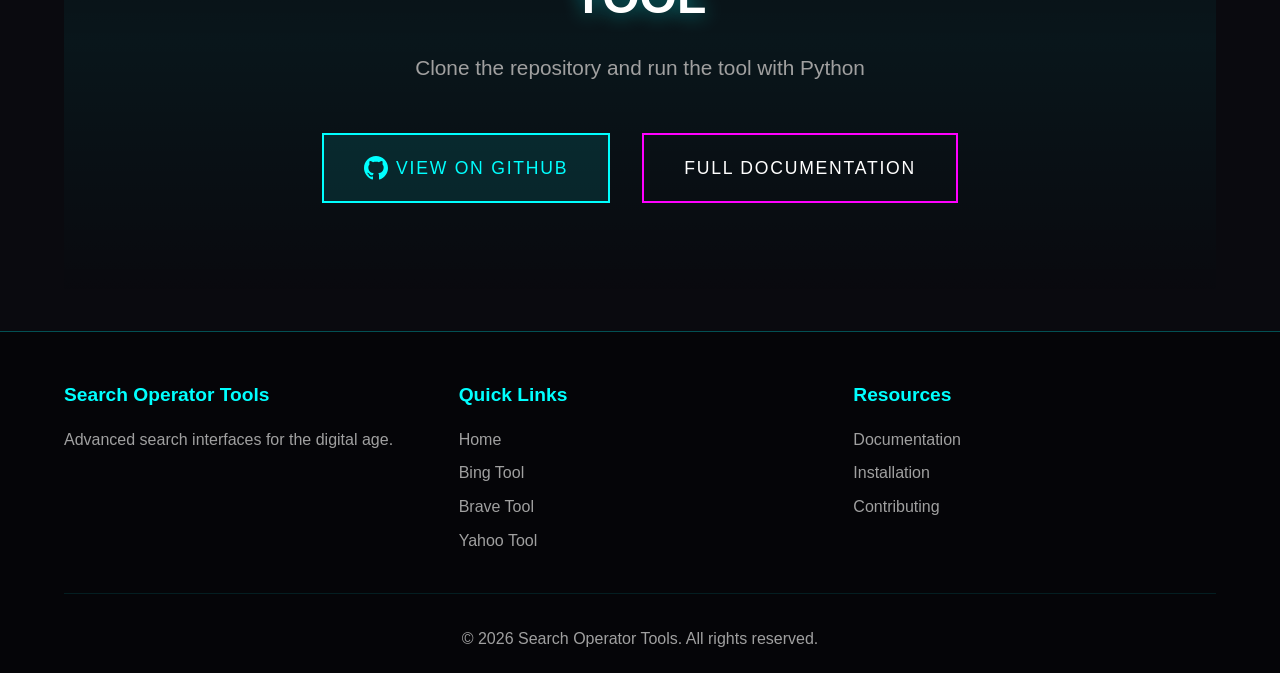
<file: site/pages/google.html>
<!DOCTYPE html>
<html lang="en">
<head>
    <meta charset="UTF-8">
    <meta name="viewport" content="width=device-width, initial-scale=1.0">
    <title>Google Search Tool - Search Operator Tools</title>
    <link rel="stylesheet" href="../css/style.css">
    <link rel="stylesheet" href="../css/animations.css">
</head>
<body>
    <div class="stars"></div>
    <div class="grid-overlay"></div>
    
    <header class="main-header">
        <div class="header-content">
            <h1 class="glitch-text" data-text="GOOGLE SEARCH TOOL">GOOGLE SEARCH TOOL</h1>
            <p class="subtitle">Advanced Search Operators for Google</p>
        </div>
        <nav class="main-nav">
            <a href="../index.html" class="nav-link">HOME</a>
            <a href="#features" class="nav-link">FEATURES</a>
            <a href="#operators" class="nav-link">OPERATORS</a>
            <a href="#usage" class="nav-link">USAGE</a>
            <a href="../index.html#download" class="nav-link">DOWNLOAD</a>
        </nav>
    </header>

    <main>
        <section class="hero-section">
            <div class="hero-content">
                <div class="hero-text">
                    <h2 class="fade-in">Master Google Search with Advanced Operators</h2>
                    <p class="fade-in">Construct complex search queries using site filtering, file type selection, title search, cache viewing, and custom query operators for precise results.</p>
                    <div class="cta-buttons">
                        <a href="#usage" class="cta-button primary">GET STARTED</a>
                        <a href="https://github.com" class="cta-button secondary">VIEW CODE</a>
                    </div>
                </div>
                <div class="hero-visual">
                    <div class="hologram-container">
                        <div class="hologram-ring"></div>
                        <div class="hologram-ring"></div>
                        <div class="hologram-ring"></div>
                        <div class="hologram-core">
                            <span class="holo-text">GOOGLE</span>
                        </div>
                    </div>
                </div>
            </div>
        </section>

        <section id="features" class="features-section">
            <div class="section-header">
                <h2 class="section-title">FEATURES</h2>
                <div class="section-divider"></div>
            </div>
            <div class="features-grid">
                <div class="feature-item">
                    <div class="feature-icon">
                        <svg viewBox="0 0 24 24" fill="none" stroke="currentColor" stroke-width="2">
                            <circle cx="12" cy="12" r="10"></circle>
                            <line x1="2" y1="12" x2="22" y2="12"></line>
                            <path d="M12 2a15.3 15.3 0 0 1 4 10 15.3 15.3 0 0 1-4 10 15.3 15.3 0 0 1-4-10 15.3 15.3 0 0 1 4-10z"></path>
                        </svg>
                    </div>
                    <h3>Site Filtering</h3>
                    <p>Restrict searches to specific websites or domains.</p>
                </div>

                <div class="feature-item">
                    <div class="feature-icon">
                        <svg viewBox="0 0 24 24" fill="none" stroke="currentColor" stroke-width="2">
                            <path d="M14 2H6a2 2 0 0 0-2 2v16a2 2 0 0 0 2 2h12a2 2 0 0 0 2-2V8z"></path>
                            <polyline points="14 2 14 8 20 8"></polyline>
                        </svg>
                    </div>
                    <h3>File Type Filtering</h3>
                    <p>Filter results by document types: PDF, DOC, XLS, etc.</p>
                </div>

                <div class="feature-item">
                    <div class="feature-icon">
                        <svg viewBox="0 0 24 24" fill="none" stroke="currentColor" stroke-width="2">
                            <path d="M4 19.5A2.5 2.5 0 0 1 6.5 17H20"></path>
                            <path d="M6.5 2H20v20H6.5A2.5 2.5 0 0 1 4 19.5v-15A2.5 2.5 0 0 1 6.5 2z"></path>
                        </svg>
                    </div>
                    <h3>Title Search</h3>
                    <p>Search for keywords in page titles only.</p>
                </div>

                <div class="feature-item">
                    <div class="feature-icon">
                        <svg viewBox="0 0 24 24" fill="none" stroke="currentColor" stroke-width="2">
                            <path d="M1 12s4-8 11-8 11 8 11 8-4 8-11 8-11-8-11-8z"></path>
                            <circle cx="12" cy="12" r="3"></circle>
                        </svg>
                    </div>
                    <h3>Cache Viewing</h3>
                    <p>View cached versions of web pages.</p>
                </div>

                <div class="feature-item">
                    <div class="feature-icon">
                        <svg viewBox="0 0 24 24" fill="none" stroke="currentColor" stroke-width="2">
                            <circle cx="12" cy="12" r="3"></circle>
                            <path d="M19.4 15a1.65 1.65 0 0 0 .33 1.82l.06.06a2 2 0 0 1 0 2.83 2 2 0 0 1-2.83 0l-.06-.06a1.65 1.65 0 0 0-1.82-.33 1.65 1.65 0 0 0-1 1.51V21a2 2 0 0 1-2 2 2 2 0 0 1-2-2v-.09A1.65 1.65 0 0 0 9 19.4a1.65 1.65 0 0 0-1.82.33l-.06.06a2 2 0 0 1-2.83 0 2 2 0 0 1 0-2.83l.06-.06a1.65 1.65 0 0 0 .33-1.82 1.65 1.65 0 0 0-1.51-1H3a2 2 0 0 1-2-2 2 2 0 0 1 2-2h.09A1.65 1.65 0 0 0 4.6 9a1.65 1.65 0 0 0-.33-1.82l-.06-.06a2 2 0 0 1 0-2.83 2 2 0 0 1 2.83 0l.06.06a1.65 1.65 0 0 0 1.82.33H9a1.65 1.65 0 0 0 1-1.51V3a2 2 0 0 1 2-2 2 2 0 0 1 2 2v.09a1.65 1.65 0 0 0 1 1.51 1.65 1.65 0 0 0 1.82-.33l.06-.06a2 2 0 0 1 2.83 0 2 2 0 0 1 0 2.83l-.06.06a1.65 1.65 0 0 0-.33 1.82V9a1.65 1.65 0 0 0 1.51 1H21a2 2 0 0 1 2 2 2 2 0 0 1-2 2h-.09a1.65 1.65 0 0 0-1.51 1z"></path>
                        </svg>
                    </div>
                    <h3>Custom Queries</h3>
                    <p>Define custom search operators and query fragments.</p>
                </div>

                <div class="feature-item">
                    <div class="feature-icon">
                        <svg viewBox="0 0 24 24" fill="none" stroke="currentColor" stroke-width="2">
                            <path d="M12 22s8-4 8-10V5l-8-3-8 3v7c0 6 8 10 8 10z"></path>
                        </svg>
                    </div>
                    <h3>Largest Index</h3>
                    <p>Access to the world's largest search index.</p>
                </div>
            </div>
        </section>

        <section id="operators" class="tools-section">
            <div class="section-header">
                <h2 class="section-title">SEARCH OPERATORS</h2>
                <div class="section-divider"></div>
            </div>
            <div class="tools-grid">
                <div class="tool-card">
                    <h3>Site Operator</h3>
                    <p><code>site:</code> - Restrict to specific domain</p>
                    <p class="example">Example: <code>site:.edu filetype:pdf</code></p>
                </div>

                <div class="tool-card">
                    <h3>Filetype Operator</h3>
                    <p><code>filetype:</code> - Filter by file type</p>
                    <p class="example">Example: <code>filetype:pdf</code></p>
                </div>

                <div class="tool-card">
                    <h3>Intitle Operator</h3>
                    <p><code>intitle:</code> - Search in page titles</p>
                    <p class="example">Example: <code>intitle:tutorial</code></p>
                </div>

                <div class="tool-card">
                    <h3>Cache Operator</h3>
                    <p><code>cache:</code> - View cached pages</p>
                    <p class="example">Example: <code>cache:example.com</code></p>
                </div>

                <div class="tool-card">
                    <h3>URL Search</h3>
                    <p><code>inurl:</code> - Search in URLs</p>
                    <p class="example">Example: <code>inurl:blog</code></p>
                </div>

                <div class="tool-card">
                    <h3>Number Range</h3>
                    <p><code>..</code> - Search number ranges</p>
                    <p class="example">Example: <code>price:$100..$200</code></p>
                </div>
            </div>
        </section>

        <section id="usage" class="docs-section">
            <div class="section-header">
                <h2 class="section-title">USAGE EXAMPLES</h2>
                <div class="section-divider"></div>
            </div>
            <div class="docs-grid">
                <div class="doc-link">
                    <h3>Academic Research</h3>
                    <p>Find academic papers from educational institutions</p>
                    <p class="example"><code>research site:.edu filetype:pdf</code></p>
                </div>

                <div class="doc-link">
                    <h3>Technical Documentation</h3>
                    <p>Search official documentation sites</p>
                    <p class="example"><code>API site:docs.python.org</code></p>
                </div>

                <div class="doc-link">
                    <h3>Government Information</h3>
                    <p>Find government documents and reports</p>
                    <p class="example"><code>regulations site:.gov filetype:pdf</code></p>
                </div>

                <div class="doc-link">
                    <h3>Cache Access</h3>
                    <p>View cached versions of pages</p>
                    <p class="example"><code>cache:example.com/page</code></p>
                </div>
            </div>
        </section>

        <section class="download-section">
            <div class="download-content">
                <h2 class="download-title">START USING GOOGLE SEARCH TOOL</h2>
                <p class="download-subtitle">Clone the repository and run the tool with Python</p>
                <div class="download-buttons">
                    <a href="https://github.com" class="download-button primary">
                        <svg viewBox="0 0 24 24" fill="currentColor">
                            <path d="M12 0c-6.626 0-12 5.373-12 12 0 5.302 3.438 9.8 8.207 11.387.599.111.793-.261.793-.577v-2.234c-3.338.726-4.033-1.416-4.033-1.416-.546-1.387-1.333-1.756-1.333-1.756-1.089-.745.083-.729.083-.729 1.205.084 1.839 1.237 1.839 1.237 1.07 1.834 2.807 1.304 3.492.997.107-.775.418-1.305.762-1.604-2.665-.305-5.467-1.334-5.467-5.931 0-1.311.469-2.381 1.236-3.221-.124-.303-.535-1.524.117-3.176 0 0 1.008-.322 3.301 1.23.957-.266 1.983-.399 3.003-.404 1.02.005 2.047.138 3.006.404 2.291-1.552 3.297-1.23 3.297-1.23.653 1.653.242 2.874.118 3.176.77.84 1.235 1.911 1.235 3.221 0 4.609-2.807 5.624-5.479 5.921.43.372.823 1.102.823 2.222v3.293c0 .319.192.694.801.576 4.765-1.589 8.199-6.086 8.199-11.386 0-6.627-5.373-12-12-12z"/>
                        </svg>
                        VIEW ON GITHUB
                    </a>
                    <a href="../docs/GOOGLE_SEARCH_TOOL.md" class="download-button secondary">
                        FULL DOCUMENTATION
                    </a>
                </div>
            </div>
        </section>
    </main>

    <footer class="main-footer">
        <div class="footer-content">
            <div class="footer-section">
                <h3>Search Operator Tools</h3>
                <p>Advanced search interfaces for the digital age.</p>
            </div>
            <div class="footer-section">
                <h3>Quick Links</h3>
                <ul>
                    <li><a href="../index.html">Home</a></li>
                    <li><a href="bing.html">Bing Tool</a></li>
                    <li><a href="brave.html">Brave Tool</a></li>
                    <li><a href="yahoo.html">Yahoo Tool</a></li>
                </ul>
            </div>
            <div class="footer-section">
                <h3>Resources</h3>
                <ul>
                    <li><a href="../docs/GOOGLE_SEARCH_TOOL.md">Documentation</a></li>
                    <li><a href="../docs/INSTALLATION.md">Installation</a></li>
                    <li><a href="../CONTRIBUTING.md">Contributing</a></li>
                </ul>
            </div>
        </div>
        <div class="footer-bottom">
            <p>&copy; 2026 Search Operator Tools. All rights reserved.</p>
        </div>
    </footer>

    <script src="../js/animations.js"></script>
    <script src="../js/interactive.js"></script>
</body>
</html>
</file>
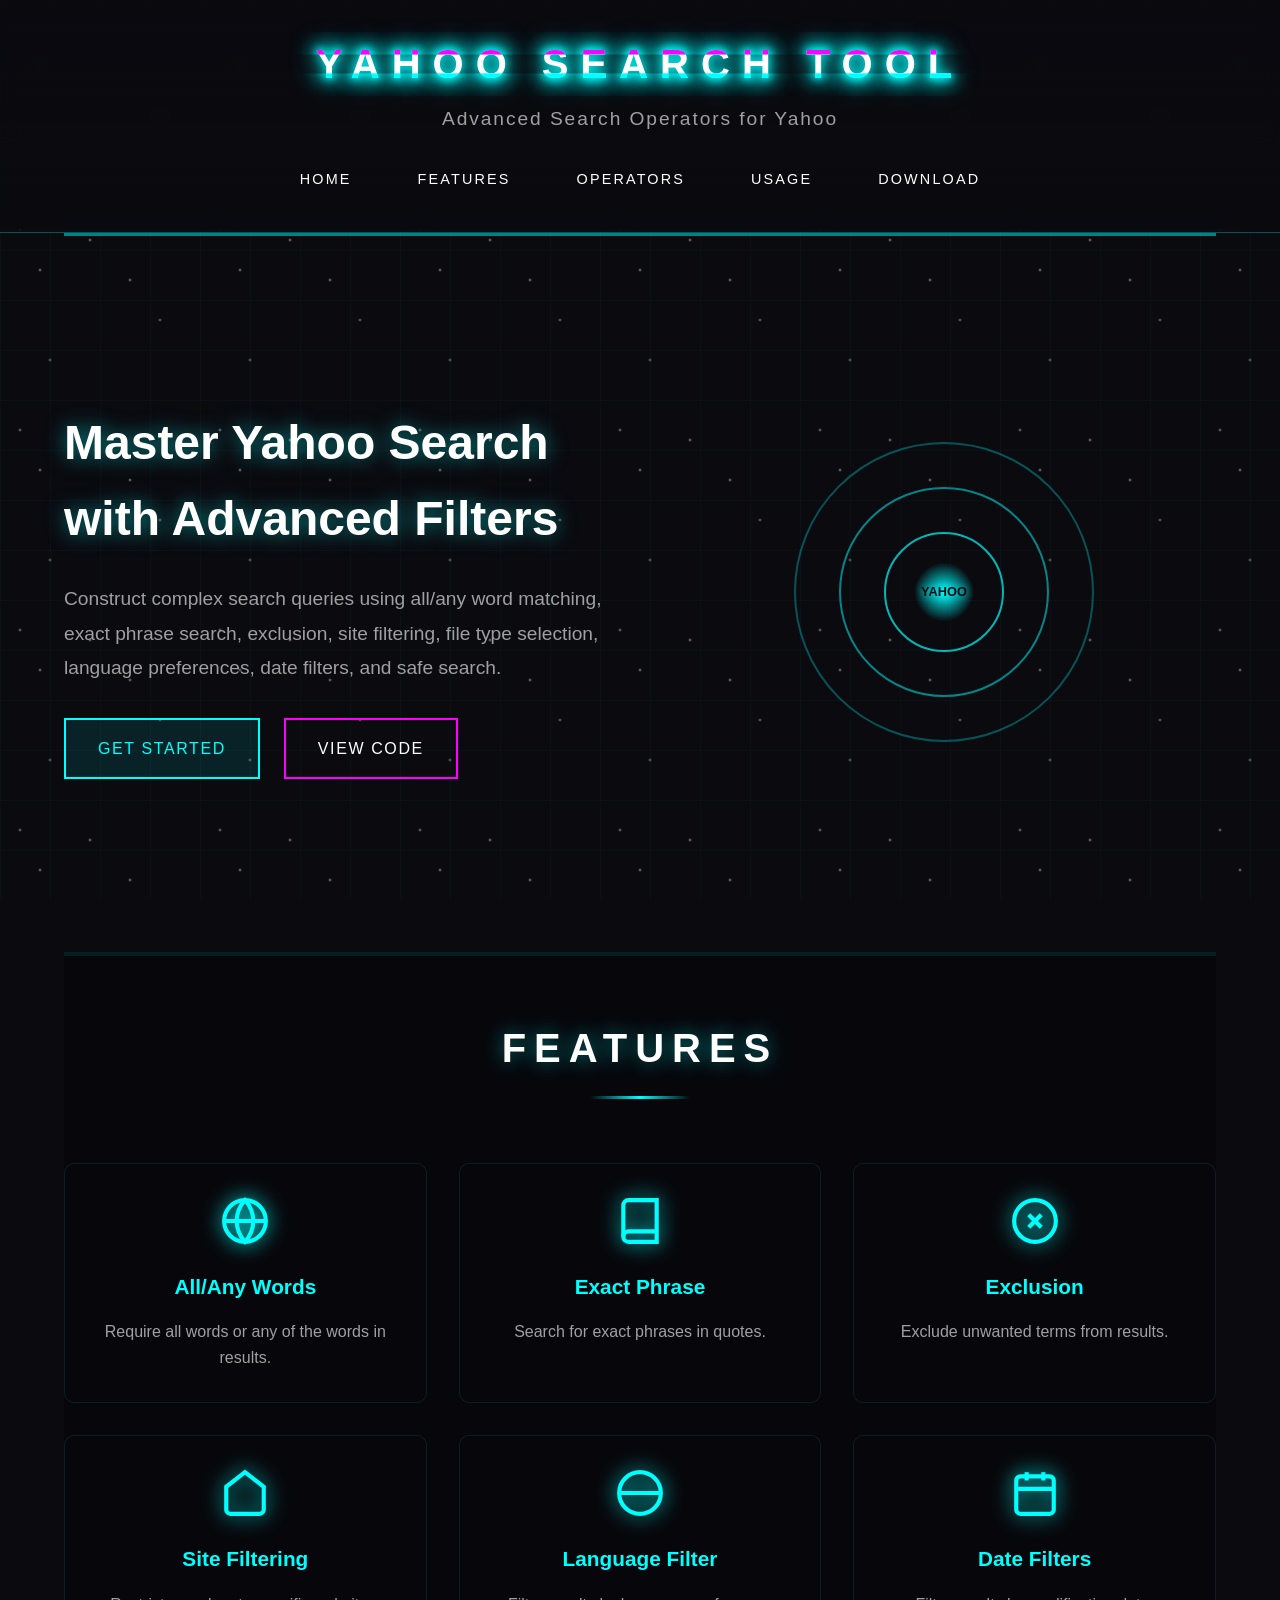
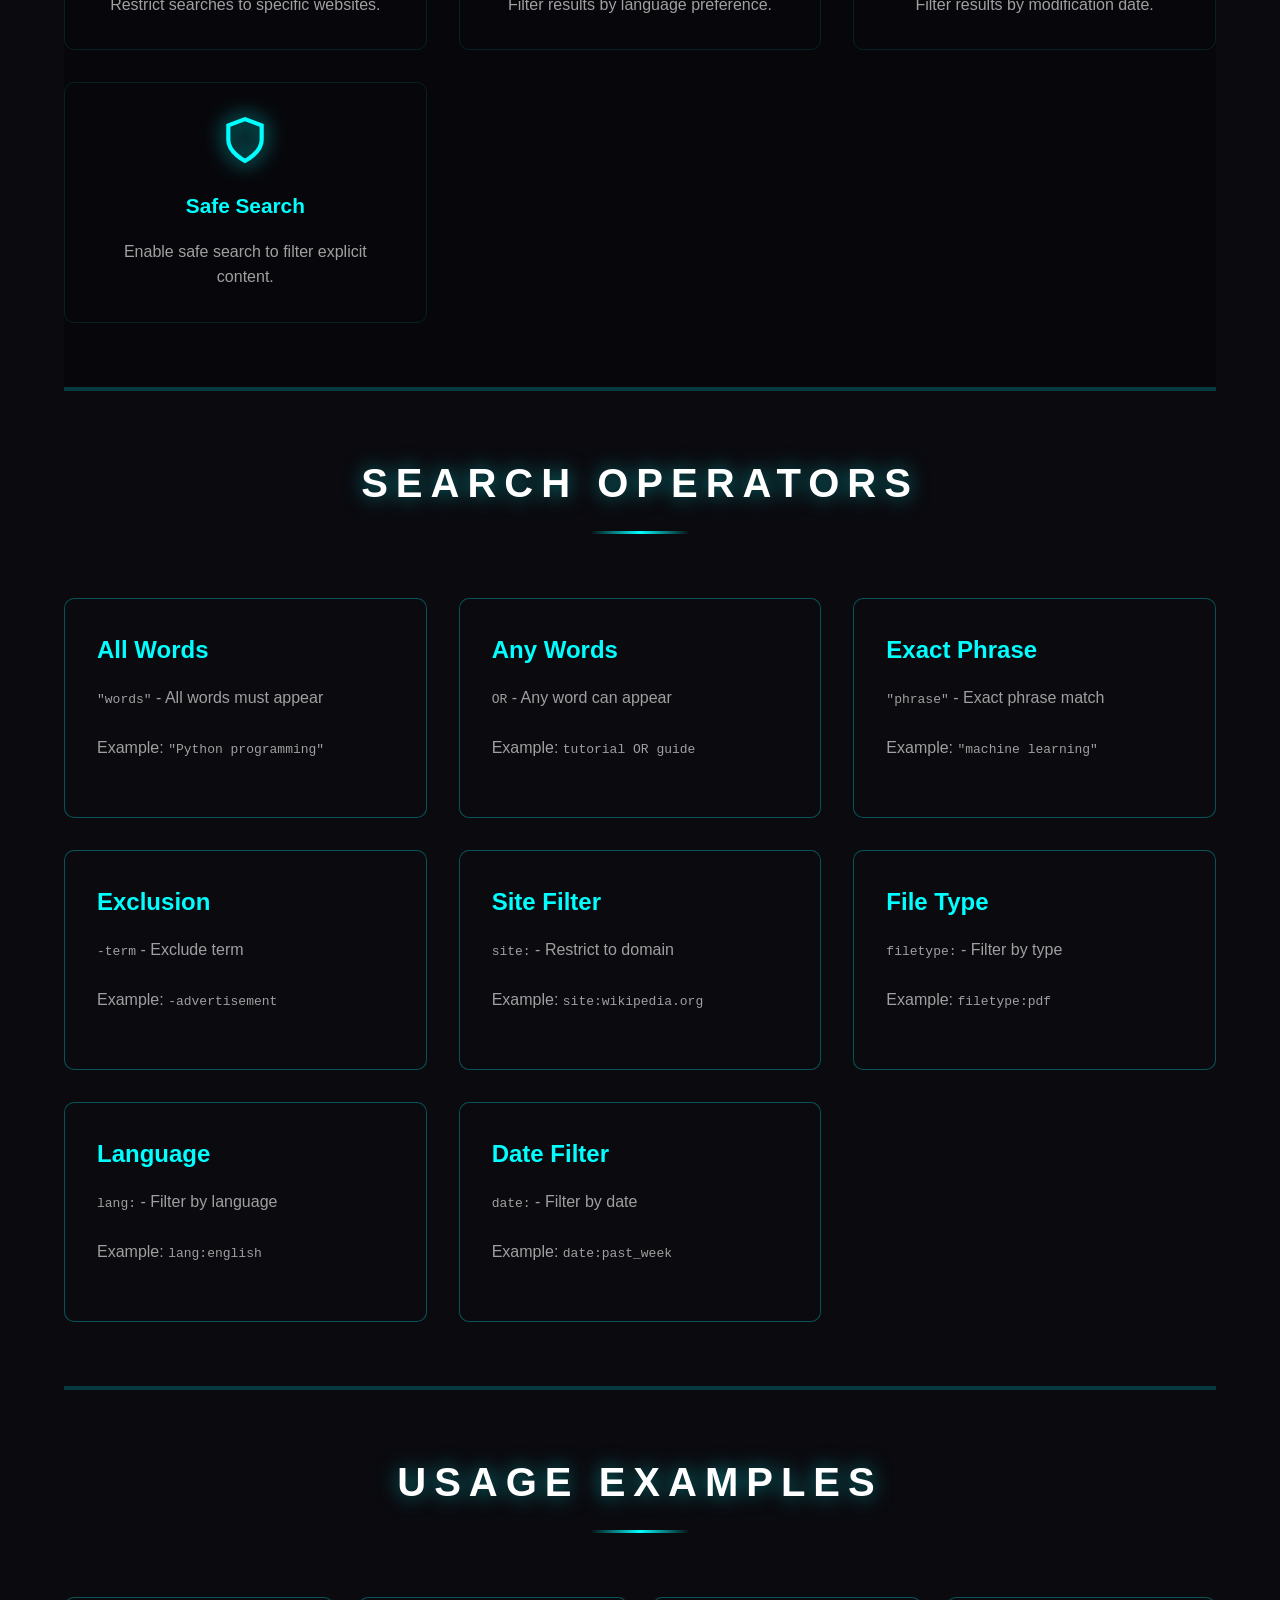
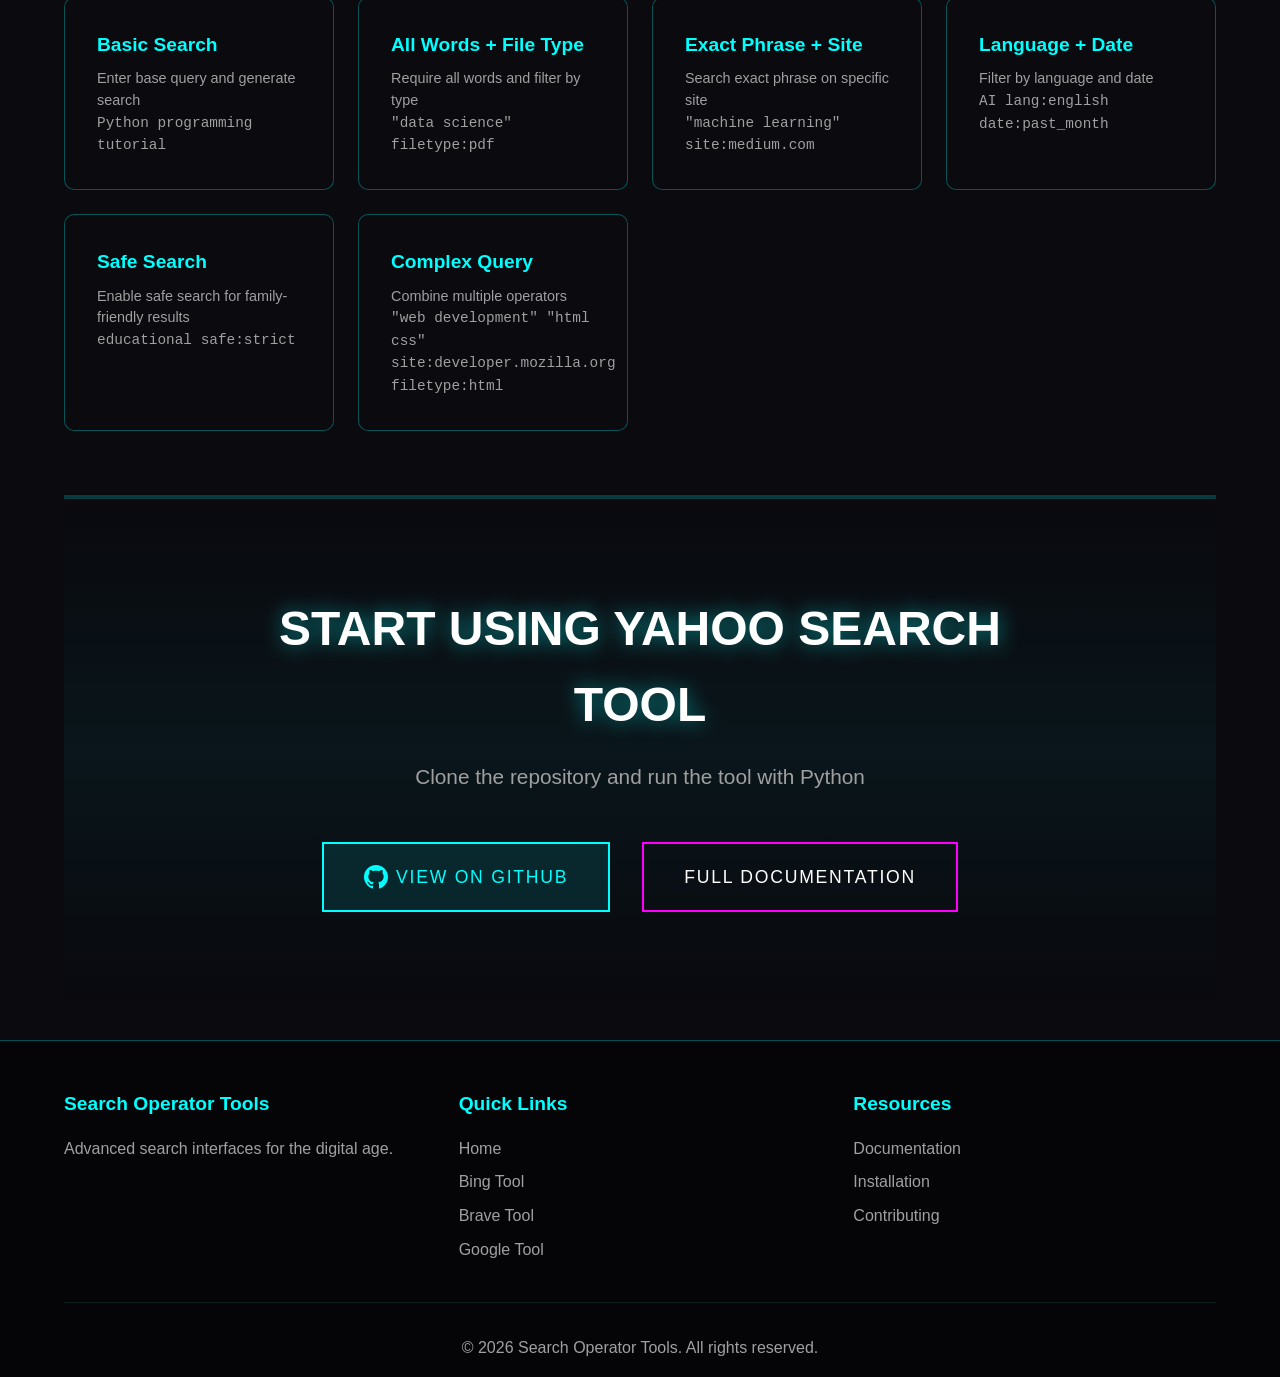
<file: site/pages/yahoo.html>
<!DOCTYPE html>
<html lang="en">
<head>
    <meta charset="UTF-8">
    <meta name="viewport" content="width=device-width, initial-scale=1.0">
    <title>Yahoo Search Tool - Search Operator Tools</title>
    <link rel="stylesheet" href="../css/style.css">
    <link rel="stylesheet" href="../css/animations.css">
</head>
<body>
    <div class="stars"></div>
    <div class="grid-overlay"></div>
    
    <header class="main-header">
        <div class="header-content">
            <h1 class="glitch-text" data-text="YAHOO SEARCH TOOL">YAHOO SEARCH TOOL</h1>
            <p class="subtitle">Advanced Search Operators for Yahoo</p>
        </div>
        <nav class="main-nav">
            <a href="../index.html" class="nav-link">HOME</a>
            <a href="#features" class="nav-link">FEATURES</a>
            <a href="#operators" class="nav-link">OPERATORS</a>
            <a href="#usage" class="nav-link">USAGE</a>
            <a href="../index.html#download" class="nav-link">DOWNLOAD</a>
        </nav>
    </header>

    <main>
        <section class="hero-section">
            <div class="hero-content">
                <div class="hero-text">
                    <h2 class="fade-in">Master Yahoo Search with Advanced Filters</h2>
                    <p class="fade-in">Construct complex search queries using all/any word matching, exact phrase search, exclusion, site filtering, file type selection, language preferences, date filters, and safe search.</p>
                    <div class="cta-buttons">
                        <a href="#usage" class="cta-button primary">GET STARTED</a>
                        <a href="https://github.com" class="cta-button secondary">VIEW CODE</a>
                    </div>
                </div>
                <div class="hero-visual">
                    <div class="hologram-container">
                        <div class="hologram-ring"></div>
                        <div class="hologram-ring"></div>
                        <div class="hologram-ring"></div>
                        <div class="hologram-core">
                            <span class="holo-text">YAHOO</span>
                        </div>
                    </div>
                </div>
            </div>
        </section>

        <section id="features" class="features-section">
            <div class="section-header">
                <h2 class="section-title">FEATURES</h2>
                <div class="section-divider"></div>
            </div>
            <div class="features-grid">
                <div class="feature-item">
                    <div class="feature-icon">
                        <svg viewBox="0 0 24 24" fill="none" stroke="currentColor" stroke-width="2">
                            <circle cx="12" cy="12" r="10"></circle>
                            <line x1="2" y1="12" x2="22" y2="12"></line>
                            <path d="M12 2a15.3 15.3 0 0 1 4 10 15.3 15.3 0 0 1-4 10 15.3 15.3 0 0 1-4-10 15.3 15.3 0 0 1 4-10z"></path>
                        </svg>
                    </div>
                    <h3>All/Any Words</h3>
                    <p>Require all words or any of the words in results.</p>
                </div>

                <div class="feature-item">
                    <div class="feature-icon">
                        <svg viewBox="0 0 24 24" fill="none" stroke="currentColor" stroke-width="2">
                            <path d="M4 19.5A2.5 2.5 0 0 1 6.5 17H20"></path>
                            <path d="M6.5 2H20v20H6.5A2.5 2.5 0 0 1 4 19.5v-15A2.5 2.5 0 0 1 6.5 2z"></path>
                        </svg>
                    </div>
                    <h3>Exact Phrase</h3>
                    <p>Search for exact phrases in quotes.</p>
                </div>

                <div class="feature-item">
                    <div class="feature-icon">
                        <svg viewBox="0 0 24 24" fill="none" stroke="currentColor" stroke-width="2">
                            <circle cx="12" cy="12" r="10"></circle>
                            <line x1="15" y1="9" x2="9" y2="15"></line>
                            <line x1="9" y1="9" x2="15" y2="15"></line>
                        </svg>
                    </div>
                    <h3>Exclusion</h3>
                    <p>Exclude unwanted terms from results.</p>
                </div>

                <div class="feature-item">
                    <div class="feature-icon">
                        <svg viewBox="0 0 24 24" fill="none" stroke="currentColor" stroke-width="2">
                            <path d="M3 9l9-7 9 7v11a2 2 0 0 1-2 2H5a2 2 0 0 1-2-2z"></path>
                        </svg>
                    </div>
                    <h3>Site Filtering</h3>
                    <p>Restrict searches to specific websites.</p>
                </div>

                <div class="feature-item">
                    <div class="feature-icon">
                        <svg viewBox="0 0 24 24" fill="none" stroke="currentColor" stroke-width="2">
                            <circle cx="12" cy="12" r="10"></circle>
                            <line x1="2" y1="12" x2="22" y2="12"></line>
                        </svg>
                    </div>
                    <h3>Language Filter</h3>
                    <p>Filter results by language preference.</p>
                </div>

                <div class="feature-item">
                    <div class="feature-icon">
                        <svg viewBox="0 0 24 24" fill="none" stroke="currentColor" stroke-width="2">
                            <rect x="3" y="4" width="18" height="18" rx="2" ry="2"></rect>
                            <line x1="16" y1="2" x2="16" y2="6"></line>
                            <line x1="8" y1="2" x2="8" y2="6"></line>
                            <line x1="3" y1="10" x2="21" y2="10"></line>
                        </svg>
                    </div>
                    <h3>Date Filters</h3>
                    <p>Filter results by modification date.</p>
                </div>

                <div class="feature-item">
                    <div class="feature-icon">
                        <svg viewBox="0 0 24 24" fill="none" stroke="currentColor" stroke-width="2">
                            <path d="M12 22s8-4 8-10V5l-8-3-8 3v7c0 6 8 10 8 10z"></path>
                        </svg>
                    </div>
                    <h3>Safe Search</h3>
                    <p>Enable safe search to filter explicit content.</p>
                </div>
            </div>
        </section>

        <section id="operators" class="tools-section">
            <div class="section-header">
                <h2 class="section-title">SEARCH OPERATORS</h2>
                <div class="section-divider"></div>
            </div>
            <div class="tools-grid">
                <div class="tool-card">
                    <h3>All Words</h3>
                    <p><code>"words"</code> - All words must appear</p>
                    <p class="example">Example: <code>"Python programming"</code></p>
                </div>

                <div class="tool-card">
                    <h3>Any Words</h3>
                    <p><code>OR</code> - Any word can appear</p>
                    <p class="example">Example: <code>tutorial OR guide</code></p>
                </div>

                <div class="tool-card">
                    <h3>Exact Phrase</h3>
                    <p><code>"phrase"</code> - Exact phrase match</p>
                    <p class="example">Example: <code>"machine learning"</code></p>
                </div>

                <div class="tool-card">
                    <h3>Exclusion</h3>
                    <p><code>-term</code> - Exclude term</p>
                    <p class="example">Example: <code>-advertisement</code></p>
                </div>

                <div class="tool-card">
                    <h3>Site Filter</h3>
                    <p><code>site:</code> - Restrict to domain</p>
                    <p class="example">Example: <code>site:wikipedia.org</code></p>
                </div>

                <div class="tool-card">
                    <h3>File Type</h3>
                    <p><code>filetype:</code> - Filter by type</p>
                    <p class="example">Example: <code>filetype:pdf</code></p>
                </div>

                <div class="tool-card">
                    <h3>Language</h3>
                    <p><code>lang:</code> - Filter by language</p>
                    <p class="example">Example: <code>lang:english</code></p>
                </div>

                <div class="tool-card">
                    <h3>Date Filter</h3>
                    <p><code>date:</code> - Filter by date</p>
                    <p class="example">Example: <code>date:past_week</code></p>
                </div>
            </div>
        </section>

        <section id="usage" class="docs-section">
            <div class="section-header">
                <h2 class="section-title">USAGE EXAMPLES</h2>
                <div class="section-divider"></div>
            </div>
            <div class="docs-grid">
                <div class="doc-link">
                    <h3>Basic Search</h3>
                    <p>Enter base query and generate search</p>
                    <p class="example"><code>Python programming tutorial</code></p>
                </div>

                <div class="doc-link">
                    <h3>All Words + File Type</h3>
                    <p>Require all words and filter by type</p>
                    <p class="example"><code>"data science" filetype:pdf</code></p>
                </div>

                <div class="doc-link">
                    <h3>Exact Phrase + Site</h3>
                    <p>Search exact phrase on specific site</p>
                    <p class="example"><code>"machine learning" site:medium.com</code></p>
                </div>

                <div class="doc-link">
                    <h3>Language + Date</h3>
                    <p>Filter by language and date</p>
                    <p class="example"><code>AI lang:english date:past_month</code></p>
                </div>

                <div class="doc-link">
                    <h3>Safe Search</h3>
                    <p>Enable safe search for family-friendly results</p>
                    <p class="example"><code>educational safe:strict</code></p>
                </div>

                <div class="doc-link">
                    <h3>Complex Query</h3>
                    <p>Combine multiple operators</p>
                    <p class="example"><code>"web development" "html css" site:developer.mozilla.org filetype:html</code></p>
                </div>
            </div>
        </section>

        <section class="download-section">
            <div class="download-content">
                <h2 class="download-title">START USING YAHOO SEARCH TOOL</h2>
                <p class="download-subtitle">Clone the repository and run the tool with Python</p>
                <div class="download-buttons">
                    <a href="https://github.com" class="download-button primary">
                        <svg viewBox="0 0 24 24" fill="currentColor">
                            <path d="M12 0c-6.626 0-12 5.373-12 12 0 5.302 3.438 9.8 8.207 11.387.599.111.793-.261.793-.577v-2.234c-3.338.726-4.033-1.416-4.033-1.416-.546-1.387-1.333-1.756-1.333-1.756-1.089-.745.083-.729.083-.729 1.205.084 1.839 1.237 1.839 1.237 1.07 1.834 2.807 1.304 3.492.997.107-.775.418-1.305.762-1.604-2.665-.305-5.467-1.334-5.467-5.931 0-1.311.469-2.381 1.236-3.221-.124-.303-.535-1.524.117-3.176 0 0 1.008-.322 3.301 1.23.957-.266 1.983-.399 3.003-.404 1.02.005 2.047.138 3.006.404 2.291-1.552 3.297-1.23 3.297-1.23.653 1.653.242 2.874.118 3.176.77.84 1.235 1.911 1.235 3.221 0 4.609-2.807 5.624-5.479 5.921.43.372.823 1.102.823 2.222v3.293c0 .319.192.694.801.576 4.765-1.589 8.199-6.086 8.199-11.386 0-6.627-5.373-12-12-12z"/>
                        </svg>
                        VIEW ON GITHUB
                    </a>
                    <a href="../docs/YAHOO_SEARCH_TOOL.md" class="download-button secondary">
                        FULL DOCUMENTATION
                    </a>
                </div>
            </div>
        </section>
    </main>

    <footer class="main-footer">
        <div class="footer-content">
            <div class="footer-section">
                <h3>Search Operator Tools</h3>
                <p>Advanced search interfaces for the digital age.</p>
            </div>
            <div class="footer-section">
                <h3>Quick Links</h3>
                <ul>
                    <li><a href="../index.html">Home</a></li>
                    <li><a href="bing.html">Bing Tool</a></li>
                    <li><a href="brave.html">Brave Tool</a></li>
                    <li><a href="google.html">Google Tool</a></li>
                </ul>
            </div>
            <div class="footer-section">
                <h3>Resources</h3>
                <ul>
                    <li><a href="../docs/YAHOO_SEARCH_TOOL.md">Documentation</a></li>
                    <li><a href="../docs/INSTALLATION.md">Installation</a></li>
                    <li><a href="../CONTRIBUTING.md">Contributing</a></li>
                </ul>
            </div>
        </div>
        <div class="footer-bottom">
            <p>&copy; 2026 Search Operator Tools. All rights reserved.</p>
        </div>
    </footer>

    <script src="../js/animations.js"></script>
    <script src="../js/interactive.js"></script>
</body>
</html>
</file>
<file: css/style.css>
/* Reset and Base Styles */
* {
    margin: 0;
    padding: 0;
    box-sizing: border-box;
}

/* Force redeploy */

:root {
    --primary-color: #00ffff;
    --secondary-color: #ff00ff;
    --accent-color: #00ff00;
    --bg-dark: #0a0a0f;
    --bg-darker: #050508;
    --text-primary: #ffffff;
    --text-secondary: #a0a0a0;
    --glow-primary: rgba(0, 255, 255, 0.5);
    --glow-secondary: rgba(255, 0, 255, 0.5);
    --border-color: rgba(0, 255, 255, 0.3);
}

body {
    font-family: 'Segoe UI', Tahoma, Geneva, Verdana, sans-serif;
    background-color: var(--bg-dark);
    color: var(--text-primary);
    line-height: 1.6;
    overflow-x: hidden;
}

/* Animated Background */
.stars {
    position: fixed;
    top: 0;
    left: 0;
    width: 100%;
    height: 100%;
    background: 
        radial-gradient(2px 2px at 20px 30px, #eee, rgba(0,0,0,0)),
        radial-gradient(2px 2px at 40px 70px, #fff, rgba(0,0,0,0)),
        radial-gradient(2px 2px at 50px 160px, #ddd, rgba(0,0,0,0)),
        radial-gradient(2px 2px at 90px 40px, #fff, rgba(0,0,0,0)),
        radial-gradient(2px 2px at 130px 80px, #fff, rgba(0,0,0,0)),
        radial-gradient(2px 2px at 160px 120px, #ddd, rgba(0,0,0,0));
    background-repeat: repeat;
    background-size: 200px 200px;
    animation: twinkle 4s ease-in-out infinite;
    z-index: -2;
    opacity: 0.5;
}

.grid-overlay {
    position: fixed;
    top: 0;
    left: 0;
    width: 100%;
    height: 100%;
    background-image: 
        linear-gradient(rgba(0, 255, 255, 0.03) 1px, transparent 1px),
        linear-gradient(90deg, rgba(0, 255, 255, 0.03) 1px, transparent 1px);
    background-size: 50px 50px;
    z-index: -1;
    animation: gridMove 20s linear infinite;
}

@keyframes twinkle {
    0%, 100% { opacity: 0.5; }
    50% { opacity: 0.8; }
}

@keyframes gridMove {
    0% { transform: translate(0, 0); }
    100% { transform: translate(50px, 50px); }
}

/* Header */
.main-header {
    background: linear-gradient(180deg, rgba(10, 10, 15, 0.95) 0%, rgba(10, 10, 15, 0.8) 100%);
    padding: 2rem 5%;
    position: fixed;
    width: 100%;
    top: 0;
    z-index: 1000;
    backdrop-filter: blur(10px);
    border-bottom: 1px solid var(--border-color);
}

.header-content {
    text-align: center;
    margin-bottom: 1.5rem;
}

.glitch-text {
    font-size: 2.5rem;
    font-weight: bold;
    text-transform: uppercase;
    letter-spacing: 0.3em;
    position: relative;
    text-shadow: 
        0 0 10px var(--primary-color),
        0 0 20px var(--primary-color),
        0 0 30px var(--primary-color);
    animation: glitch 3s infinite;
}

.glitch-text::before,
.glitch-text::after {
    content: attr(data-text);
    position: absolute;
    top: 0;
    left: 0;
    width: 100%;
    height: 100%;
}

.glitch-text::before {
    color: var(--secondary-color);
    animation: glitch-1 2s infinite;
    clip-path: polygon(0 0, 100% 0, 100% 35%, 0 35%);
}

.glitch-text::after {
    color: var(--primary-color);
    animation: glitch-2 2s infinite;
    clip-path: polygon(0 65%, 100% 65%, 100% 100%, 0 100%);
}

@keyframes glitch {
    0%, 90%, 100% { transform: translate(0); }
    92% { transform: translate(-2px, 2px); }
    94% { transform: translate(2px, -2px); }
    96% { transform: translate(-2px, -2px); }
    98% { transform: translate(2px, 2px); }
}

@keyframes glitch-1 {
    0%, 90%, 100% { transform: translate(0); }
    92% { transform: translate(-3px, 0); }
    94% { transform: translate(3px, 0); }
    96% { transform: translate(-3px, 0); }
    98% { transform: translate(3px, 0); }
}

@keyframes glitch-2 {
    0%, 90%, 100% { transform: translate(0); }
    92% { transform: translate(0, 3px); }
    94% { transform: translate(0, -3px); }
    96% { transform: translate(0, 3px); }
    98% { transform: translate(0, -3px); }
}

.subtitle {
    font-size: 1.2rem;
    color: var(--text-secondary);
    letter-spacing: 0.1em;
    margin-top: 0.5rem;
}

.main-nav {
    display: flex;
    justify-content: center;
    gap: 2rem;
    flex-wrap: wrap;
}

.nav-link {
    color: var(--text-primary);
    text-decoration: none;
    font-size: 0.9rem;
    letter-spacing: 0.15em;
    padding: 0.5rem 1rem;
    border: 1px solid transparent;
    transition: all 0.3s ease;
    position: relative;
}

.nav-link::before {
    content: '';
    position: absolute;
    bottom: 0;
    left: 0;
    width: 0;
    height: 2px;
    background: var(--primary-color);
    transition: width 0.3s ease;
}

.nav-link:hover {
    color: var(--primary-color);
    border-color: var(--border-color);
    box-shadow: 0 0 15px var(--glow-primary);
}

.nav-link:hover::before {
    width: 100%;
}

/* Main Content */
main {
    margin-top: 200px;
    padding: 2rem 5%;
}

/* Hero Section */
.hero-section {
    min-height: 80vh;
    display: flex;
    align-items: center;
    justify-content: center;
    padding: 4rem 0;
}

.hero-content {
    display: grid;
    grid-template-columns: 1fr 1fr;
    gap: 4rem;
    align-items: center;
    max-width: 1400px;
    margin: 0 auto;
}

.hero-text h2 {
    font-size: 3rem;
    margin-bottom: 1.5rem;
    text-shadow: 0 0 20px var(--glow-primary);
}

.hero-text p {
    font-size: 1.2rem;
    color: var(--text-secondary);
    margin-bottom: 2rem;
    line-height: 1.8;
}

.cta-buttons {
    display: flex;
    gap: 1.5rem;
    flex-wrap: wrap;
}

.cta-button {
    padding: 1rem 2rem;
    text-decoration: none;
    font-size: 1rem;
    letter-spacing: 0.1em;
    border: 2px solid var(--primary-color);
    transition: all 0.3s ease;
    position: relative;
    overflow: hidden;
}

.cta-button.primary {
    background: rgba(0, 255, 255, 0.1);
    color: var(--primary-color);
}

.cta-button.secondary {
    background: transparent;
    color: var(--text-primary);
    border-color: var(--secondary-color);
}

.cta-button:hover {
    transform: translateY(-3px);
    box-shadow: 0 10px 30px var(--glow-primary);
}

.cta-button.secondary:hover {
    box-shadow: 0 10px 30px var(--glow-secondary);
}

/* Hologram Animation */
.hero-visual {
    display: flex;
    justify-content: center;
    align-items: center;
}

.hologram-container {
    position: relative;
    width: 300px;
    height: 300px;
}

.hologram-ring {
    position: absolute;
    border: 2px solid var(--primary-color);
    border-radius: 50%;
    animation: rotate 10s linear infinite;
}

.hologram-ring:nth-child(1) {
    width: 100%;
    height: 100%;
    animation-duration: 8s;
    opacity: 0.3;
}

.hologram-ring:nth-child(2) {
    width: 70%;
    height: 70%;
    top: 15%;
    left: 15%;
    animation-duration: 6s;
    animation-direction: reverse;
    opacity: 0.5;
}

.hologram-ring:nth-child(3) {
    width: 40%;
    height: 40%;
    top: 30%;
    left: 30%;
    animation-duration: 4s;
    opacity: 0.7;
}

.hologram-core {
    position: absolute;
    width: 20%;
    height: 20%;
    top: 40%;
    left: 40%;
    background: radial-gradient(circle, var(--primary-color) 0%, transparent 70%);
    border-radius: 50%;
    display: flex;
    align-items: center;
    justify-content: center;
    animation: pulse 2s ease-in-out infinite;
}

.holo-text {
    font-size: 0.8rem;
    font-weight: bold;
    color: var(--bg-dark);
    text-shadow: 0 0 10px var(--primary-color);
}

@keyframes rotate {
    from { transform: rotate(0deg); }
    to { transform: rotate(360deg); }
}

@keyframes pulse {
    0%, 100% { transform: scale(1); opacity: 1; }
    50% { transform: scale(1.2); opacity: 0.7; }
}

/* Section Styles */
.section-header {
    text-align: center;
    margin-bottom: 4rem;
}

.section-title {
    font-size: 2.5rem;
    text-transform: uppercase;
    letter-spacing: 0.2em;
    margin-bottom: 1rem;
    text-shadow: 0 0 20px var(--glow-primary);
}

.section-divider {
    width: 100px;
    height: 3px;
    background: linear-gradient(90deg, transparent, var(--primary-color), transparent);
    margin: 0 auto;
}

/* Tools Section */
.tools-section {
    padding: 4rem 0;
}

.tools-grid {
    display: grid;
    grid-template-columns: repeat(auto-fit, minmax(280px, 1fr));
    gap: 2rem;
    max-width: 1400px;
    margin: 0 auto;
}

.tool-card {
    background: rgba(10, 10, 15, 0.8);
    border: 1px solid var(--border-color);
    padding: 2rem;
    border-radius: 10px;
    transition: all 0.3s ease;
    position: relative;
    overflow: hidden;
}

.tool-card::before {
    content: '';
    position: absolute;
    top: 0;
    left: -100%;
    width: 100%;
    height: 100%;
    background: linear-gradient(90deg, transparent, rgba(0, 255, 255, 0.1), transparent);
    transition: left 0.5s ease;
}

.tool-card:hover::before {
    left: 100%;
}

.tool-card:hover {
    transform: translateY(-10px);
    box-shadow: 0 20px 40px rgba(0, 255, 255, 0.2);
    border-color: var(--primary-color);
}

.card-icon {
    width: 60px;
    height: 60px;
    margin-bottom: 1.5rem;
    color: var(--primary-color);
}

.card-icon svg {
    width: 100%;
    height: 100%;
    filter: drop-shadow(0 0 10px var(--primary-color));
}

.tool-card h3 {
    font-size: 1.5rem;
    margin-bottom: 1rem;
    color: var(--primary-color);
}

.tool-card p {
    color: var(--text-secondary);
    margin-bottom: 1.5rem;
    line-height: 1.6;
}

.card-link {
    color: var(--accent-color);
    text-decoration: none;
    font-size: 0.9rem;
    letter-spacing: 0.1em;
    transition: all 0.3s ease;
}

.card-link:hover {
    color: var(--primary-color);
    text-shadow: 0 0 10px var(--primary-color);
}

/* Features Section */
.features-section {
    padding: 4rem 0;
    background: rgba(5, 5, 8, 0.5);
}

.features-grid {
    display: grid;
    grid-template-columns: repeat(auto-fit, minmax(300px, 1fr));
    gap: 2rem;
    max-width: 1400px;
    margin: 0 auto;
}

.feature-item {
    text-align: center;
    padding: 2rem;
    border: 1px solid rgba(0, 255, 255, 0.1);
    border-radius: 10px;
    transition: all 0.3s ease;
}

.feature-item:hover {
    border-color: var(--primary-color);
    box-shadow: 0 10px 30px rgba(0, 255, 255, 0.1);
}

.feature-icon {
    width: 50px;
    height: 50px;
    margin: 0 auto 1.5rem;
    color: var(--primary-color);
}

.feature-icon svg {
    width: 100%;
    height: 100%;
    filter: drop-shadow(0 0 10px var(--primary-color));
}

.feature-item h3 {
    font-size: 1.3rem;
    margin-bottom: 1rem;
    color: var(--primary-color);
}

.feature-item p {
    color: var(--text-secondary);
    line-height: 1.6;
}

/* Docs Section */
.docs-section {
    padding: 4rem 0;
}

.docs-grid {
    display: grid;
    grid-template-columns: repeat(auto-fit, minmax(250px, 1fr));
    gap: 1.5rem;
    max-width: 1400px;
    margin: 0 auto;
}

.doc-link {
    display: block;
    background: rgba(10, 10, 15, 0.8);
    border: 1px solid var(--border-color);
    padding: 2rem;
    border-radius: 10px;
    text-decoration: none;
    transition: all 0.3s ease;
}

.doc-link:hover {
    border-color: var(--primary-color);
    box-shadow: 0 10px 30px rgba(0, 255, 255, 0.2);
    transform: translateY(-5px);
}

.doc-icon {
    font-size: 2.5rem;
    margin-bottom: 1rem;
}

.doc-link h3 {
    font-size: 1.2rem;
    margin-bottom: 0.5rem;
    color: var(--primary-color);
}

.doc-link p {
    color: var(--text-secondary);
    font-size: 0.9rem;
    line-height: 1.5;
}

/* Download Section */
.download-section {
    padding: 6rem 0;
    text-align: center;
    background: linear-gradient(180deg, transparent 0%, rgba(0, 255, 255, 0.05) 50%, transparent 100%);
}

.download-content {
    max-width: 800px;
    margin: 0 auto;
}

.download-title {
    font-size: 3rem;
    margin-bottom: 1rem;
    text-shadow: 0 0 20px var(--glow-primary);
}

.download-subtitle {
    font-size: 1.3rem;
    color: var(--text-secondary);
    margin-bottom: 3rem;
}

.download-buttons {
    display: flex;
    justify-content: center;
    gap: 2rem;
    flex-wrap: wrap;
}

.download-button {
    padding: 1.2rem 2.5rem;
    text-decoration: none;
    font-size: 1.1rem;
    letter-spacing: 0.1em;
    border: 2px solid var(--primary-color);
    transition: all 0.3s ease;
    display: flex;
    align-items: center;
    gap: 0.5rem;
}

.download-button svg {
    width: 24px;
    height: 24px;
}

.download-button.primary {
    background: rgba(0, 255, 255, 0.1);
    color: var(--primary-color);
}

.download-button.secondary {
    background: transparent;
    color: var(--text-primary);
    border-color: var(--secondary-color);
}

.download-button:hover {
    transform: translateY(-3px);
    box-shadow: 0 15px 40px var(--glow-primary);
}

.download-button.secondary:hover {
    box-shadow: 0 15px 40px var(--glow-secondary);
}

/* Footer */
.main-footer {
    background: var(--bg-darker);
    border-top: 1px solid var(--border-color);
    padding: 3rem 5% 1.5rem;
}

.footer-content {
    display: grid;
    grid-template-columns: repeat(auto-fit, minmax(200px, 1fr));
    gap: 2rem;
    max-width: 1400px;
    margin: 0 auto 2rem;
}

.footer-section h3 {
    color: var(--primary-color);
    margin-bottom: 1rem;
    font-size: 1.2rem;
}

.footer-section p {
    color: var(--text-secondary);
    line-height: 1.6;
}

.footer-section ul {
    list-style: none;
}

.footer-section ul li {
    margin-bottom: 0.5rem;
}

.footer-section ul li a {
    color: var(--text-secondary);
    text-decoration: none;
    transition: color 0.3s ease;
}

.footer-section ul li a:hover {
    color: var(--primary-color);
}

.footer-bottom {
    text-align: center;
    padding-top: 2rem;
    border-top: 1px solid rgba(0, 255, 255, 0.1);
    color: var(--text-secondary);
}

/* Responsive Design */
@media (max-width: 1024px) {
    .hero-content {
        grid-template-columns: 1fr;
        text-align: center;
    }
    
    .hero-text h2 {
        font-size: 2.5rem;
    }
    
    .cta-buttons {
        justify-content: center;
    }
    
    .glitch-text {
        font-size: 2rem;
    }
}

@media (max-width: 768px) {
    .main-header {
        padding: 1.5rem 5%;
    }
    
    .glitch-text {
        font-size: 1.5rem;
    }
    
    .subtitle {
        font-size: 1rem;
    }
    
    .main-nav {
        gap: 1rem;
    }
    
    .nav-link {
        font-size: 0.8rem;
        padding: 0.4rem 0.8rem;
    }
    
    main {
        margin-top: 180px;
    }
    
    .hero-text h2 {
        font-size: 2rem;
    }
    
    .hero-text p {
        font-size: 1rem;
    }
    
    .section-title {
        font-size: 2rem;
    }
    
    .download-title {
        font-size: 2rem;
    }
    
    .download-buttons {
        flex-direction: column;
        align-items: center;
    }
}

@media (max-width: 480px) {
    .glitch-text {
        font-size: 1.2rem;
        letter-spacing: 0.15em;
    }
    
    .tools-grid,
    .features-grid,
    .docs-grid {
        grid-template-columns: 1fr;
    }
    
    .cta-button,
    .download-button {
        width: 100%;
        justify-content: center;
    }
}
</file>
<file: css/animations.css>
/* Fade In Animation */
.fade-in {
    opacity: 0;
    transform: translateY(20px);
    animation: fadeInUp 0.8s ease forwards;
}

@keyframes fadeInUp {
    to {
        opacity: 1;
        transform: translateY(0);
    }
}

/* Slide In Animations */
.slide-in-left {
    opacity: 0;
    transform: translateX(-50px);
    animation: slideInLeft 0.8s ease forwards;
}

.slide-in-right {
    opacity: 0;
    transform: translateX(50px);
    animation: slideInRight 0.8s ease forwards;
}

@keyframes slideInLeft {
    to {
        opacity: 1;
        transform: translateX(0);
    }
}

@keyframes slideInRight {
    to {
        opacity: 1;
        transform: translateX(0);
    }
}

/* Scale In Animation */
.scale-in {
    opacity: 0;
    transform: scale(0.8);
    animation: scaleIn 0.6s ease forwards;
}

@keyframes scaleIn {
    to {
        opacity: 1;
        transform: scale(1);
    }
}

/* Rotate In Animation */
.rotate-in {
    opacity: 0;
    transform: rotate(-180deg);
    animation: rotateIn 0.8s ease forwards;
}

@keyframes rotateIn {
    to {
        opacity: 1;
        transform: rotate(0);
    }
}

/* Bounce Animation */
.bounce {
    animation: bounce 2s ease infinite;
}

@keyframes bounce {
    0%, 20%, 50%, 80%, 100% {
        transform: translateY(0);
    }
    40% {
        transform: translateY(-20px);
    }
    60% {
        transform: translateY(-10px);
    }
}

/* Pulse Glow Animation */
.pulse-glow {
    animation: pulseGlow 2s ease-in-out infinite;
}

@keyframes pulseGlow {
    0%, 100% {
        box-shadow: 0 0 20px var(--glow-primary);
    }
    50% {
        box-shadow: 0 0 40px var(--glow-primary), 0 0 60px var(--primary-color);
    }
}

/* Floating Animation */
.float {
    animation: float 3s ease-in-out infinite;
}

@keyframes float {
    0%, 100% {
        transform: translateY(0);
    }
    50% {
        transform: translateY(-20px);
    }
}

/* Scan Line Effect */
.scan-line {
    position: relative;
    overflow: hidden;
}

.scan-line::after {
    content: '';
    position: absolute;
    top: 0;
    left: 0;
    width: 100%;
    height: 2px;
    background: linear-gradient(90deg, transparent, var(--primary-color), transparent);
    animation: scanLine 3s linear infinite;
}

@keyframes scanLine {
    0% {
        top: 0;
    }
    100% {
        top: 100%;
    }
}

/* Typing Effect */
.typing {
    overflow: hidden;
    white-space: nowrap;
    border-right: 2px solid var(--primary-color);
    animation: typing 3s steps(40, end), blink 0.75s step-end infinite;
}

@keyframes typing {
    from {
        width: 0;
    }
    to {
        width: 100%;
    }
}

@keyframes blink {
    from, to {
        border-color: transparent;
    }
    50% {
        border-color: var(--primary-color);
    }
}

/* Neon Flicker */
.neon-flicker {
    animation: neonFlicker 2s ease-in-out infinite;
}

@keyframes neonFlicker {
    0%, 18%, 22%, 25%, 53%, 57%, 100% {
        text-shadow:
            0 0 4px var(--primary-color),
            0 0 11px var(--primary-color),
            0 0 19px var(--primary-color),
            0 0 40px var(--secondary-color);
    }
    20%, 24%, 55% {
        text-shadow: none;
    }
}

/* Matrix Rain Effect (for background) */
.matrix-rain {
    position: fixed;
    top: 0;
    left: 0;
    width: 100%;
    height: 100%;
    pointer-events: none;
    z-index: -1;
    opacity: 0.1;
}

/* Cyber Border Animation */
.cyber-border {
    position: relative;
    border: 2px solid var(--primary-color);
    overflow: hidden;
}

.cyber-border::before {
    content: '';
    position: absolute;
    top: -2px;
    left: -2px;
    right: -2px;
    bottom: -2px;
    background: linear-gradient(45deg, var(--primary-color), var(--secondary-color), var(--primary-color));
    background-size: 400% 400%;
    animation: cyberBorder 3s ease infinite;
    z-index: -1;
}

@keyframes cyberBorder {
    0% {
        background-position: 0% 50%;
    }
    50% {
        background-position: 100% 50%;
    }
    100% {
        background-position: 0% 50%;
    }
}

/* Holographic Effect */
.holographic {
    background: linear-gradient(
        135deg,
        rgba(0, 255, 255, 0.1) 0%,
        rgba(255, 0, 255, 0.1) 50%,
        rgba(0, 255, 255, 0.1) 100%
    );
    background-size: 200% 200%;
    animation: holographicShift 5s ease infinite;
}

@keyframes holographicShift {
    0% {
        background-position: 0% 50%;
    }
    50% {
        background-position: 100% 50%;
    }
    100% {
        background-position: 0% 50%;
    }
}

/* Glitch Text Effect (enhanced) */
.glitch-enhanced {
    position: relative;
}

.glitch-enhanced::before,
.glitch-enhanced::after {
    content: attr(data-text);
    position: absolute;
    top: 0;
    left: 0;
    width: 100%;
    height: 100%;
}

.glitch-enhanced::before {
    color: var(--secondary-color);
    animation: glitchEnhanced1 0.3s infinite;
    clip-path: polygon(0 0, 100% 0, 100% 45%, 0 45%);
}

.glitch-enhanced::after {
    color: var(--primary-color);
    animation: glitchEnhanced2 0.3s infinite;
    clip-path: polygon(0 55%, 100% 55%, 100% 100%, 0 100%);
}

@keyframes glitchEnhanced1 {
    0% {
        transform: translate(0);
    }
    20% {
        transform: translate(-3px, 3px);
    }
    40% {
        transform: translate(-3px, -3px);
    }
    60% {
        transform: translate(3px, 3px);
    }
    80% {
        transform: translate(3px, -3px);
    }
    100% {
        transform: translate(0);
    }
}

@keyframes glitchEnhanced2 {
    0% {
        transform: translate(0);
    }
    20% {
        transform: translate(3px, -3px);
    }
    40% {
        transform: translate(3px, 3px);
    }
    60% {
        transform: translate(-3px, -3px);
    }
    80% {
        transform: translate(-3px, 3px);
    }
    100% {
        transform: translate(0);
    }
}

/* Energy Wave Animation */
.energy-wave {
    position: relative;
}

.energy-wave::before {
    content: '';
    position: absolute;
    top: 50%;
    left: 50%;
    width: 0;
    height: 0;
    border: 2px solid var(--primary-color);
    border-radius: 50%;
    transform: translate(-50%, -50%);
    animation: energyWave 2s ease-out infinite;
}

@keyframes energyWave {
    0% {
        width: 0;
        height: 0;
        opacity: 1;
    }
    100% {
        width: 200px;
        height: 200px;
        opacity: 0;
    }
}

/* Circuit Pattern Animation */
.circuit-pattern {
    background-image: 
        linear-gradient(90deg, var(--primary-color) 1px, transparent 1px),
        linear-gradient(var(--primary-color) 1px, transparent 1px);
    background-size: 20px 20px;
    animation: circuitPattern 10s linear infinite;
}

@keyframes circuitPattern {
    0% {
        background-position: 0 0;
    }
    100% {
        background-position: 20px 20px;
    }
}

/* Data Stream Animation */
.data-stream {
    position: relative;
    overflow: hidden;
}

.data-stream::after {
    content: '';
    position: absolute;
    top: -100%;
    left: 0;
    width: 100%;
    height: 100%;
    background: repeating-linear-gradient(
        0deg,
        transparent,
        transparent 2px,
        rgba(0, 255, 255, 0.1) 2px,
        rgba(0, 255, 255, 0.1) 4px
    );
    animation: dataStream 2s linear infinite;
}

@keyframes dataStream {
    0% {
        top: -100%;
    }
    100% {
        top: 100%;
    }
}

/* Loading Spinner */
.loading-spinner {
    width: 50px;
    height: 50px;
    border: 3px solid rgba(0, 255, 255, 0.3);
    border-top-color: var(--primary-color);
    border-radius: 50%;
    animation: spin 1s linear infinite;
}

@keyframes spin {
    to {
        transform: rotate(360deg);
    }
}

/* Progress Bar Animation */
.progress-bar {
    width: 100%;
    height: 4px;
    background: rgba(0, 255, 255, 0.2);
    overflow: hidden;
}

.progress-bar::after {
    content: '';
    display: block;
    width: 0;
    height: 100%;
    background: linear-gradient(90deg, var(--primary-color), var(--secondary-color));
    animation: progress 2s ease-in-out infinite;
}

@keyframes progress {
    0% {
        width: 0;
    }
    50% {
        width: 100%;
    }
    100% {
        width: 0;
    }
}

/* Particle Explosion */
.particle-explosion {
    position: relative;
}

.particle {
    position: absolute;
    width: 4px;
    height: 4px;
    background: var(--primary-color);
    border-radius: 50%;
    animation: particleExplode 1s ease-out forwards;
}

@keyframes particleExplode {
    0% {
        transform: translate(0, 0) scale(1);
        opacity: 1;
    }
    100% {
        transform: translate(var(--tx), var(--ty)) scale(0);
        opacity: 0;
    }
}

/* Scroll Reveal Animation */
.scroll-reveal {
    opacity: 0;
    transform: translateY(50px);
    transition: all 0.8s ease;
}

.scroll-reveal.revealed {
    opacity: 1;
    transform: translateY(0);
}

/* Stagger Animation for Lists */
.stagger-item {
    opacity: 0;
    animation: staggerIn 0.5s ease forwards;
}

.stagger-item:nth-child(1) { animation-delay: 0.1s; }
.stagger-item:nth-child(2) { animation-delay: 0.2s; }
.stagger-item:nth-child(3) { animation-delay: 0.3s; }
.stagger-item:nth-child(4) { animation-delay: 0.4s; }
.stagger-item:nth-child(5) { animation-delay: 0.5s; }
.stagger-item:nth-child(6) { animation-delay: 0.6s; }

@keyframes staggerIn {
    from {
        opacity: 0;
        transform: translateX(-20px);
    }
    to {
        opacity: 1;
        transform: translateX(0);
    }
}

/* Morphing Border */
.morphing-border {
    animation: morphBorder 3s ease-in-out infinite;
}

@keyframes morphBorder {
    0%, 100% {
        border-radius: 10px 10px 10px 10px;
    }
    25% {
        border-radius: 50% 10px 50% 10px;
    }
    50% {
        border-radius: 10px 50% 10px 50%;
    }
    75% {
        border-radius: 50% 50% 10px 10px;
    }
}

/* Color Shift Animation */
.color-shift {
    animation: colorShift 5s ease-in-out infinite;
}

@keyframes colorShift {
    0%, 100% {
        color: var(--primary-color);
    }
    33% {
        color: var(--secondary-color);
    }
    66% {
        color: var(--accent-color);
    }
}

/* 3D Flip Animation */
.flip-3d {
    perspective: 1000px;
}

.flip-3d-inner {
    transition: transform 0.6s;
    transform-style: preserve-3d;
}

.flip-3d:hover .flip-3d-inner {
    transform: rotateY(180deg);
}

.flip-3d-front,
.flip-3d-back {
    backface-visibility: hidden;
}

.flip-3d-back {
    transform: rotateY(180deg);
}

/* Shake Animation */
.shake {
    animation: shake 0.5s ease-in-out;
}

@keyframes shake {
    0%, 100% {
        transform: translateX(0);
    }
    10%, 30%, 50%, 70%, 90% {
        transform: translateX(-5px);
    }
    20%, 40%, 60%, 80% {
        transform: translateX(5px);
    }
}
</file>
<file: site/css/style.css>
/* Reset and Base Styles */
* {
    margin: 0;
    padding: 0;
    box-sizing: border-box;
}

:root {
    --primary-color: #00ffff;
    --secondary-color: #ff00ff;
    --accent-color: #00ff00;
    --bg-dark: #0a0a0f;
    --bg-darker: #050508;
    --text-primary: #ffffff;
    --text-secondary: #a0a0a0;
    --glow-primary: rgba(0, 255, 255, 0.5);
    --glow-secondary: rgba(255, 0, 255, 0.5);
    --border-color: rgba(0, 255, 255, 0.3);
}

body {
    font-family: 'Segoe UI', Tahoma, Geneva, Verdana, sans-serif;
    background-color: var(--bg-dark);
    color: var(--text-primary);
    line-height: 1.6;
    overflow-x: hidden;
}

/* Animated Background */
.stars {
    position: fixed;
    top: 0;
    left: 0;
    width: 100%;
    height: 100%;
    background: 
        radial-gradient(2px 2px at 20px 30px, #eee, rgba(0,0,0,0)),
        radial-gradient(2px 2px at 40px 70px, #fff, rgba(0,0,0,0)),
        radial-gradient(2px 2px at 50px 160px, #ddd, rgba(0,0,0,0)),
        radial-gradient(2px 2px at 90px 40px, #fff, rgba(0,0,0,0)),
        radial-gradient(2px 2px at 130px 80px, #fff, rgba(0,0,0,0)),
        radial-gradient(2px 2px at 160px 120px, #ddd, rgba(0,0,0,0));
    background-repeat: repeat;
    background-size: 200px 200px;
    animation: twinkle 4s ease-in-out infinite;
    z-index: -2;
    opacity: 0.5;
}

.grid-overlay {
    position: fixed;
    top: 0;
    left: 0;
    width: 100%;
    height: 100%;
    background-image: 
        linear-gradient(rgba(0, 255, 255, 0.03) 1px, transparent 1px),
        linear-gradient(90deg, rgba(0, 255, 255, 0.03) 1px, transparent 1px);
    background-size: 50px 50px;
    z-index: -1;
    animation: gridMove 20s linear infinite;
}

@keyframes twinkle {
    0%, 100% { opacity: 0.5; }
    50% { opacity: 0.8; }
}

@keyframes gridMove {
    0% { transform: translate(0, 0); }
    100% { transform: translate(50px, 50px); }
}

/* Header */
.main-header {
    background: linear-gradient(180deg, rgba(10, 10, 15, 0.95) 0%, rgba(10, 10, 15, 0.8) 100%);
    padding: 2rem 5%;
    position: fixed;
    width: 100%;
    top: 0;
    z-index: 1000;
    backdrop-filter: blur(10px);
    border-bottom: 1px solid var(--border-color);
}

.header-content {
    text-align: center;
    margin-bottom: 1.5rem;
}

.glitch-text {
    font-size: 2.5rem;
    font-weight: bold;
    text-transform: uppercase;
    letter-spacing: 0.3em;
    position: relative;
    text-shadow: 
        0 0 10px var(--primary-color),
        0 0 20px var(--primary-color),
        0 0 30px var(--primary-color);
    animation: glitch 3s infinite;
}

.glitch-text::before,
.glitch-text::after {
    content: attr(data-text);
    position: absolute;
    top: 0;
    left: 0;
    width: 100%;
    height: 100%;
}

.glitch-text::before {
    color: var(--secondary-color);
    animation: glitch-1 2s infinite;
    clip-path: polygon(0 0, 100% 0, 100% 35%, 0 35%);
}

.glitch-text::after {
    color: var(--primary-color);
    animation: glitch-2 2s infinite;
    clip-path: polygon(0 65%, 100% 65%, 100% 100%, 0 100%);
}

@keyframes glitch {
    0%, 90%, 100% { transform: translate(0); }
    92% { transform: translate(-2px, 2px); }
    94% { transform: translate(2px, -2px); }
    96% { transform: translate(-2px, -2px); }
    98% { transform: translate(2px, 2px); }
}

@keyframes glitch-1 {
    0%, 90%, 100% { transform: translate(0); }
    92% { transform: translate(-3px, 0); }
    94% { transform: translate(3px, 0); }
    96% { transform: translate(-3px, 0); }
    98% { transform: translate(3px, 0); }
}

@keyframes glitch-2 {
    0%, 90%, 100% { transform: translate(0); }
    92% { transform: translate(0, 3px); }
    94% { transform: translate(0, -3px); }
    96% { transform: translate(0, 3px); }
    98% { transform: translate(0, -3px); }
}

.subtitle {
    font-size: 1.2rem;
    color: var(--text-secondary);
    letter-spacing: 0.1em;
    margin-top: 0.5rem;
}

.main-nav {
    display: flex;
    justify-content: center;
    gap: 2rem;
    flex-wrap: wrap;
}

.nav-link {
    color: var(--text-primary);
    text-decoration: none;
    font-size: 0.9rem;
    letter-spacing: 0.15em;
    padding: 0.5rem 1rem;
    border: 1px solid transparent;
    transition: all 0.3s ease;
    position: relative;
}

.nav-link::before {
    content: '';
    position: absolute;
    bottom: 0;
    left: 0;
    width: 0;
    height: 2px;
    background: var(--primary-color);
    transition: width 0.3s ease;
}

.nav-link:hover {
    color: var(--primary-color);
    border-color: var(--border-color);
    box-shadow: 0 0 15px var(--glow-primary);
}

.nav-link:hover::before {
    width: 100%;
}

/* Main Content */
main {
    margin-top: 200px;
    padding: 2rem 5%;
}

/* Hero Section */
.hero-section {
    min-height: 80vh;
    display: flex;
    align-items: center;
    justify-content: center;
    padding: 4rem 0;
}

.hero-content {
    display: grid;
    grid-template-columns: 1fr 1fr;
    gap: 4rem;
    align-items: center;
    max-width: 1400px;
    margin: 0 auto;
}

.hero-text h2 {
    font-size: 3rem;
    margin-bottom: 1.5rem;
    text-shadow: 0 0 20px var(--glow-primary);
}

.hero-text p {
    font-size: 1.2rem;
    color: var(--text-secondary);
    margin-bottom: 2rem;
    line-height: 1.8;
}

.cta-buttons {
    display: flex;
    gap: 1.5rem;
    flex-wrap: wrap;
}

.cta-button {
    padding: 1rem 2rem;
    text-decoration: none;
    font-size: 1rem;
    letter-spacing: 0.1em;
    border: 2px solid var(--primary-color);
    transition: all 0.3s ease;
    position: relative;
    overflow: hidden;
}

.cta-button.primary {
    background: rgba(0, 255, 255, 0.1);
    color: var(--primary-color);
}

.cta-button.secondary {
    background: transparent;
    color: var(--text-primary);
    border-color: var(--secondary-color);
}

.cta-button:hover {
    transform: translateY(-3px);
    box-shadow: 0 10px 30px var(--glow-primary);
}

.cta-button.secondary:hover {
    box-shadow: 0 10px 30px var(--glow-secondary);
}

/* Hologram Animation */
.hero-visual {
    display: flex;
    justify-content: center;
    align-items: center;
}

.hologram-container {
    position: relative;
    width: 300px;
    height: 300px;
}

.hologram-ring {
    position: absolute;
    border: 2px solid var(--primary-color);
    border-radius: 50%;
    animation: rotate 10s linear infinite;
}

.hologram-ring:nth-child(1) {
    width: 100%;
    height: 100%;
    animation-duration: 8s;
    opacity: 0.3;
}

.hologram-ring:nth-child(2) {
    width: 70%;
    height: 70%;
    top: 15%;
    left: 15%;
    animation-duration: 6s;
    animation-direction: reverse;
    opacity: 0.5;
}

.hologram-ring:nth-child(3) {
    width: 40%;
    height: 40%;
    top: 30%;
    left: 30%;
    animation-duration: 4s;
    opacity: 0.7;
}

.hologram-core {
    position: absolute;
    width: 20%;
    height: 20%;
    top: 40%;
    left: 40%;
    background: radial-gradient(circle, var(--primary-color) 0%, transparent 70%);
    border-radius: 50%;
    display: flex;
    align-items: center;
    justify-content: center;
    animation: pulse 2s ease-in-out infinite;
}

.holo-text {
    font-size: 0.8rem;
    font-weight: bold;
    color: var(--bg-dark);
    text-shadow: 0 0 10px var(--primary-color);
}

@keyframes rotate {
    from { transform: rotate(0deg); }
    to { transform: rotate(360deg); }
}

@keyframes pulse {
    0%, 100% { transform: scale(1); opacity: 1; }
    50% { transform: scale(1.2); opacity: 0.7; }
}

/* Section Styles */
.section-header {
    text-align: center;
    margin-bottom: 4rem;
}

.section-title {
    font-size: 2.5rem;
    text-transform: uppercase;
    letter-spacing: 0.2em;
    margin-bottom: 1rem;
    text-shadow: 0 0 20px var(--glow-primary);
}

.section-divider {
    width: 100px;
    height: 3px;
    background: linear-gradient(90deg, transparent, var(--primary-color), transparent);
    margin: 0 auto;
}

/* Tools Section */
.tools-section {
    padding: 4rem 0;
}

.tools-grid {
    display: grid;
    grid-template-columns: repeat(auto-fit, minmax(280px, 1fr));
    gap: 2rem;
    max-width: 1400px;
    margin: 0 auto;
}

.tool-card {
    background: rgba(10, 10, 15, 0.8);
    border: 1px solid var(--border-color);
    padding: 2rem;
    border-radius: 10px;
    transition: all 0.3s ease;
    position: relative;
    overflow: hidden;
}

.tool-card::before {
    content: '';
    position: absolute;
    top: 0;
    left: -100%;
    width: 100%;
    height: 100%;
    background: linear-gradient(90deg, transparent, rgba(0, 255, 255, 0.1), transparent);
    transition: left 0.5s ease;
}

.tool-card:hover::before {
    left: 100%;
}

.tool-card:hover {
    transform: translateY(-10px);
    box-shadow: 0 20px 40px rgba(0, 255, 255, 0.2);
    border-color: var(--primary-color);
}

.card-icon {
    width: 60px;
    height: 60px;
    margin-bottom: 1.5rem;
    color: var(--primary-color);
}

.card-icon svg {
    width: 100%;
    height: 100%;
    filter: drop-shadow(0 0 10px var(--primary-color));
}

.tool-card h3 {
    font-size: 1.5rem;
    margin-bottom: 1rem;
    color: var(--primary-color);
}

.tool-card p {
    color: var(--text-secondary);
    margin-bottom: 1.5rem;
    line-height: 1.6;
}

.card-link {
    color: var(--accent-color);
    text-decoration: none;
    font-size: 0.9rem;
    letter-spacing: 0.1em;
    transition: all 0.3s ease;
}

.card-link:hover {
    color: var(--primary-color);
    text-shadow: 0 0 10px var(--primary-color);
}

/* Features Section */
.features-section {
    padding: 4rem 0;
    background: rgba(5, 5, 8, 0.5);
}

.features-grid {
    display: grid;
    grid-template-columns: repeat(auto-fit, minmax(300px, 1fr));
    gap: 2rem;
    max-width: 1400px;
    margin: 0 auto;
}

.feature-item {
    text-align: center;
    padding: 2rem;
    border: 1px solid rgba(0, 255, 255, 0.1);
    border-radius: 10px;
    transition: all 0.3s ease;
}

.feature-item:hover {
    border-color: var(--primary-color);
    box-shadow: 0 10px 30px rgba(0, 255, 255, 0.1);
}

.feature-icon {
    width: 50px;
    height: 50px;
    margin: 0 auto 1.5rem;
    color: var(--primary-color);
}

.feature-icon svg {
    width: 100%;
    height: 100%;
    filter: drop-shadow(0 0 10px var(--primary-color));
}

.feature-item h3 {
    font-size: 1.3rem;
    margin-bottom: 1rem;
    color: var(--primary-color);
}

.feature-item p {
    color: var(--text-secondary);
    line-height: 1.6;
}

/* Docs Section */
.docs-section {
    padding: 4rem 0;
}

.docs-grid {
    display: grid;
    grid-template-columns: repeat(auto-fit, minmax(250px, 1fr));
    gap: 1.5rem;
    max-width: 1400px;
    margin: 0 auto;
}

.doc-link {
    display: block;
    background: rgba(10, 10, 15, 0.8);
    border: 1px solid var(--border-color);
    padding: 2rem;
    border-radius: 10px;
    text-decoration: none;
    transition: all 0.3s ease;
}

.doc-link:hover {
    border-color: var(--primary-color);
    box-shadow: 0 10px 30px rgba(0, 255, 255, 0.2);
    transform: translateY(-5px);
}

.doc-icon {
    font-size: 2.5rem;
    margin-bottom: 1rem;
}

.doc-link h3 {
    font-size: 1.2rem;
    margin-bottom: 0.5rem;
    color: var(--primary-color);
}

.doc-link p {
    color: var(--text-secondary);
    font-size: 0.9rem;
    line-height: 1.5;
}

/* Download Section */
.download-section {
    padding: 6rem 0;
    text-align: center;
    background: linear-gradient(180deg, transparent 0%, rgba(0, 255, 255, 0.05) 50%, transparent 100%);
}

.download-content {
    max-width: 800px;
    margin: 0 auto;
}

.download-title {
    font-size: 3rem;
    margin-bottom: 1rem;
    text-shadow: 0 0 20px var(--glow-primary);
}

.download-subtitle {
    font-size: 1.3rem;
    color: var(--text-secondary);
    margin-bottom: 3rem;
}

.download-buttons {
    display: flex;
    justify-content: center;
    gap: 2rem;
    flex-wrap: wrap;
}

.download-button {
    padding: 1.2rem 2.5rem;
    text-decoration: none;
    font-size: 1.1rem;
    letter-spacing: 0.1em;
    border: 2px solid var(--primary-color);
    transition: all 0.3s ease;
    display: flex;
    align-items: center;
    gap: 0.5rem;
}

.download-button svg {
    width: 24px;
    height: 24px;
}

.download-button.primary {
    background: rgba(0, 255, 255, 0.1);
    color: var(--primary-color);
}

.download-button.secondary {
    background: transparent;
    color: var(--text-primary);
    border-color: var(--secondary-color);
}

.download-button:hover {
    transform: translateY(-3px);
    box-shadow: 0 15px 40px var(--glow-primary);
}

.download-button.secondary:hover {
    box-shadow: 0 15px 40px var(--glow-secondary);
}

/* Footer */
.main-footer {
    background: var(--bg-darker);
    border-top: 1px solid var(--border-color);
    padding: 3rem 5% 1.5rem;
}

.footer-content {
    display: grid;
    grid-template-columns: repeat(auto-fit, minmax(200px, 1fr));
    gap: 2rem;
    max-width: 1400px;
    margin: 0 auto 2rem;
}

.footer-section h3 {
    color: var(--primary-color);
    margin-bottom: 1rem;
    font-size: 1.2rem;
}

.footer-section p {
    color: var(--text-secondary);
    line-height: 1.6;
}

.footer-section ul {
    list-style: none;
}

.footer-section ul li {
    margin-bottom: 0.5rem;
}

.footer-section ul li a {
    color: var(--text-secondary);
    text-decoration: none;
    transition: color 0.3s ease;
}

.footer-section ul li a:hover {
    color: var(--primary-color);
}

.footer-bottom {
    text-align: center;
    padding-top: 2rem;
    border-top: 1px solid rgba(0, 255, 255, 0.1);
    color: var(--text-secondary);
}

/* Responsive Design */
@media (max-width: 1024px) {
    .hero-content {
        grid-template-columns: 1fr;
        text-align: center;
    }
    
    .hero-text h2 {
        font-size: 2.5rem;
    }
    
    .cta-buttons {
        justify-content: center;
    }
    
    .glitch-text {
        font-size: 2rem;
    }
}

@media (max-width: 768px) {
    .main-header {
        padding: 1.5rem 5%;
    }
    
    .glitch-text {
        font-size: 1.5rem;
    }
    
    .subtitle {
        font-size: 1rem;
    }
    
    .main-nav {
        gap: 1rem;
    }
    
    .nav-link {
        font-size: 0.8rem;
        padding: 0.4rem 0.8rem;
    }
    
    main {
        margin-top: 180px;
    }
    
    .hero-text h2 {
        font-size: 2rem;
    }
    
    .hero-text p {
        font-size: 1rem;
    }
    
    .section-title {
        font-size: 2rem;
    }
    
    .download-title {
        font-size: 2rem;
    }
    
    .download-buttons {
        flex-direction: column;
        align-items: center;
    }
}

@media (max-width: 480px) {
    .glitch-text {
        font-size: 1.2rem;
        letter-spacing: 0.15em;
    }
    
    .tools-grid,
    .features-grid,
    .docs-grid {
        grid-template-columns: 1fr;
    }
    
    .cta-button,
    .download-button {
        width: 100%;
        justify-content: center;
    }
}
</file>
<file: site/css/animations.css>
/* Fade In Animation */
.fade-in {
    opacity: 0;
    transform: translateY(20px);
    animation: fadeInUp 0.8s ease forwards;
}

@keyframes fadeInUp {
    to {
        opacity: 1;
        transform: translateY(0);
    }
}

/* Slide In Animations */
.slide-in-left {
    opacity: 0;
    transform: translateX(-50px);
    animation: slideInLeft 0.8s ease forwards;
}

.slide-in-right {
    opacity: 0;
    transform: translateX(50px);
    animation: slideInRight 0.8s ease forwards;
}

@keyframes slideInLeft {
    to {
        opacity: 1;
        transform: translateX(0);
    }
}

@keyframes slideInRight {
    to {
        opacity: 1;
        transform: translateX(0);
    }
}

/* Scale In Animation */
.scale-in {
    opacity: 0;
    transform: scale(0.8);
    animation: scaleIn 0.6s ease forwards;
}

@keyframes scaleIn {
    to {
        opacity: 1;
        transform: scale(1);
    }
}

/* Rotate In Animation */
.rotate-in {
    opacity: 0;
    transform: rotate(-180deg);
    animation: rotateIn 0.8s ease forwards;
}

@keyframes rotateIn {
    to {
        opacity: 1;
        transform: rotate(0);
    }
}

/* Bounce Animation */
.bounce {
    animation: bounce 2s ease infinite;
}

@keyframes bounce {
    0%, 20%, 50%, 80%, 100% {
        transform: translateY(0);
    }
    40% {
        transform: translateY(-20px);
    }
    60% {
        transform: translateY(-10px);
    }
}

/* Pulse Glow Animation */
.pulse-glow {
    animation: pulseGlow 2s ease-in-out infinite;
}

@keyframes pulseGlow {
    0%, 100% {
        box-shadow: 0 0 20px var(--glow-primary);
    }
    50% {
        box-shadow: 0 0 40px var(--glow-primary), 0 0 60px var(--primary-color);
    }
}

/* Floating Animation */
.float {
    animation: float 3s ease-in-out infinite;
}

@keyframes float {
    0%, 100% {
        transform: translateY(0);
    }
    50% {
        transform: translateY(-20px);
    }
}

/* Scan Line Effect */
.scan-line {
    position: relative;
    overflow: hidden;
}

.scan-line::after {
    content: '';
    position: absolute;
    top: 0;
    left: 0;
    width: 100%;
    height: 2px;
    background: linear-gradient(90deg, transparent, var(--primary-color), transparent);
    animation: scanLine 3s linear infinite;
}

@keyframes scanLine {
    0% {
        top: 0;
    }
    100% {
        top: 100%;
    }
}

/* Typing Effect */
.typing {
    overflow: hidden;
    white-space: nowrap;
    border-right: 2px solid var(--primary-color);
    animation: typing 3s steps(40, end), blink 0.75s step-end infinite;
}

@keyframes typing {
    from {
        width: 0;
    }
    to {
        width: 100%;
    }
}

@keyframes blink {
    from, to {
        border-color: transparent;
    }
    50% {
        border-color: var(--primary-color);
    }
}

/* Neon Flicker */
.neon-flicker {
    animation: neonFlicker 2s ease-in-out infinite;
}

@keyframes neonFlicker {
    0%, 18%, 22%, 25%, 53%, 57%, 100% {
        text-shadow:
            0 0 4px var(--primary-color),
            0 0 11px var(--primary-color),
            0 0 19px var(--primary-color),
            0 0 40px var(--secondary-color);
    }
    20%, 24%, 55% {
        text-shadow: none;
    }
}

/* Matrix Rain Effect (for background) */
.matrix-rain {
    position: fixed;
    top: 0;
    left: 0;
    width: 100%;
    height: 100%;
    pointer-events: none;
    z-index: -1;
    opacity: 0.1;
}

/* Cyber Border Animation */
.cyber-border {
    position: relative;
    border: 2px solid var(--primary-color);
    overflow: hidden;
}

.cyber-border::before {
    content: '';
    position: absolute;
    top: -2px;
    left: -2px;
    right: -2px;
    bottom: -2px;
    background: linear-gradient(45deg, var(--primary-color), var(--secondary-color), var(--primary-color));
    background-size: 400% 400%;
    animation: cyberBorder 3s ease infinite;
    z-index: -1;
}

@keyframes cyberBorder {
    0% {
        background-position: 0% 50%;
    }
    50% {
        background-position: 100% 50%;
    }
    100% {
        background-position: 0% 50%;
    }
}

/* Holographic Effect */
.holographic {
    background: linear-gradient(
        135deg,
        rgba(0, 255, 255, 0.1) 0%,
        rgba(255, 0, 255, 0.1) 50%,
        rgba(0, 255, 255, 0.1) 100%
    );
    background-size: 200% 200%;
    animation: holographicShift 5s ease infinite;
}

@keyframes holographicShift {
    0% {
        background-position: 0% 50%;
    }
    50% {
        background-position: 100% 50%;
    }
    100% {
        background-position: 0% 50%;
    }
}

/* Glitch Text Effect (enhanced) */
.glitch-enhanced {
    position: relative;
}

.glitch-enhanced::before,
.glitch-enhanced::after {
    content: attr(data-text);
    position: absolute;
    top: 0;
    left: 0;
    width: 100%;
    height: 100%;
}

.glitch-enhanced::before {
    color: var(--secondary-color);
    animation: glitchEnhanced1 0.3s infinite;
    clip-path: polygon(0 0, 100% 0, 100% 45%, 0 45%);
}

.glitch-enhanced::after {
    color: var(--primary-color);
    animation: glitchEnhanced2 0.3s infinite;
    clip-path: polygon(0 55%, 100% 55%, 100% 100%, 0 100%);
}

@keyframes glitchEnhanced1 {
    0% {
        transform: translate(0);
    }
    20% {
        transform: translate(-3px, 3px);
    }
    40% {
        transform: translate(-3px, -3px);
    }
    60% {
        transform: translate(3px, 3px);
    }
    80% {
        transform: translate(3px, -3px);
    }
    100% {
        transform: translate(0);
    }
}

@keyframes glitchEnhanced2 {
    0% {
        transform: translate(0);
    }
    20% {
        transform: translate(3px, -3px);
    }
    40% {
        transform: translate(3px, 3px);
    }
    60% {
        transform: translate(-3px, -3px);
    }
    80% {
        transform: translate(-3px, 3px);
    }
    100% {
        transform: translate(0);
    }
}

/* Energy Wave Animation */
.energy-wave {
    position: relative;
}

.energy-wave::before {
    content: '';
    position: absolute;
    top: 50%;
    left: 50%;
    width: 0;
    height: 0;
    border: 2px solid var(--primary-color);
    border-radius: 50%;
    transform: translate(-50%, -50%);
    animation: energyWave 2s ease-out infinite;
}

@keyframes energyWave {
    0% {
        width: 0;
        height: 0;
        opacity: 1;
    }
    100% {
        width: 200px;
        height: 200px;
        opacity: 0;
    }
}

/* Circuit Pattern Animation */
.circuit-pattern {
    background-image: 
        linear-gradient(90deg, var(--primary-color) 1px, transparent 1px),
        linear-gradient(var(--primary-color) 1px, transparent 1px);
    background-size: 20px 20px;
    animation: circuitPattern 10s linear infinite;
}

@keyframes circuitPattern {
    0% {
        background-position: 0 0;
    }
    100% {
        background-position: 20px 20px;
    }
}

/* Data Stream Animation */
.data-stream {
    position: relative;
    overflow: hidden;
}

.data-stream::after {
    content: '';
    position: absolute;
    top: -100%;
    left: 0;
    width: 100%;
    height: 100%;
    background: repeating-linear-gradient(
        0deg,
        transparent,
        transparent 2px,
        rgba(0, 255, 255, 0.1) 2px,
        rgba(0, 255, 255, 0.1) 4px
    );
    animation: dataStream 2s linear infinite;
}

@keyframes dataStream {
    0% {
        top: -100%;
    }
    100% {
        top: 100%;
    }
}

/* Loading Spinner */
.loading-spinner {
    width: 50px;
    height: 50px;
    border: 3px solid rgba(0, 255, 255, 0.3);
    border-top-color: var(--primary-color);
    border-radius: 50%;
    animation: spin 1s linear infinite;
}

@keyframes spin {
    to {
        transform: rotate(360deg);
    }
}

/* Progress Bar Animation */
.progress-bar {
    width: 100%;
    height: 4px;
    background: rgba(0, 255, 255, 0.2);
    overflow: hidden;
}

.progress-bar::after {
    content: '';
    display: block;
    width: 0;
    height: 100%;
    background: linear-gradient(90deg, var(--primary-color), var(--secondary-color));
    animation: progress 2s ease-in-out infinite;
}

@keyframes progress {
    0% {
        width: 0;
    }
    50% {
        width: 100%;
    }
    100% {
        width: 0;
    }
}

/* Particle Explosion */
.particle-explosion {
    position: relative;
}

.particle {
    position: absolute;
    width: 4px;
    height: 4px;
    background: var(--primary-color);
    border-radius: 50%;
    animation: particleExplode 1s ease-out forwards;
}

@keyframes particleExplode {
    0% {
        transform: translate(0, 0) scale(1);
        opacity: 1;
    }
    100% {
        transform: translate(var(--tx), var(--ty)) scale(0);
        opacity: 0;
    }
}

/* Scroll Reveal Animation */
.scroll-reveal {
    opacity: 0;
    transform: translateY(50px);
    transition: all 0.8s ease;
}

.scroll-reveal.revealed {
    opacity: 1;
    transform: translateY(0);
}

/* Stagger Animation for Lists */
.stagger-item {
    opacity: 0;
    animation: staggerIn 0.5s ease forwards;
}

.stagger-item:nth-child(1) { animation-delay: 0.1s; }
.stagger-item:nth-child(2) { animation-delay: 0.2s; }
.stagger-item:nth-child(3) { animation-delay: 0.3s; }
.stagger-item:nth-child(4) { animation-delay: 0.4s; }
.stagger-item:nth-child(5) { animation-delay: 0.5s; }
.stagger-item:nth-child(6) { animation-delay: 0.6s; }

@keyframes staggerIn {
    from {
        opacity: 0;
        transform: translateX(-20px);
    }
    to {
        opacity: 1;
        transform: translateX(0);
    }
}

/* Morphing Border */
.morphing-border {
    animation: morphBorder 3s ease-in-out infinite;
}

@keyframes morphBorder {
    0%, 100% {
        border-radius: 10px 10px 10px 10px;
    }
    25% {
        border-radius: 50% 10px 50% 10px;
    }
    50% {
        border-radius: 10px 50% 10px 50%;
    }
    75% {
        border-radius: 50% 50% 10px 10px;
    }
}

/* Color Shift Animation */
.color-shift {
    animation: colorShift 5s ease-in-out infinite;
}

@keyframes colorShift {
    0%, 100% {
        color: var(--primary-color);
    }
    33% {
        color: var(--secondary-color);
    }
    66% {
        color: var(--accent-color);
    }
}

/* 3D Flip Animation */
.flip-3d {
    perspective: 1000px;
}

.flip-3d-inner {
    transition: transform 0.6s;
    transform-style: preserve-3d;
}

.flip-3d:hover .flip-3d-inner {
    transform: rotateY(180deg);
}

.flip-3d-front,
.flip-3d-back {
    backface-visibility: hidden;
}

.flip-3d-back {
    transform: rotateY(180deg);
}

/* Shake Animation */
.shake {
    animation: shake 0.5s ease-in-out;
}

@keyframes shake {
    0%, 100% {
        transform: translateX(0);
    }
    10%, 30%, 50%, 70%, 90% {
        transform: translateX(-5px);
    }
    20%, 40%, 60%, 80% {
        transform: translateX(5px);
    }
}
</file>
